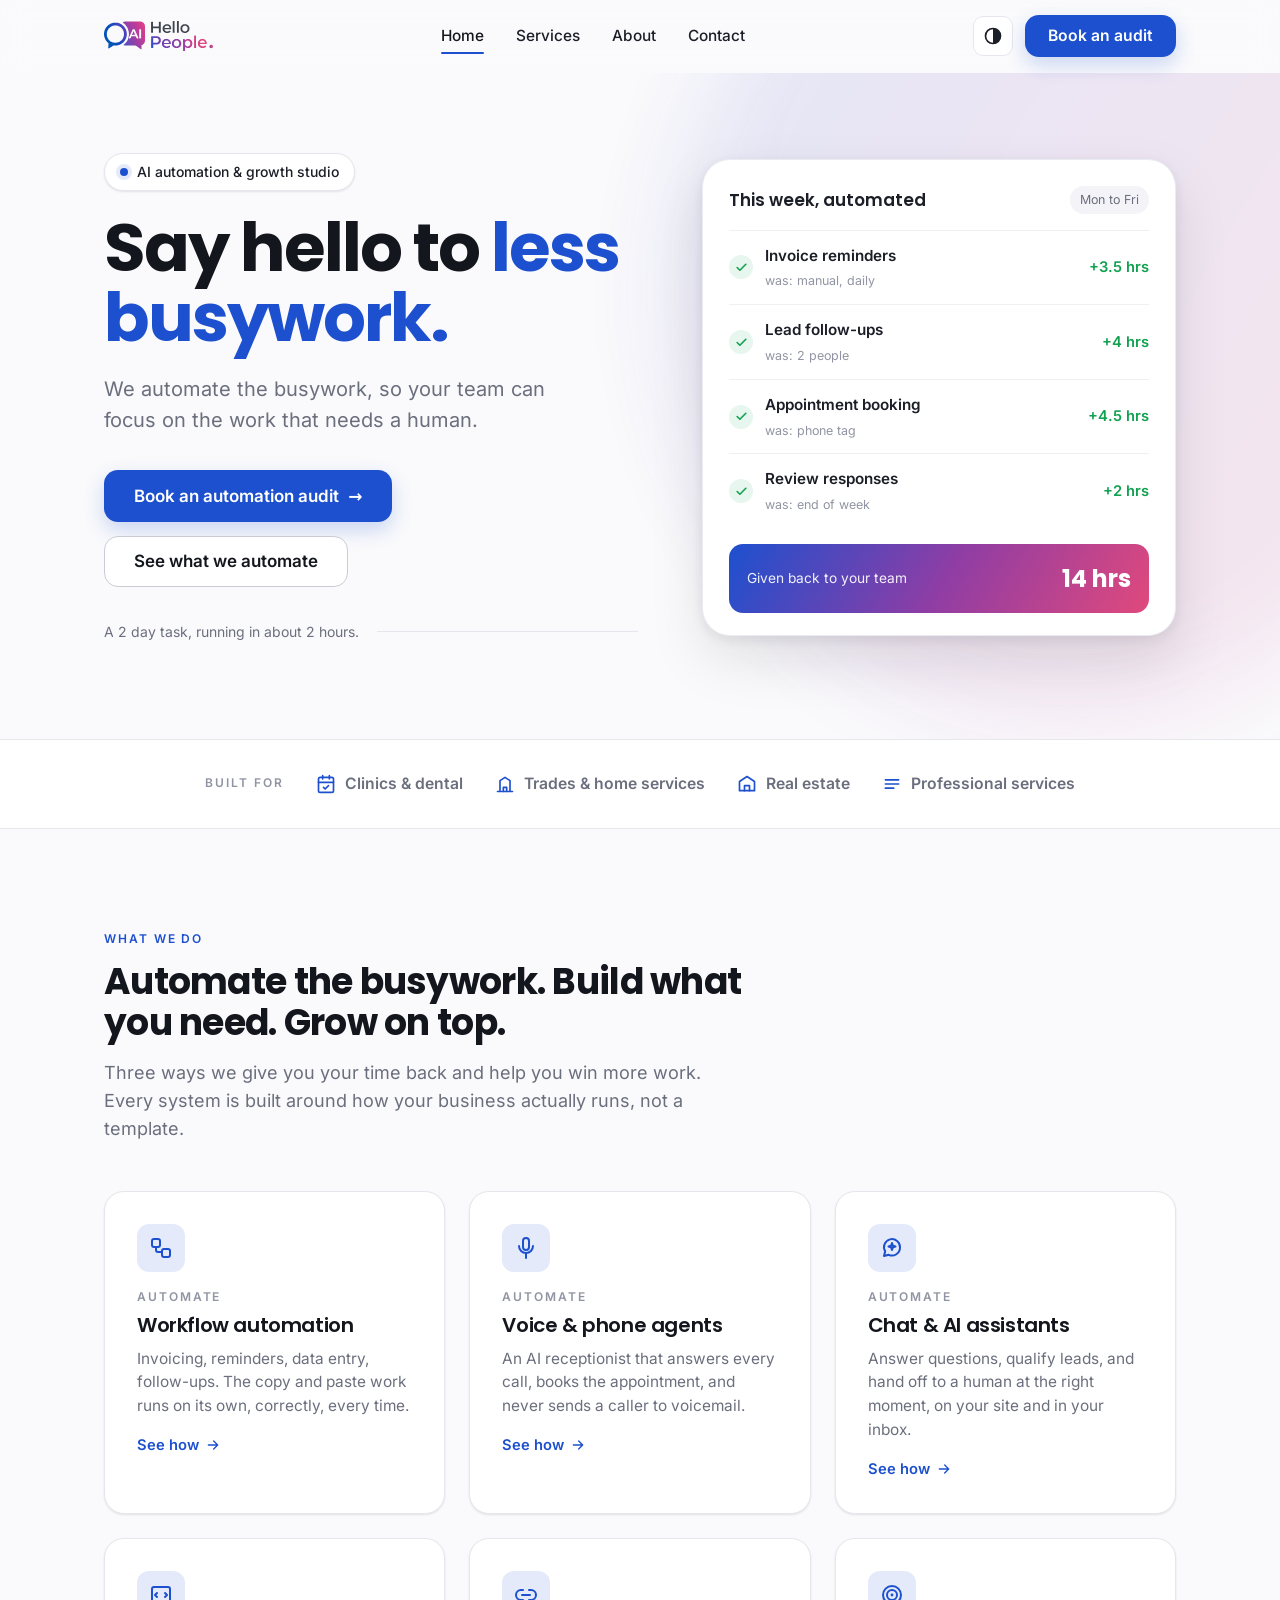
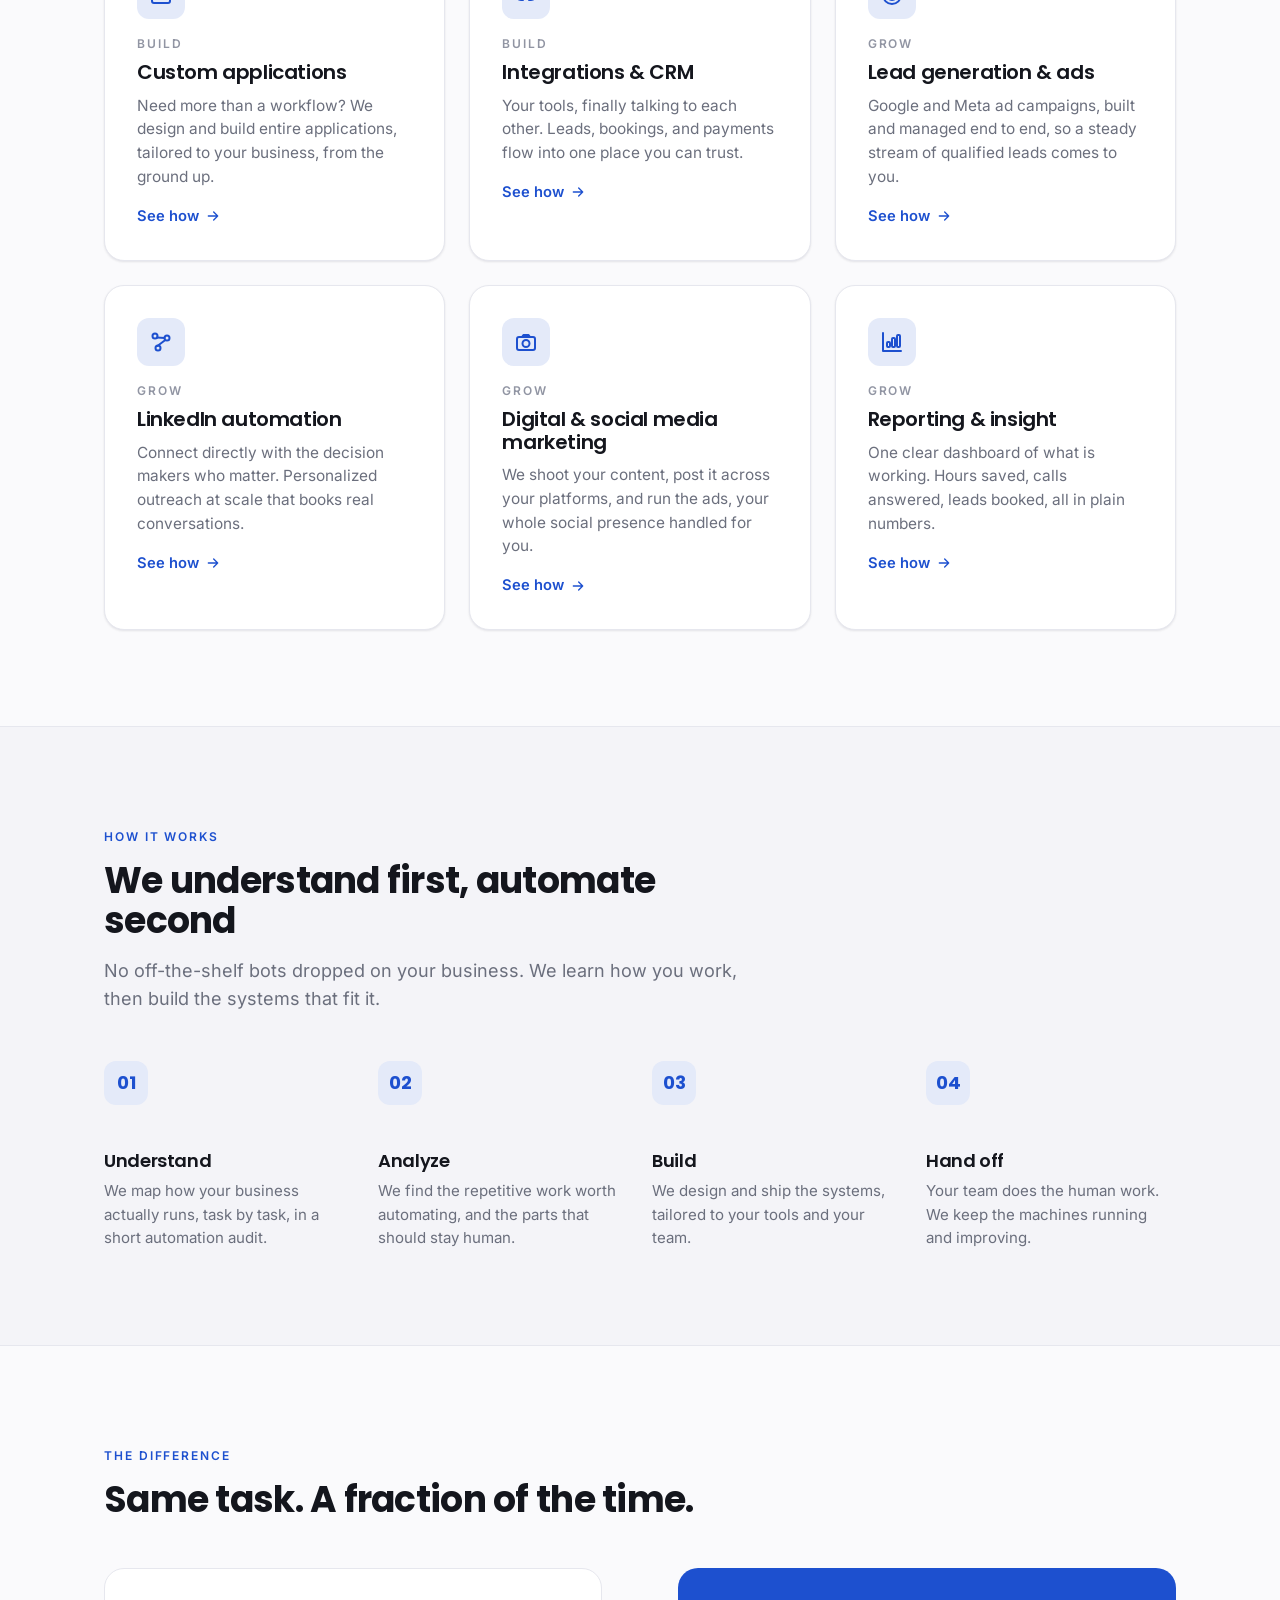
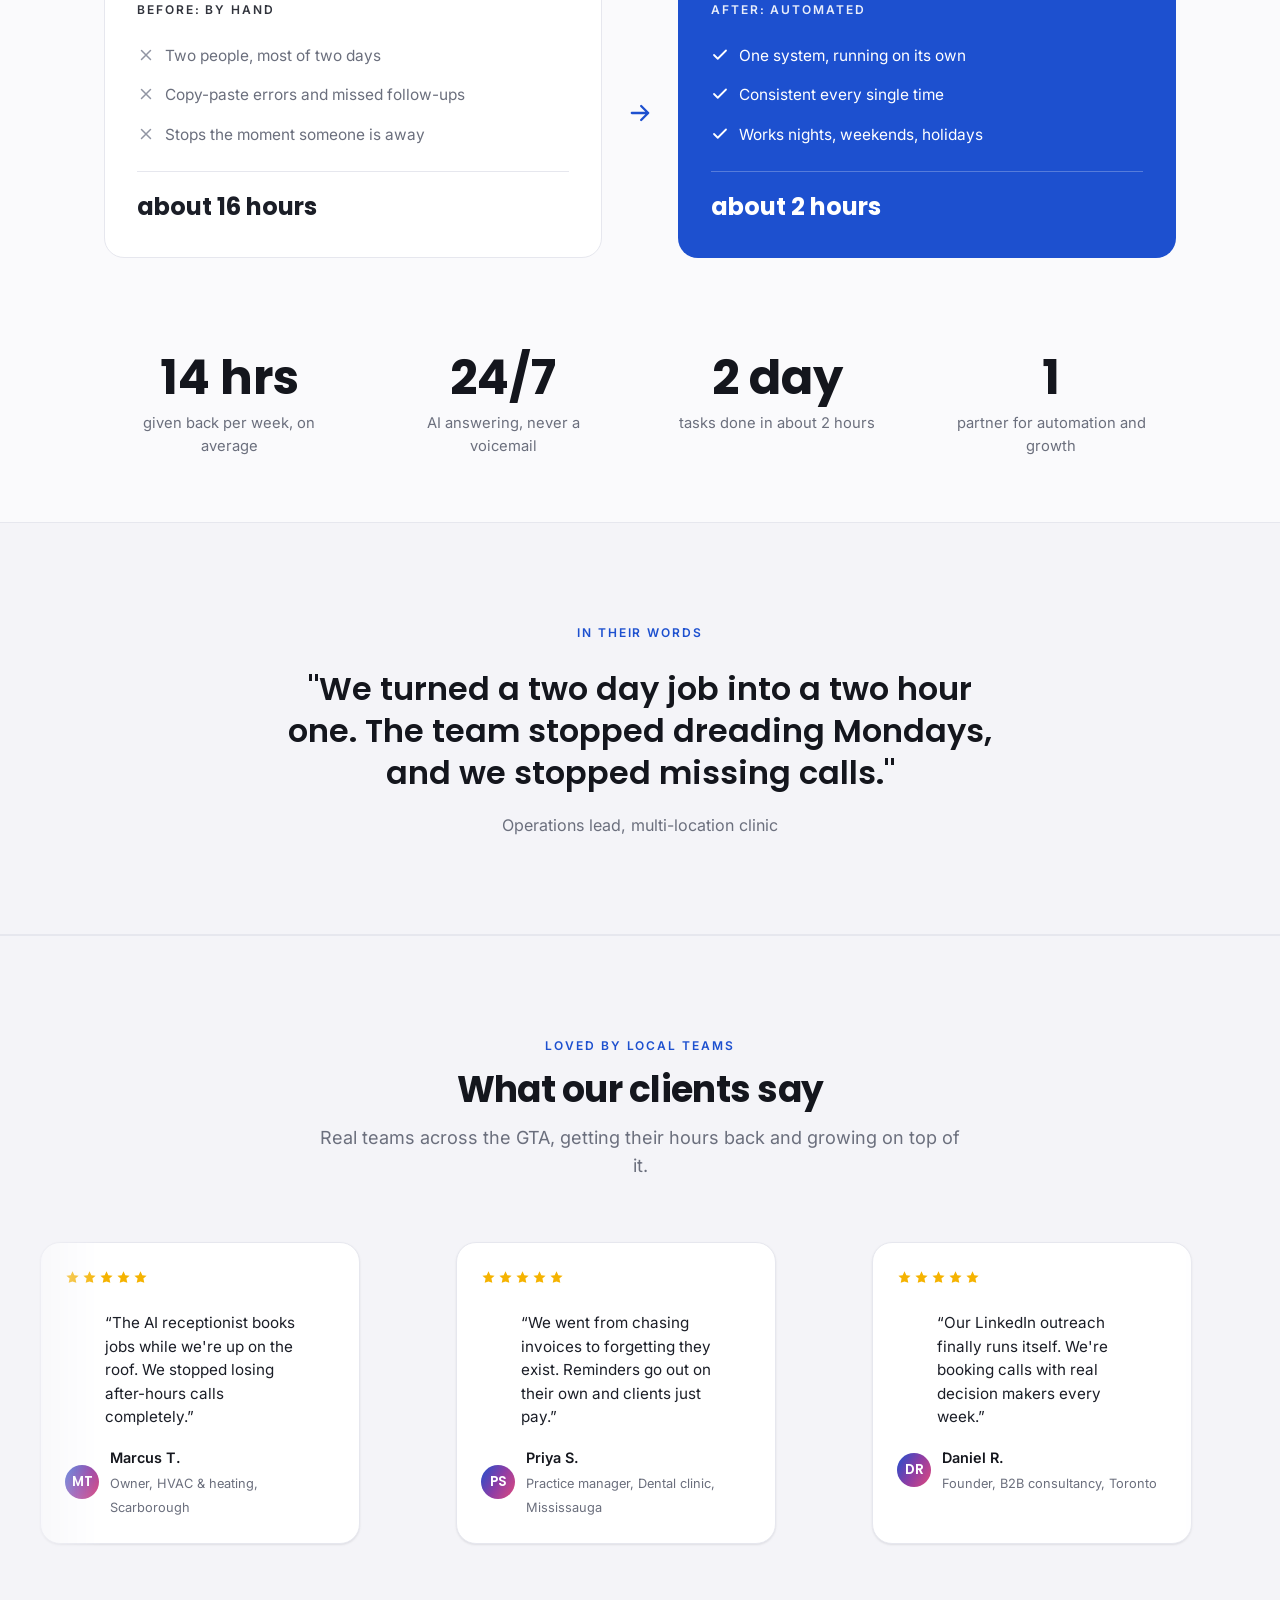
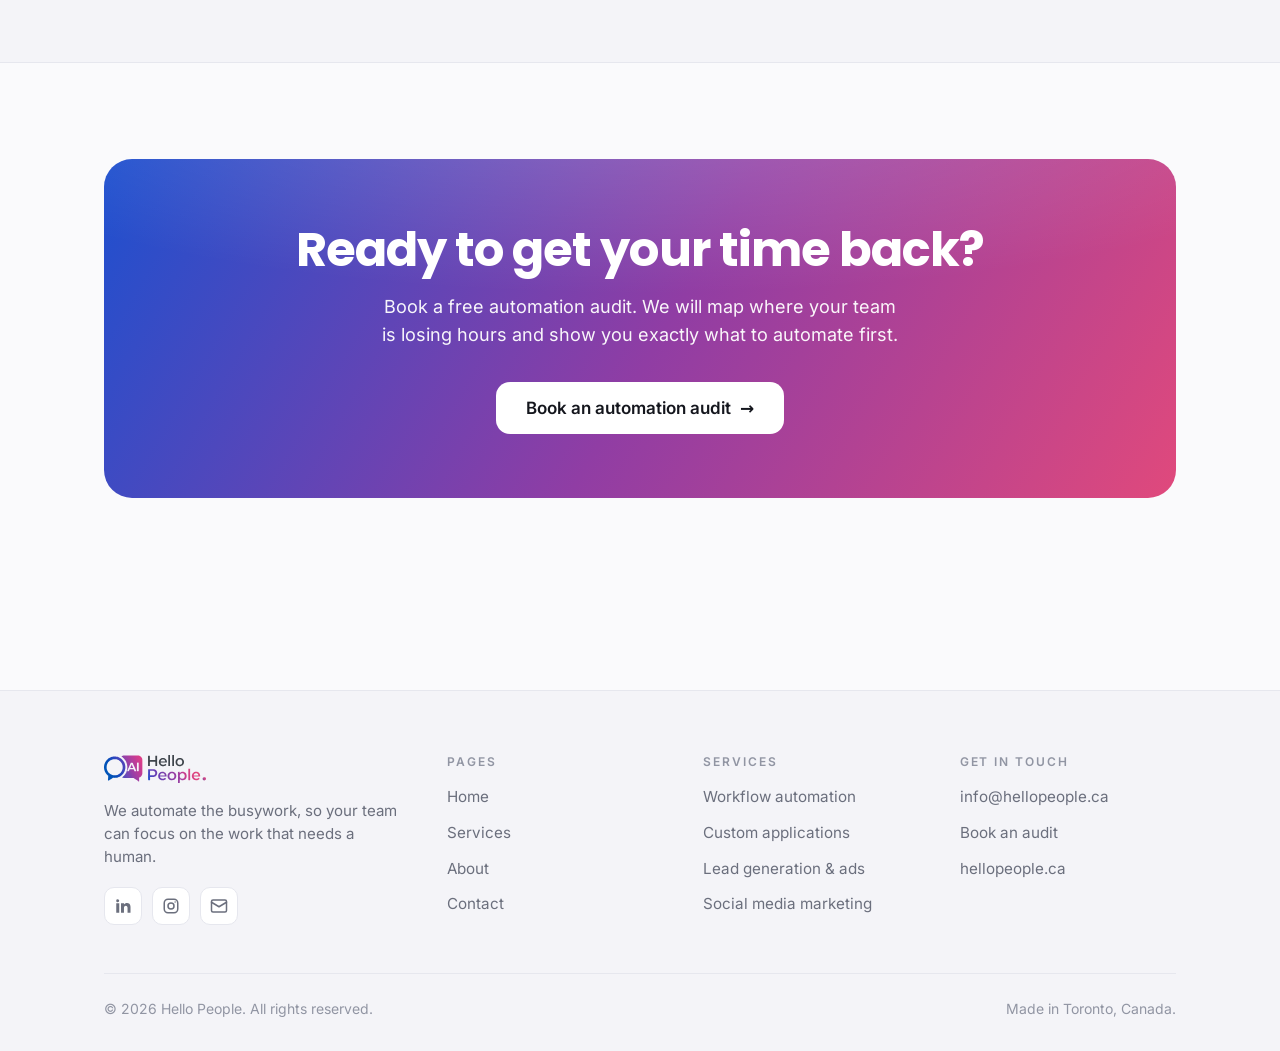
<file: index.html>
<!doctype html>
<html lang="en">
<head>
<meta charset="utf-8">
<meta name="viewport" content="width=device-width, initial-scale=1">
<title>Hello People, AI automation and growth studio</title>
<meta name="description" content="Hello People automates the busywork, so your team can focus on the work that needs a human. AI automation, voice and chat agents, and growth systems, built around how you actually work.">
<meta name="theme-color" content="#1D50CF">
<link rel="icon" href="assets/logo/hello-people-favicon.svg" type="image/svg+xml">
<meta property="og:type" content="website">
<meta property="og:title" content="Hello People, AI automation and growth studio">
<meta property="og:description" content="We automate the busywork, so your team can focus on the work that needs a human.">
<meta property="og:site_name" content="Hello People">
<link rel="stylesheet" href="assets/css/fonts.css">
<link rel="stylesheet" href="assets/css/tokens.css">
<link rel="stylesheet" href="assets/css/components.css">
<link rel="stylesheet" href="assets/css/site.css">
<script>try{var t=localStorage.getItem('hp-theme');if(t==='light'||t==='dark')document.documentElement.setAttribute('data-theme',t);document.documentElement.classList.add('js');}catch(e){}</script>
</head>
<body>
<a class="skip" href="#main">Skip to content</a>

<!-- ===================================== HEADER ===================================== -->
<header class="site-header">
  <div class="wrap nav">
    <a class="nav-logo" href="index.html" aria-label="Hello People, home">
      <img class="logo-light" src="assets/logo/hello-people-logo.svg" alt="Hello People" width="150" height="30">
      <img class="logo-dark" src="assets/logo/hello-people-logo-onDark-exact.svg" alt="Hello People" width="150" height="30">
    </a>
    <nav class="nav-links" aria-label="Primary">
      <a href="index.html" aria-current="page">Home</a>
      <a href="services.html">Services</a>
      <a href="about.html">About</a>
      <a href="contact.html">Contact</a>
    </nav>
    <div class="nav-right">
      <button class="hp-icon-btn" data-theme-toggle aria-label="Toggle light or dark theme" title="Toggle theme">
        <svg viewBox="0 0 24 24" width="20" height="20" fill="none" stroke="currentColor" stroke-width="2" stroke-linecap="round" stroke-linejoin="round"><circle cx="12" cy="12" r="9"/><path d="M12 3a9 9 0 0 1 0 18z" fill="currentColor" stroke="none"/></svg>
      </button>
      <a class="hp-btn hp-btn--primary nav-cta" href="contact.html">Book an audit</a>
      <button class="hp-icon-btn nav-toggle" data-nav-toggle aria-label="Open menu" aria-expanded="false">
        <svg viewBox="0 0 24 24" width="20" height="20" fill="none" stroke="currentColor" stroke-width="2" stroke-linecap="round"><path d="M3 6h18M3 12h18M3 18h18"/></svg>
      </button>
    </div>
  </div>
</header>
<div class="nav-panel" aria-label="Mobile menu">
  <div class="wrap">
    <a href="index.html">Home</a>
    <a href="services.html">Services</a>
    <a href="about.html">About</a>
    <a href="contact.html">Contact</a>
    <a class="hp-btn hp-btn--primary" href="contact.html">Book an audit</a>
  </div>
</div>

<main id="main">

<!-- ===================================== HERO ===================================== -->
<section class="hero">
  <div class="wrap hero-grid">
    <div>
      <span class="hero-badge"><span class="dot"></span> AI automation &amp; growth studio</span>
      <h1>Say hello to <span class="accent-word">less busywork.</span></h1>
      <p class="sub">We automate the busywork, so your team can focus on the work that needs a human.</p>
      <div class="hero-cta">
        <a class="hp-btn hp-btn--primary hp-btn--lg" href="contact.html">Book an automation audit <span class="hp-btn__arrow">&rarr;</span></a>
        <a class="hp-btn hp-btn--ghost hp-btn--lg" href="services.html">See what we automate</a>
      </div>
      <div class="hero-proof"><span>A 2 day task, running in about 2 hours.</span><span class="line"></span></div>
    </div>
    <div class="ledger reveal" aria-label="Example of tasks automated in a week">
      <div class="ledger-head">
        <span class="t">This week, automated</span>
        <span class="wk">Mon to Fri</span>
      </div>
      <div class="ledger-row">
        <span class="ledger-task"><span class="ledger-check"><svg width="13" height="13" viewBox="0 0 24 24" fill="none" stroke="currentColor" stroke-width="3" stroke-linecap="round" stroke-linejoin="round"><path d="M20 6L9 17l-5-5"/></svg></span><span><span class="name">Invoice reminders</span><br><span class="who">was: manual, daily</span></span></span>
        <span class="saved">+3.5 hrs</span>
      </div>
      <div class="ledger-row">
        <span class="ledger-task"><span class="ledger-check"><svg width="13" height="13" viewBox="0 0 24 24" fill="none" stroke="currentColor" stroke-width="3" stroke-linecap="round" stroke-linejoin="round"><path d="M20 6L9 17l-5-5"/></svg></span><span><span class="name">Lead follow-ups</span><br><span class="who">was: 2 people</span></span></span>
        <span class="saved">+4 hrs</span>
      </div>
      <div class="ledger-row">
        <span class="ledger-task"><span class="ledger-check"><svg width="13" height="13" viewBox="0 0 24 24" fill="none" stroke="currentColor" stroke-width="3" stroke-linecap="round" stroke-linejoin="round"><path d="M20 6L9 17l-5-5"/></svg></span><span><span class="name">Appointment booking</span><br><span class="who">was: phone tag</span></span></span>
        <span class="saved">+4.5 hrs</span>
      </div>
      <div class="ledger-row">
        <span class="ledger-task"><span class="ledger-check"><svg width="13" height="13" viewBox="0 0 24 24" fill="none" stroke="currentColor" stroke-width="3" stroke-linecap="round" stroke-linejoin="round"><path d="M20 6L9 17l-5-5"/></svg></span><span><span class="name">Review responses</span><br><span class="who">was: end of week</span></span></span>
        <span class="saved">+2 hrs</span>
      </div>
      <div class="ledger-total">
        <span class="lbl">Given back to your team</span>
        <span class="big">14 hrs</span>
      </div>
    </div>
  </div>
</section>

<!-- ===================================== TRUST ===================================== -->
<div class="trust">
  <div class="wrap trust-inner">
    <span class="trust-label">Built for</span>
    <span class="trust-item"><svg viewBox="0 0 24 24" fill="none" stroke="currentColor" stroke-width="2" stroke-linecap="round" stroke-linejoin="round"><rect x="3" y="4" width="18" height="18" rx="2"/><path d="M16 2v4M8 2v4M3 10h18"/><path d="m9 16 2 2 4-4"/></svg> Clinics &amp; dental</span>
    <span class="trust-item"><svg viewBox="0 0 24 24" fill="none" stroke="currentColor" stroke-width="2" stroke-linecap="round" stroke-linejoin="round"><path d="M3 21h18M6 21V8l6-4 6 4v13"/><path d="M10 21v-5h4v5"/></svg> Trades &amp; home services</span>
    <span class="trust-item"><svg viewBox="0 0 24 24" fill="none" stroke="currentColor" stroke-width="2" stroke-linecap="round" stroke-linejoin="round"><path d="M3 9l9-6 9 6v11H3z"/><path d="M9 20v-6h6v6"/></svg> Real estate</span>
    <span class="trust-item"><svg viewBox="0 0 24 24" fill="none" stroke="currentColor" stroke-width="2" stroke-linecap="round" stroke-linejoin="round"><path d="M4 7h16M4 12h16M4 17h10"/></svg> Professional services</span>
  </div>
</div>

<!-- ===================================== SERVICES ===================================== -->
<section class="section" id="services">
  <div class="wrap">
    <div class="section-head">
      <span class="eyebrow">What we do</span>
      <h2>Automate the busywork. Build what you need. Grow on top.</h2>
      <p class="lede">Three ways we give you your time back and help you win more work. Every system is built around how your business actually runs, not a template.</p>
    </div>
    <div class="cards">
      <article class="feature reveal">
        <span class="ico"><svg viewBox="0 0 24 24" fill="none" stroke="currentColor" stroke-width="2" stroke-linecap="round" stroke-linejoin="round"><rect x="3" y="3" width="8" height="8" rx="2"/><path d="M7 11v3a2 2 0 0 0 2 2h4"/><rect x="13" y="13" width="8" height="8" rx="2"/></svg></span>
        <div class="kicker">Automate</div>
        <h3>Workflow automation</h3>
        <p>Invoicing, reminders, data entry, follow-ups. The copy and paste work runs on its own, correctly, every time.</p>
        <a class="more" href="services.html">See how <svg viewBox="0 0 24 24" fill="none" stroke="currentColor" stroke-width="2" stroke-linecap="round" stroke-linejoin="round"><path d="M5 12h14M13 6l6 6-6 6"/></svg></a>
      </article>
      <article class="feature reveal" data-delay="60">
        <span class="ico"><svg viewBox="0 0 24 24" fill="none" stroke="currentColor" stroke-width="2" stroke-linecap="round" stroke-linejoin="round"><rect x="9" y="2" width="6" height="12" rx="3"/><path d="M5 10a7 7 0 0 0 14 0"/><path d="M12 17v5"/></svg></span>
        <div class="kicker">Automate</div>
        <h3>Voice &amp; phone agents</h3>
        <p>An AI receptionist that answers every call, books the appointment, and never sends a caller to voicemail.</p>
        <a class="more" href="services.html">See how <svg viewBox="0 0 24 24" fill="none" stroke="currentColor" stroke-width="2" stroke-linecap="round" stroke-linejoin="round"><path d="M5 12h14M13 6l6 6-6 6"/></svg></a>
      </article>
      <article class="feature reveal" data-delay="120">
        <span class="ico"><svg viewBox="0 0 24 24" fill="none" stroke="currentColor" stroke-width="2" stroke-linecap="round" stroke-linejoin="round"><path d="M20 11.5a8 8 0 0 1-11.3 7.3L4 20l1.2-4.7A8 8 0 1 1 20 11.5z"/><path d="m12 7 .9 2.6 2.6.9-2.6.9L12 14l-.9-2.6L8.5 10.5l2.6-.9z"/></svg></span>
        <div class="kicker">Automate</div>
        <h3>Chat &amp; AI assistants</h3>
        <p>Answer questions, qualify leads, and hand off to a human at the right moment, on your site and in your inbox.</p>
        <a class="more" href="services.html">See how <svg viewBox="0 0 24 24" fill="none" stroke="currentColor" stroke-width="2" stroke-linecap="round" stroke-linejoin="round"><path d="M5 12h14M13 6l6 6-6 6"/></svg></a>
      </article>
      <article class="feature reveal">
        <span class="ico"><svg viewBox="0 0 24 24" fill="none" stroke="currentColor" stroke-width="2" stroke-linecap="round" stroke-linejoin="round"><rect x="3" y="4" width="18" height="16" rx="2"/><path d="m8 10-2 2 2 2M16 10l2 2-2 2"/></svg></span>
        <div class="kicker">Build</div>
        <h3>Custom applications</h3>
        <p>Need more than a workflow? We design and build entire applications, tailored to your business, from the ground up.</p>
        <a class="more" href="services.html">See how <svg viewBox="0 0 24 24" fill="none" stroke="currentColor" stroke-width="2" stroke-linecap="round" stroke-linejoin="round"><path d="M5 12h14M13 6l6 6-6 6"/></svg></a>
      </article>
      <article class="feature reveal" data-delay="60">
        <span class="ico"><svg viewBox="0 0 24 24" fill="none" stroke="currentColor" stroke-width="2" stroke-linecap="round" stroke-linejoin="round"><path d="M9 17H7A5 5 0 0 1 7 7h2"/><path d="M15 7h2a5 5 0 1 1 0 10h-2"/><line x1="8" y1="12" x2="16" y2="12"/></svg></span>
        <div class="kicker">Build</div>
        <h3>Integrations &amp; CRM</h3>
        <p>Your tools, finally talking to each other. Leads, bookings, and payments flow into one place you can trust.</p>
        <a class="more" href="services.html">See how <svg viewBox="0 0 24 24" fill="none" stroke="currentColor" stroke-width="2" stroke-linecap="round" stroke-linejoin="round"><path d="M5 12h14M13 6l6 6-6 6"/></svg></a>
      </article>
      <article class="feature reveal" data-delay="120">
        <span class="ico"><svg viewBox="0 0 24 24" fill="none" stroke="currentColor" stroke-width="2" stroke-linecap="round" stroke-linejoin="round"><circle cx="12" cy="12" r="9"/><circle cx="12" cy="12" r="5"/><circle cx="12" cy="12" r="1.4" fill="currentColor" stroke="none"/></svg></span>
        <div class="kicker">Grow</div>
        <h3>Lead generation &amp; ads</h3>
        <p>Google and Meta ad campaigns, built and managed end to end, so a steady stream of qualified leads comes to you.</p>
        <a class="more" href="services.html">See how <svg viewBox="0 0 24 24" fill="none" stroke="currentColor" stroke-width="2" stroke-linecap="round" stroke-linejoin="round"><path d="M5 12h14M13 6l6 6-6 6"/></svg></a>
      </article>
      <article class="feature reveal">
        <span class="ico"><svg viewBox="0 0 24 24" fill="none" stroke="currentColor" stroke-width="2" stroke-linecap="round" stroke-linejoin="round"><circle cx="6" cy="6" r="2.5"/><circle cx="18" cy="8" r="2.5"/><circle cx="9" cy="18" r="2.5"/><path d="M8 7.4 15.6 8M8.4 16 16 10.2"/></svg></span>
        <div class="kicker">Grow</div>
        <h3>LinkedIn automation</h3>
        <p>Connect directly with the decision makers who matter. Personalized outreach at scale that books real conversations.</p>
        <a class="more" href="services.html">See how <svg viewBox="0 0 24 24" fill="none" stroke="currentColor" stroke-width="2" stroke-linecap="round" stroke-linejoin="round"><path d="M5 12h14M13 6l6 6-6 6"/></svg></a>
      </article>
      <article class="feature reveal" data-delay="60">
        <span class="ico"><svg viewBox="0 0 24 24" fill="none" stroke="currentColor" stroke-width="2" stroke-linecap="round" stroke-linejoin="round"><rect x="3" y="7" width="18" height="13" rx="2"/><circle cx="12" cy="13.5" r="3.5"/><path d="M8 7l1.4-2h5.2L16 7"/></svg></span>
        <div class="kicker">Grow</div>
        <h3>Digital &amp; social media marketing</h3>
        <p>We shoot your content, post it across your platforms, and run the ads, your whole social presence handled for you.</p>
        <a class="more" href="services.html">See how <svg viewBox="0 0 24 24" fill="none" stroke="currentColor" stroke-width="2" stroke-linecap="round" stroke-linejoin="round"><path d="M5 12h14M13 6l6 6-6 6"/></svg></a>
      </article>
      <article class="feature reveal" data-delay="120">
        <span class="ico"><svg viewBox="0 0 24 24" fill="none" stroke="currentColor" stroke-width="2" stroke-linecap="round" stroke-linejoin="round"><path d="M3 3v18h18"/><rect x="7" y="12" width="3" height="5" rx="1"/><rect x="12" y="8" width="3" height="9" rx="1"/><rect x="17" y="5" width="3" height="12" rx="1"/></svg></span>
        <div class="kicker">Grow</div>
        <h3>Reporting &amp; insight</h3>
        <p>One clear dashboard of what is working. Hours saved, calls answered, leads booked, all in plain numbers.</p>
        <a class="more" href="services.html">See how <svg viewBox="0 0 24 24" fill="none" stroke="currentColor" stroke-width="2" stroke-linecap="round" stroke-linejoin="round"><path d="M5 12h14M13 6l6 6-6 6"/></svg></a>
      </article>
    </div>
  </div>
</section>

<!-- ===================================== PROCESS ===================================== -->
<section class="section section--alt" id="process">
  <div class="wrap">
    <div class="section-head">
      <span class="eyebrow">How it works</span>
      <h2>We understand first, automate second</h2>
      <p class="lede">No off-the-shelf bots dropped on your business. We learn how you work, then build the systems that fit it.</p>
    </div>
    <div class="steps">
      <div class="step reveal"><h3>Understand</h3><p>We map how your business actually runs, task by task, in a short automation audit.</p></div>
      <div class="step reveal" data-delay="60"><h3>Analyze</h3><p>We find the repetitive work worth automating, and the parts that should stay human.</p></div>
      <div class="step reveal" data-delay="120"><h3>Build</h3><p>We design and ship the systems, tailored to your tools and your team.</p></div>
      <div class="step reveal" data-delay="180"><h3>Hand off</h3><p>Your team does the human work. We keep the machines running and improving.</p></div>
    </div>
  </div>
</section>

<!-- ===================================== BEFORE / AFTER ===================================== -->
<section class="section" id="results">
  <div class="wrap">
    <div class="section-head">
      <span class="eyebrow">The difference</span>
      <h2>Same task. A fraction of the time.</h2>
    </div>
    <div class="ba reveal">
      <div class="ba-col ba-before">
        <div class="lbl">Before: by hand</div>
        <div class="ba-item"><svg viewBox="0 0 24 24" fill="none" stroke="currentColor" stroke-width="2" stroke-linecap="round"><path d="M18 6L6 18M6 6l12 12"/></svg> Two people, most of two days</div>
        <div class="ba-item"><svg viewBox="0 0 24 24" fill="none" stroke="currentColor" stroke-width="2" stroke-linecap="round"><path d="M18 6L6 18M6 6l12 12"/></svg> Copy-paste errors and missed follow-ups</div>
        <div class="ba-item"><svg viewBox="0 0 24 24" fill="none" stroke="currentColor" stroke-width="2" stroke-linecap="round"><path d="M18 6L6 18M6 6l12 12"/></svg> Stops the moment someone is away</div>
        <div class="ba-time">about 16 hours</div>
      </div>
      <div class="ba-mid"><svg viewBox="0 0 24 24" fill="none" stroke="currentColor" stroke-width="2" stroke-linecap="round" stroke-linejoin="round"><path d="M5 12h14M13 6l6 6-6 6"/></svg></div>
      <div class="ba-col ba-after">
        <div class="lbl">After: automated</div>
        <div class="ba-item"><svg viewBox="0 0 24 24" fill="none" stroke="currentColor" stroke-width="2.4" stroke-linecap="round" stroke-linejoin="round"><path d="M20 6L9 17l-5-5"/></svg> One system, running on its own</div>
        <div class="ba-item"><svg viewBox="0 0 24 24" fill="none" stroke="currentColor" stroke-width="2.4" stroke-linecap="round" stroke-linejoin="round"><path d="M20 6L9 17l-5-5"/></svg> Consistent every single time</div>
        <div class="ba-item"><svg viewBox="0 0 24 24" fill="none" stroke="currentColor" stroke-width="2.4" stroke-linecap="round" stroke-linejoin="round"><path d="M20 6L9 17l-5-5"/></svg> Works nights, weekends, holidays</div>
        <div class="ba-time">about 2 hours</div>
      </div>
    </div>
  </div>
</section>

<!-- ===================================== STATS ===================================== -->
<section class="section section--tight" style="padding-top:0">
  <div class="wrap">
    <div class="stats">
      <div class="stat reveal"><div class="num">14 hrs</div><div class="lbl">given back per week, on average</div></div>
      <div class="stat reveal" data-delay="60"><div class="num">24/7</div><div class="lbl">AI answering, never a voicemail</div></div>
      <div class="stat reveal" data-delay="120"><div class="num">2 day</div><div class="lbl">tasks done in about 2 hours</div></div>
      <div class="stat reveal" data-delay="180"><div class="num">1</div><div class="lbl">partner for automation and growth</div></div>
    </div>
  </div>
</section>

<!-- ===================================== TESTIMONIAL ===================================== -->
<section class="section section--alt">
  <div class="wrap wrap--narrow center">
    <span class="eyebrow">In their words</span>
    <blockquote style="font-family:var(--hp-font-display);font-weight:600;font-size:clamp(1.4rem,3vw,2rem);line-height:1.3;color:var(--hp-text-strong);margin:12px 0 0">
      "We turned a two day job into a two hour one. The team stopped dreading Mondays, and we stopped missing calls."
    </blockquote>
    <p style="margin-top:20px;color:var(--hp-text-muted)">Operations lead, multi-location clinic</p>
  </div>
</section>

<!-- ===================================== REVIEWS ===================================== -->
<section class="section section--alt" id="reviews" aria-label="Client reviews">
  <div class="wrap">
    <div class="reviews-head">
      <span class="eyebrow">Loved by local teams</span>
      <h2 style="font-size:clamp(1.9rem,3.6vw,var(--hp-text-3xl));font-weight:700">What our clients say</h2>
      <p class="lede">Real teams across the GTA, getting their hours back and growing on top of it.</p>
    </div>
  </div>
  <div class="marquee">
    <div class="marquee__track">
      <figure class="review"><div class="review__stars" aria-label="5 out of 5 stars"><svg viewBox="0 0 24 24" fill="currentColor" aria-hidden="true"><path d="M12 2l2.9 6.3 6.9.7-5.2 4.6 1.5 6.8L12 18.2 5.9 20.4l1.5-6.8L2.2 9l6.9-.7z"/></svg><svg viewBox="0 0 24 24" fill="currentColor" aria-hidden="true"><path d="M12 2l2.9 6.3 6.9.7-5.2 4.6 1.5 6.8L12 18.2 5.9 20.4l1.5-6.8L2.2 9l6.9-.7z"/></svg><svg viewBox="0 0 24 24" fill="currentColor" aria-hidden="true"><path d="M12 2l2.9 6.3 6.9.7-5.2 4.6 1.5 6.8L12 18.2 5.9 20.4l1.5-6.8L2.2 9l6.9-.7z"/></svg><svg viewBox="0 0 24 24" fill="currentColor" aria-hidden="true"><path d="M12 2l2.9 6.3 6.9.7-5.2 4.6 1.5 6.8L12 18.2 5.9 20.4l1.5-6.8L2.2 9l6.9-.7z"/></svg><svg viewBox="0 0 24 24" fill="currentColor" aria-hidden="true"><path d="M12 2l2.9 6.3 6.9.7-5.2 4.6 1.5 6.8L12 18.2 5.9 20.4l1.5-6.8L2.2 9l6.9-.7z"/></svg></div><blockquote><p>&ldquo;The AI receptionist books jobs while we're up on the roof. We stopped losing after-hours calls completely.&rdquo;</p></blockquote><figcaption class="review__who"><span class="review__avatar" aria-hidden="true">MT</span><span><span class="review__name">Marcus T.</span><br><span class="review__role">Owner, HVAC &amp; heating, Scarborough</span></span></figcaption></figure>
      <figure class="review"><div class="review__stars" aria-label="5 out of 5 stars"><svg viewBox="0 0 24 24" fill="currentColor" aria-hidden="true"><path d="M12 2l2.9 6.3 6.9.7-5.2 4.6 1.5 6.8L12 18.2 5.9 20.4l1.5-6.8L2.2 9l6.9-.7z"/></svg><svg viewBox="0 0 24 24" fill="currentColor" aria-hidden="true"><path d="M12 2l2.9 6.3 6.9.7-5.2 4.6 1.5 6.8L12 18.2 5.9 20.4l1.5-6.8L2.2 9l6.9-.7z"/></svg><svg viewBox="0 0 24 24" fill="currentColor" aria-hidden="true"><path d="M12 2l2.9 6.3 6.9.7-5.2 4.6 1.5 6.8L12 18.2 5.9 20.4l1.5-6.8L2.2 9l6.9-.7z"/></svg><svg viewBox="0 0 24 24" fill="currentColor" aria-hidden="true"><path d="M12 2l2.9 6.3 6.9.7-5.2 4.6 1.5 6.8L12 18.2 5.9 20.4l1.5-6.8L2.2 9l6.9-.7z"/></svg><svg viewBox="0 0 24 24" fill="currentColor" aria-hidden="true"><path d="M12 2l2.9 6.3 6.9.7-5.2 4.6 1.5 6.8L12 18.2 5.9 20.4l1.5-6.8L2.2 9l6.9-.7z"/></svg></div><blockquote><p>&ldquo;We went from chasing invoices to forgetting they exist. Reminders go out on their own and clients just pay.&rdquo;</p></blockquote><figcaption class="review__who"><span class="review__avatar" aria-hidden="true">PS</span><span><span class="review__name">Priya S.</span><br><span class="review__role">Practice manager, Dental clinic, Mississauga</span></span></figcaption></figure>
      <figure class="review"><div class="review__stars" aria-label="5 out of 5 stars"><svg viewBox="0 0 24 24" fill="currentColor" aria-hidden="true"><path d="M12 2l2.9 6.3 6.9.7-5.2 4.6 1.5 6.8L12 18.2 5.9 20.4l1.5-6.8L2.2 9l6.9-.7z"/></svg><svg viewBox="0 0 24 24" fill="currentColor" aria-hidden="true"><path d="M12 2l2.9 6.3 6.9.7-5.2 4.6 1.5 6.8L12 18.2 5.9 20.4l1.5-6.8L2.2 9l6.9-.7z"/></svg><svg viewBox="0 0 24 24" fill="currentColor" aria-hidden="true"><path d="M12 2l2.9 6.3 6.9.7-5.2 4.6 1.5 6.8L12 18.2 5.9 20.4l1.5-6.8L2.2 9l6.9-.7z"/></svg><svg viewBox="0 0 24 24" fill="currentColor" aria-hidden="true"><path d="M12 2l2.9 6.3 6.9.7-5.2 4.6 1.5 6.8L12 18.2 5.9 20.4l1.5-6.8L2.2 9l6.9-.7z"/></svg><svg viewBox="0 0 24 24" fill="currentColor" aria-hidden="true"><path d="M12 2l2.9 6.3 6.9.7-5.2 4.6 1.5 6.8L12 18.2 5.9 20.4l1.5-6.8L2.2 9l6.9-.7z"/></svg></div><blockquote><p>&ldquo;Our LinkedIn outreach finally runs itself. We're booking calls with real decision makers every week.&rdquo;</p></blockquote><figcaption class="review__who"><span class="review__avatar" aria-hidden="true">DR</span><span><span class="review__name">Daniel R.</span><br><span class="review__role">Founder, B2B consultancy, Toronto</span></span></figcaption></figure>
      <figure class="review"><div class="review__stars" aria-label="5 out of 5 stars"><svg viewBox="0 0 24 24" fill="currentColor" aria-hidden="true"><path d="M12 2l2.9 6.3 6.9.7-5.2 4.6 1.5 6.8L12 18.2 5.9 20.4l1.5-6.8L2.2 9l6.9-.7z"/></svg><svg viewBox="0 0 24 24" fill="currentColor" aria-hidden="true"><path d="M12 2l2.9 6.3 6.9.7-5.2 4.6 1.5 6.8L12 18.2 5.9 20.4l1.5-6.8L2.2 9l6.9-.7z"/></svg><svg viewBox="0 0 24 24" fill="currentColor" aria-hidden="true"><path d="M12 2l2.9 6.3 6.9.7-5.2 4.6 1.5 6.8L12 18.2 5.9 20.4l1.5-6.8L2.2 9l6.9-.7z"/></svg><svg viewBox="0 0 24 24" fill="currentColor" aria-hidden="true"><path d="M12 2l2.9 6.3 6.9.7-5.2 4.6 1.5 6.8L12 18.2 5.9 20.4l1.5-6.8L2.2 9l6.9-.7z"/></svg><svg viewBox="0 0 24 24" fill="currentColor" aria-hidden="true"><path d="M12 2l2.9 6.3 6.9.7-5.2 4.6 1.5 6.8L12 18.2 5.9 20.4l1.5-6.8L2.2 9l6.9-.7z"/></svg></div><blockquote><p>&ldquo;They rebuilt our whole intake as one app. What used to take three tools now takes one click.&rdquo;</p></blockquote><figcaption class="review__who"><span class="review__avatar" aria-hidden="true">AO</span><span><span class="review__name">Amara O.</span><br><span class="review__role">Director, Home-care agency, Brampton</span></span></figcaption></figure>
      <figure class="review"><div class="review__stars" aria-label="5 out of 5 stars"><svg viewBox="0 0 24 24" fill="currentColor" aria-hidden="true"><path d="M12 2l2.9 6.3 6.9.7-5.2 4.6 1.5 6.8L12 18.2 5.9 20.4l1.5-6.8L2.2 9l6.9-.7z"/></svg><svg viewBox="0 0 24 24" fill="currentColor" aria-hidden="true"><path d="M12 2l2.9 6.3 6.9.7-5.2 4.6 1.5 6.8L12 18.2 5.9 20.4l1.5-6.8L2.2 9l6.9-.7z"/></svg><svg viewBox="0 0 24 24" fill="currentColor" aria-hidden="true"><path d="M12 2l2.9 6.3 6.9.7-5.2 4.6 1.5 6.8L12 18.2 5.9 20.4l1.5-6.8L2.2 9l6.9-.7z"/></svg><svg viewBox="0 0 24 24" fill="currentColor" aria-hidden="true"><path d="M12 2l2.9 6.3 6.9.7-5.2 4.6 1.5 6.8L12 18.2 5.9 20.4l1.5-6.8L2.2 9l6.9-.7z"/></svg><svg viewBox="0 0 24 24" fill="currentColor" aria-hidden="true"><path d="M12 2l2.9 6.3 6.9.7-5.2 4.6 1.5 6.8L12 18.2 5.9 20.4l1.5-6.8L2.2 9l6.9-.7z"/></svg></div><blockquote><p>&ldquo;The follow-up sequences alone paid for the entire project inside a month.&rdquo;</p></blockquote><figcaption class="review__who"><span class="review__avatar" aria-hidden="true">KL</span><span><span class="review__name">Kevin L.</span><br><span class="review__role">Sales lead, Roofing, Vaughan</span></span></figcaption></figure>
      <figure class="review"><div class="review__stars" aria-label="5 out of 5 stars"><svg viewBox="0 0 24 24" fill="currentColor" aria-hidden="true"><path d="M12 2l2.9 6.3 6.9.7-5.2 4.6 1.5 6.8L12 18.2 5.9 20.4l1.5-6.8L2.2 9l6.9-.7z"/></svg><svg viewBox="0 0 24 24" fill="currentColor" aria-hidden="true"><path d="M12 2l2.9 6.3 6.9.7-5.2 4.6 1.5 6.8L12 18.2 5.9 20.4l1.5-6.8L2.2 9l6.9-.7z"/></svg><svg viewBox="0 0 24 24" fill="currentColor" aria-hidden="true"><path d="M12 2l2.9 6.3 6.9.7-5.2 4.6 1.5 6.8L12 18.2 5.9 20.4l1.5-6.8L2.2 9l6.9-.7z"/></svg><svg viewBox="0 0 24 24" fill="currentColor" aria-hidden="true"><path d="M12 2l2.9 6.3 6.9.7-5.2 4.6 1.5 6.8L12 18.2 5.9 20.4l1.5-6.8L2.2 9l6.9-.7z"/></svg><svg viewBox="0 0 24 24" fill="currentColor" aria-hidden="true"><path d="M12 2l2.9 6.3 6.9.7-5.2 4.6 1.5 6.8L12 18.2 5.9 20.4l1.5-6.8L2.2 9l6.9-.7z"/></svg></div><blockquote><p>&ldquo;Google and Meta ads managed end to end. Our cost per lead dropped by half.&rdquo;</p></blockquote><figcaption class="review__who"><span class="review__avatar" aria-hidden="true">SM</span><span><span class="review__name">Sophie M.</span><br><span class="review__role">Marketing, Med spa, Oakville</span></span></figcaption></figure>
      <figure class="review"><div class="review__stars" aria-label="5 out of 5 stars"><svg viewBox="0 0 24 24" fill="currentColor" aria-hidden="true"><path d="M12 2l2.9 6.3 6.9.7-5.2 4.6 1.5 6.8L12 18.2 5.9 20.4l1.5-6.8L2.2 9l6.9-.7z"/></svg><svg viewBox="0 0 24 24" fill="currentColor" aria-hidden="true"><path d="M12 2l2.9 6.3 6.9.7-5.2 4.6 1.5 6.8L12 18.2 5.9 20.4l1.5-6.8L2.2 9l6.9-.7z"/></svg><svg viewBox="0 0 24 24" fill="currentColor" aria-hidden="true"><path d="M12 2l2.9 6.3 6.9.7-5.2 4.6 1.5 6.8L12 18.2 5.9 20.4l1.5-6.8L2.2 9l6.9-.7z"/></svg><svg viewBox="0 0 24 24" fill="currentColor" aria-hidden="true"><path d="M12 2l2.9 6.3 6.9.7-5.2 4.6 1.5 6.8L12 18.2 5.9 20.4l1.5-6.8L2.2 9l6.9-.7z"/></svg><svg viewBox="0 0 24 24" fill="currentColor" aria-hidden="true"><path d="M12 2l2.9 6.3 6.9.7-5.2 4.6 1.5 6.8L12 18.2 5.9 20.4l1.5-6.8L2.2 9l6.9-.7z"/></svg></div><blockquote><p>&ldquo;Content gets shot, posted, and boosted without me lifting a finger. The feed's never looked better.&rdquo;</p></blockquote><figcaption class="review__who"><span class="review__avatar" aria-hidden="true">RA</span><span><span class="review__name">Renee A.</span><br><span class="review__role">Owner, Hair salon, Toronto</span></span></figcaption></figure>
      <figure class="review"><div class="review__stars" aria-label="5 out of 5 stars"><svg viewBox="0 0 24 24" fill="currentColor" aria-hidden="true"><path d="M12 2l2.9 6.3 6.9.7-5.2 4.6 1.5 6.8L12 18.2 5.9 20.4l1.5-6.8L2.2 9l6.9-.7z"/></svg><svg viewBox="0 0 24 24" fill="currentColor" aria-hidden="true"><path d="M12 2l2.9 6.3 6.9.7-5.2 4.6 1.5 6.8L12 18.2 5.9 20.4l1.5-6.8L2.2 9l6.9-.7z"/></svg><svg viewBox="0 0 24 24" fill="currentColor" aria-hidden="true"><path d="M12 2l2.9 6.3 6.9.7-5.2 4.6 1.5 6.8L12 18.2 5.9 20.4l1.5-6.8L2.2 9l6.9-.7z"/></svg><svg viewBox="0 0 24 24" fill="currentColor" aria-hidden="true"><path d="M12 2l2.9 6.3 6.9.7-5.2 4.6 1.5 6.8L12 18.2 5.9 20.4l1.5-6.8L2.2 9l6.9-.7z"/></svg><svg viewBox="0 0 24 24" fill="currentColor" aria-hidden="true"><path d="M12 2l2.9 6.3 6.9.7-5.2 4.6 1.5 6.8L12 18.2 5.9 20.4l1.5-6.8L2.2 9l6.9-.7z"/></svg></div><blockquote><p>&ldquo;Every call answered, every message logged in the CRM. Nothing slips through anymore.&rdquo;</p></blockquote><figcaption class="review__who"><span class="review__avatar" aria-hidden="true">TH</span><span><span class="review__name">Tom H.</span><br><span class="review__role">Operations, Plumbing, Hamilton</span></span></figcaption></figure>
      <figure class="review"><div class="review__stars" aria-label="5 out of 5 stars"><svg viewBox="0 0 24 24" fill="currentColor" aria-hidden="true"><path d="M12 2l2.9 6.3 6.9.7-5.2 4.6 1.5 6.8L12 18.2 5.9 20.4l1.5-6.8L2.2 9l6.9-.7z"/></svg><svg viewBox="0 0 24 24" fill="currentColor" aria-hidden="true"><path d="M12 2l2.9 6.3 6.9.7-5.2 4.6 1.5 6.8L12 18.2 5.9 20.4l1.5-6.8L2.2 9l6.9-.7z"/></svg><svg viewBox="0 0 24 24" fill="currentColor" aria-hidden="true"><path d="M12 2l2.9 6.3 6.9.7-5.2 4.6 1.5 6.8L12 18.2 5.9 20.4l1.5-6.8L2.2 9l6.9-.7z"/></svg><svg viewBox="0 0 24 24" fill="currentColor" aria-hidden="true"><path d="M12 2l2.9 6.3 6.9.7-5.2 4.6 1.5 6.8L12 18.2 5.9 20.4l1.5-6.8L2.2 9l6.9-.7z"/></svg><svg viewBox="0 0 24 24" fill="currentColor" aria-hidden="true"><path d="M12 2l2.9 6.3 6.9.7-5.2 4.6 1.5 6.8L12 18.2 5.9 20.4l1.5-6.8L2.2 9l6.9-.7z"/></svg></div><blockquote><p>&ldquo;Honestly the most responsive team we've worked with. They get it built and it just works.&rdquo;</p></blockquote><figcaption class="review__who"><span class="review__avatar" aria-hidden="true">NP</span><span><span class="review__name">Nina P.</span><br><span class="review__role">GM, Real estate group, Markham</span></span></figcaption></figure>
      <figure class="review"><div class="review__stars" aria-label="5 out of 5 stars"><svg viewBox="0 0 24 24" fill="currentColor" aria-hidden="true"><path d="M12 2l2.9 6.3 6.9.7-5.2 4.6 1.5 6.8L12 18.2 5.9 20.4l1.5-6.8L2.2 9l6.9-.7z"/></svg><svg viewBox="0 0 24 24" fill="currentColor" aria-hidden="true"><path d="M12 2l2.9 6.3 6.9.7-5.2 4.6 1.5 6.8L12 18.2 5.9 20.4l1.5-6.8L2.2 9l6.9-.7z"/></svg><svg viewBox="0 0 24 24" fill="currentColor" aria-hidden="true"><path d="M12 2l2.9 6.3 6.9.7-5.2 4.6 1.5 6.8L12 18.2 5.9 20.4l1.5-6.8L2.2 9l6.9-.7z"/></svg><svg viewBox="0 0 24 24" fill="currentColor" aria-hidden="true"><path d="M12 2l2.9 6.3 6.9.7-5.2 4.6 1.5 6.8L12 18.2 5.9 20.4l1.5-6.8L2.2 9l6.9-.7z"/></svg><svg viewBox="0 0 24 24" fill="currentColor" aria-hidden="true"><path d="M12 2l2.9 6.3 6.9.7-5.2 4.6 1.5 6.8L12 18.2 5.9 20.4l1.5-6.8L2.2 9l6.9-.7z"/></svg></div><blockquote><p>&ldquo;The chat assistant qualifies leads overnight, so mornings start with demos already booked.&rdquo;</p></blockquote><figcaption class="review__who"><span class="review__avatar" aria-hidden="true">FK</span><span><span class="review__name">Fatima K.</span><br><span class="review__role">Founder, SaaS startup, Toronto</span></span></figcaption></figure>
      <figure class="review" aria-hidden="true"><div class="review__stars" aria-label="5 out of 5 stars"><svg viewBox="0 0 24 24" fill="currentColor" aria-hidden="true"><path d="M12 2l2.9 6.3 6.9.7-5.2 4.6 1.5 6.8L12 18.2 5.9 20.4l1.5-6.8L2.2 9l6.9-.7z"/></svg><svg viewBox="0 0 24 24" fill="currentColor" aria-hidden="true"><path d="M12 2l2.9 6.3 6.9.7-5.2 4.6 1.5 6.8L12 18.2 5.9 20.4l1.5-6.8L2.2 9l6.9-.7z"/></svg><svg viewBox="0 0 24 24" fill="currentColor" aria-hidden="true"><path d="M12 2l2.9 6.3 6.9.7-5.2 4.6 1.5 6.8L12 18.2 5.9 20.4l1.5-6.8L2.2 9l6.9-.7z"/></svg><svg viewBox="0 0 24 24" fill="currentColor" aria-hidden="true"><path d="M12 2l2.9 6.3 6.9.7-5.2 4.6 1.5 6.8L12 18.2 5.9 20.4l1.5-6.8L2.2 9l6.9-.7z"/></svg><svg viewBox="0 0 24 24" fill="currentColor" aria-hidden="true"><path d="M12 2l2.9 6.3 6.9.7-5.2 4.6 1.5 6.8L12 18.2 5.9 20.4l1.5-6.8L2.2 9l6.9-.7z"/></svg></div><blockquote><p>&ldquo;The AI receptionist books jobs while we're up on the roof. We stopped losing after-hours calls completely.&rdquo;</p></blockquote><figcaption class="review__who"><span class="review__avatar" aria-hidden="true">MT</span><span><span class="review__name">Marcus T.</span><br><span class="review__role">Owner, HVAC &amp; heating, Scarborough</span></span></figcaption></figure>
      <figure class="review" aria-hidden="true"><div class="review__stars" aria-label="5 out of 5 stars"><svg viewBox="0 0 24 24" fill="currentColor" aria-hidden="true"><path d="M12 2l2.9 6.3 6.9.7-5.2 4.6 1.5 6.8L12 18.2 5.9 20.4l1.5-6.8L2.2 9l6.9-.7z"/></svg><svg viewBox="0 0 24 24" fill="currentColor" aria-hidden="true"><path d="M12 2l2.9 6.3 6.9.7-5.2 4.6 1.5 6.8L12 18.2 5.9 20.4l1.5-6.8L2.2 9l6.9-.7z"/></svg><svg viewBox="0 0 24 24" fill="currentColor" aria-hidden="true"><path d="M12 2l2.9 6.3 6.9.7-5.2 4.6 1.5 6.8L12 18.2 5.9 20.4l1.5-6.8L2.2 9l6.9-.7z"/></svg><svg viewBox="0 0 24 24" fill="currentColor" aria-hidden="true"><path d="M12 2l2.9 6.3 6.9.7-5.2 4.6 1.5 6.8L12 18.2 5.9 20.4l1.5-6.8L2.2 9l6.9-.7z"/></svg><svg viewBox="0 0 24 24" fill="currentColor" aria-hidden="true"><path d="M12 2l2.9 6.3 6.9.7-5.2 4.6 1.5 6.8L12 18.2 5.9 20.4l1.5-6.8L2.2 9l6.9-.7z"/></svg></div><blockquote><p>&ldquo;We went from chasing invoices to forgetting they exist. Reminders go out on their own and clients just pay.&rdquo;</p></blockquote><figcaption class="review__who"><span class="review__avatar" aria-hidden="true">PS</span><span><span class="review__name">Priya S.</span><br><span class="review__role">Practice manager, Dental clinic, Mississauga</span></span></figcaption></figure>
      <figure class="review" aria-hidden="true"><div class="review__stars" aria-label="5 out of 5 stars"><svg viewBox="0 0 24 24" fill="currentColor" aria-hidden="true"><path d="M12 2l2.9 6.3 6.9.7-5.2 4.6 1.5 6.8L12 18.2 5.9 20.4l1.5-6.8L2.2 9l6.9-.7z"/></svg><svg viewBox="0 0 24 24" fill="currentColor" aria-hidden="true"><path d="M12 2l2.9 6.3 6.9.7-5.2 4.6 1.5 6.8L12 18.2 5.9 20.4l1.5-6.8L2.2 9l6.9-.7z"/></svg><svg viewBox="0 0 24 24" fill="currentColor" aria-hidden="true"><path d="M12 2l2.9 6.3 6.9.7-5.2 4.6 1.5 6.8L12 18.2 5.9 20.4l1.5-6.8L2.2 9l6.9-.7z"/></svg><svg viewBox="0 0 24 24" fill="currentColor" aria-hidden="true"><path d="M12 2l2.9 6.3 6.9.7-5.2 4.6 1.5 6.8L12 18.2 5.9 20.4l1.5-6.8L2.2 9l6.9-.7z"/></svg><svg viewBox="0 0 24 24" fill="currentColor" aria-hidden="true"><path d="M12 2l2.9 6.3 6.9.7-5.2 4.6 1.5 6.8L12 18.2 5.9 20.4l1.5-6.8L2.2 9l6.9-.7z"/></svg></div><blockquote><p>&ldquo;Our LinkedIn outreach finally runs itself. We're booking calls with real decision makers every week.&rdquo;</p></blockquote><figcaption class="review__who"><span class="review__avatar" aria-hidden="true">DR</span><span><span class="review__name">Daniel R.</span><br><span class="review__role">Founder, B2B consultancy, Toronto</span></span></figcaption></figure>
      <figure class="review" aria-hidden="true"><div class="review__stars" aria-label="5 out of 5 stars"><svg viewBox="0 0 24 24" fill="currentColor" aria-hidden="true"><path d="M12 2l2.9 6.3 6.9.7-5.2 4.6 1.5 6.8L12 18.2 5.9 20.4l1.5-6.8L2.2 9l6.9-.7z"/></svg><svg viewBox="0 0 24 24" fill="currentColor" aria-hidden="true"><path d="M12 2l2.9 6.3 6.9.7-5.2 4.6 1.5 6.8L12 18.2 5.9 20.4l1.5-6.8L2.2 9l6.9-.7z"/></svg><svg viewBox="0 0 24 24" fill="currentColor" aria-hidden="true"><path d="M12 2l2.9 6.3 6.9.7-5.2 4.6 1.5 6.8L12 18.2 5.9 20.4l1.5-6.8L2.2 9l6.9-.7z"/></svg><svg viewBox="0 0 24 24" fill="currentColor" aria-hidden="true"><path d="M12 2l2.9 6.3 6.9.7-5.2 4.6 1.5 6.8L12 18.2 5.9 20.4l1.5-6.8L2.2 9l6.9-.7z"/></svg><svg viewBox="0 0 24 24" fill="currentColor" aria-hidden="true"><path d="M12 2l2.9 6.3 6.9.7-5.2 4.6 1.5 6.8L12 18.2 5.9 20.4l1.5-6.8L2.2 9l6.9-.7z"/></svg></div><blockquote><p>&ldquo;They rebuilt our whole intake as one app. What used to take three tools now takes one click.&rdquo;</p></blockquote><figcaption class="review__who"><span class="review__avatar" aria-hidden="true">AO</span><span><span class="review__name">Amara O.</span><br><span class="review__role">Director, Home-care agency, Brampton</span></span></figcaption></figure>
      <figure class="review" aria-hidden="true"><div class="review__stars" aria-label="5 out of 5 stars"><svg viewBox="0 0 24 24" fill="currentColor" aria-hidden="true"><path d="M12 2l2.9 6.3 6.9.7-5.2 4.6 1.5 6.8L12 18.2 5.9 20.4l1.5-6.8L2.2 9l6.9-.7z"/></svg><svg viewBox="0 0 24 24" fill="currentColor" aria-hidden="true"><path d="M12 2l2.9 6.3 6.9.7-5.2 4.6 1.5 6.8L12 18.2 5.9 20.4l1.5-6.8L2.2 9l6.9-.7z"/></svg><svg viewBox="0 0 24 24" fill="currentColor" aria-hidden="true"><path d="M12 2l2.9 6.3 6.9.7-5.2 4.6 1.5 6.8L12 18.2 5.9 20.4l1.5-6.8L2.2 9l6.9-.7z"/></svg><svg viewBox="0 0 24 24" fill="currentColor" aria-hidden="true"><path d="M12 2l2.9 6.3 6.9.7-5.2 4.6 1.5 6.8L12 18.2 5.9 20.4l1.5-6.8L2.2 9l6.9-.7z"/></svg><svg viewBox="0 0 24 24" fill="currentColor" aria-hidden="true"><path d="M12 2l2.9 6.3 6.9.7-5.2 4.6 1.5 6.8L12 18.2 5.9 20.4l1.5-6.8L2.2 9l6.9-.7z"/></svg></div><blockquote><p>&ldquo;The follow-up sequences alone paid for the entire project inside a month.&rdquo;</p></blockquote><figcaption class="review__who"><span class="review__avatar" aria-hidden="true">KL</span><span><span class="review__name">Kevin L.</span><br><span class="review__role">Sales lead, Roofing, Vaughan</span></span></figcaption></figure>
      <figure class="review" aria-hidden="true"><div class="review__stars" aria-label="5 out of 5 stars"><svg viewBox="0 0 24 24" fill="currentColor" aria-hidden="true"><path d="M12 2l2.9 6.3 6.9.7-5.2 4.6 1.5 6.8L12 18.2 5.9 20.4l1.5-6.8L2.2 9l6.9-.7z"/></svg><svg viewBox="0 0 24 24" fill="currentColor" aria-hidden="true"><path d="M12 2l2.9 6.3 6.9.7-5.2 4.6 1.5 6.8L12 18.2 5.9 20.4l1.5-6.8L2.2 9l6.9-.7z"/></svg><svg viewBox="0 0 24 24" fill="currentColor" aria-hidden="true"><path d="M12 2l2.9 6.3 6.9.7-5.2 4.6 1.5 6.8L12 18.2 5.9 20.4l1.5-6.8L2.2 9l6.9-.7z"/></svg><svg viewBox="0 0 24 24" fill="currentColor" aria-hidden="true"><path d="M12 2l2.9 6.3 6.9.7-5.2 4.6 1.5 6.8L12 18.2 5.9 20.4l1.5-6.8L2.2 9l6.9-.7z"/></svg><svg viewBox="0 0 24 24" fill="currentColor" aria-hidden="true"><path d="M12 2l2.9 6.3 6.9.7-5.2 4.6 1.5 6.8L12 18.2 5.9 20.4l1.5-6.8L2.2 9l6.9-.7z"/></svg></div><blockquote><p>&ldquo;Google and Meta ads managed end to end. Our cost per lead dropped by half.&rdquo;</p></blockquote><figcaption class="review__who"><span class="review__avatar" aria-hidden="true">SM</span><span><span class="review__name">Sophie M.</span><br><span class="review__role">Marketing, Med spa, Oakville</span></span></figcaption></figure>
      <figure class="review" aria-hidden="true"><div class="review__stars" aria-label="5 out of 5 stars"><svg viewBox="0 0 24 24" fill="currentColor" aria-hidden="true"><path d="M12 2l2.9 6.3 6.9.7-5.2 4.6 1.5 6.8L12 18.2 5.9 20.4l1.5-6.8L2.2 9l6.9-.7z"/></svg><svg viewBox="0 0 24 24" fill="currentColor" aria-hidden="true"><path d="M12 2l2.9 6.3 6.9.7-5.2 4.6 1.5 6.8L12 18.2 5.9 20.4l1.5-6.8L2.2 9l6.9-.7z"/></svg><svg viewBox="0 0 24 24" fill="currentColor" aria-hidden="true"><path d="M12 2l2.9 6.3 6.9.7-5.2 4.6 1.5 6.8L12 18.2 5.9 20.4l1.5-6.8L2.2 9l6.9-.7z"/></svg><svg viewBox="0 0 24 24" fill="currentColor" aria-hidden="true"><path d="M12 2l2.9 6.3 6.9.7-5.2 4.6 1.5 6.8L12 18.2 5.9 20.4l1.5-6.8L2.2 9l6.9-.7z"/></svg><svg viewBox="0 0 24 24" fill="currentColor" aria-hidden="true"><path d="M12 2l2.9 6.3 6.9.7-5.2 4.6 1.5 6.8L12 18.2 5.9 20.4l1.5-6.8L2.2 9l6.9-.7z"/></svg></div><blockquote><p>&ldquo;Content gets shot, posted, and boosted without me lifting a finger. The feed's never looked better.&rdquo;</p></blockquote><figcaption class="review__who"><span class="review__avatar" aria-hidden="true">RA</span><span><span class="review__name">Renee A.</span><br><span class="review__role">Owner, Hair salon, Toronto</span></span></figcaption></figure>
      <figure class="review" aria-hidden="true"><div class="review__stars" aria-label="5 out of 5 stars"><svg viewBox="0 0 24 24" fill="currentColor" aria-hidden="true"><path d="M12 2l2.9 6.3 6.9.7-5.2 4.6 1.5 6.8L12 18.2 5.9 20.4l1.5-6.8L2.2 9l6.9-.7z"/></svg><svg viewBox="0 0 24 24" fill="currentColor" aria-hidden="true"><path d="M12 2l2.9 6.3 6.9.7-5.2 4.6 1.5 6.8L12 18.2 5.9 20.4l1.5-6.8L2.2 9l6.9-.7z"/></svg><svg viewBox="0 0 24 24" fill="currentColor" aria-hidden="true"><path d="M12 2l2.9 6.3 6.9.7-5.2 4.6 1.5 6.8L12 18.2 5.9 20.4l1.5-6.8L2.2 9l6.9-.7z"/></svg><svg viewBox="0 0 24 24" fill="currentColor" aria-hidden="true"><path d="M12 2l2.9 6.3 6.9.7-5.2 4.6 1.5 6.8L12 18.2 5.9 20.4l1.5-6.8L2.2 9l6.9-.7z"/></svg><svg viewBox="0 0 24 24" fill="currentColor" aria-hidden="true"><path d="M12 2l2.9 6.3 6.9.7-5.2 4.6 1.5 6.8L12 18.2 5.9 20.4l1.5-6.8L2.2 9l6.9-.7z"/></svg></div><blockquote><p>&ldquo;Every call answered, every message logged in the CRM. Nothing slips through anymore.&rdquo;</p></blockquote><figcaption class="review__who"><span class="review__avatar" aria-hidden="true">TH</span><span><span class="review__name">Tom H.</span><br><span class="review__role">Operations, Plumbing, Hamilton</span></span></figcaption></figure>
      <figure class="review" aria-hidden="true"><div class="review__stars" aria-label="5 out of 5 stars"><svg viewBox="0 0 24 24" fill="currentColor" aria-hidden="true"><path d="M12 2l2.9 6.3 6.9.7-5.2 4.6 1.5 6.8L12 18.2 5.9 20.4l1.5-6.8L2.2 9l6.9-.7z"/></svg><svg viewBox="0 0 24 24" fill="currentColor" aria-hidden="true"><path d="M12 2l2.9 6.3 6.9.7-5.2 4.6 1.5 6.8L12 18.2 5.9 20.4l1.5-6.8L2.2 9l6.9-.7z"/></svg><svg viewBox="0 0 24 24" fill="currentColor" aria-hidden="true"><path d="M12 2l2.9 6.3 6.9.7-5.2 4.6 1.5 6.8L12 18.2 5.9 20.4l1.5-6.8L2.2 9l6.9-.7z"/></svg><svg viewBox="0 0 24 24" fill="currentColor" aria-hidden="true"><path d="M12 2l2.9 6.3 6.9.7-5.2 4.6 1.5 6.8L12 18.2 5.9 20.4l1.5-6.8L2.2 9l6.9-.7z"/></svg><svg viewBox="0 0 24 24" fill="currentColor" aria-hidden="true"><path d="M12 2l2.9 6.3 6.9.7-5.2 4.6 1.5 6.8L12 18.2 5.9 20.4l1.5-6.8L2.2 9l6.9-.7z"/></svg></div><blockquote><p>&ldquo;Honestly the most responsive team we've worked with. They get it built and it just works.&rdquo;</p></blockquote><figcaption class="review__who"><span class="review__avatar" aria-hidden="true">NP</span><span><span class="review__name">Nina P.</span><br><span class="review__role">GM, Real estate group, Markham</span></span></figcaption></figure>
      <figure class="review" aria-hidden="true"><div class="review__stars" aria-label="5 out of 5 stars"><svg viewBox="0 0 24 24" fill="currentColor" aria-hidden="true"><path d="M12 2l2.9 6.3 6.9.7-5.2 4.6 1.5 6.8L12 18.2 5.9 20.4l1.5-6.8L2.2 9l6.9-.7z"/></svg><svg viewBox="0 0 24 24" fill="currentColor" aria-hidden="true"><path d="M12 2l2.9 6.3 6.9.7-5.2 4.6 1.5 6.8L12 18.2 5.9 20.4l1.5-6.8L2.2 9l6.9-.7z"/></svg><svg viewBox="0 0 24 24" fill="currentColor" aria-hidden="true"><path d="M12 2l2.9 6.3 6.9.7-5.2 4.6 1.5 6.8L12 18.2 5.9 20.4l1.5-6.8L2.2 9l6.9-.7z"/></svg><svg viewBox="0 0 24 24" fill="currentColor" aria-hidden="true"><path d="M12 2l2.9 6.3 6.9.7-5.2 4.6 1.5 6.8L12 18.2 5.9 20.4l1.5-6.8L2.2 9l6.9-.7z"/></svg><svg viewBox="0 0 24 24" fill="currentColor" aria-hidden="true"><path d="M12 2l2.9 6.3 6.9.7-5.2 4.6 1.5 6.8L12 18.2 5.9 20.4l1.5-6.8L2.2 9l6.9-.7z"/></svg></div><blockquote><p>&ldquo;The chat assistant qualifies leads overnight, so mornings start with demos already booked.&rdquo;</p></blockquote><figcaption class="review__who"><span class="review__avatar" aria-hidden="true">FK</span><span><span class="review__name">Fatima K.</span><br><span class="review__role">Founder, SaaS startup, Toronto</span></span></figcaption></figure>
    </div>
  </div>
</section>

<!-- ===================================== CTA ===================================== -->
<section class="section" id="contact">
  <div class="wrap">
    <div class="cta-band reveal">
      <h2>Ready to get your time back?</h2>
      <p>Book a free automation audit. We will map where your team is losing hours and show you exactly what to automate first.</p>
      <div class="hero-cta">
        <a class="hp-btn hp-btn--white hp-btn--lg" href="contact.html">Book an automation audit <span class="hp-btn__arrow">&rarr;</span></a>
      </div>
    </div>
  </div>
</section>

</main>

<!-- ===================================== FOOTER ===================================== -->
<footer class="site-footer">
  <div class="wrap">
    <div class="footer-grid">
      <div class="footer-brand">
        <img class="logo-light" src="assets/logo/hello-people-logo.svg" alt="Hello People" width="150" height="28">
        <img class="logo-dark" src="assets/logo/hello-people-logo-onDark-exact.svg" alt="Hello People" width="150" height="28">
        <p>We automate the busywork, so your team can focus on the work that needs a human.</p>
        <div class="footer-social">
          <a href="https://www.linkedin.com/" aria-label="LinkedIn" rel="noopener" target="_blank"><svg viewBox="0 0 24 24" fill="currentColor"><path d="M6.94 5a2 2 0 1 1-4-.02 2 2 0 0 1 4 .02zM7 8.48H3V21h4V8.48zm6.32 0H9.34V21h3.94v-6.57c0-3.66 4.77-4 4.77 0V21H22v-7.93c0-6.17-7.06-5.94-8.72-2.91l.04-1.68z"/></svg></a>
          <a href="https://www.instagram.com/" aria-label="Instagram" rel="noopener" target="_blank"><svg viewBox="0 0 24 24" fill="none" stroke="currentColor" stroke-width="2"><rect x="3" y="3" width="18" height="18" rx="5"/><circle cx="12" cy="12" r="4"/><circle cx="17.5" cy="6.5" r="1" fill="currentColor" stroke="none"/></svg></a>
          <a href="mailto:info@hellopeople.ca" aria-label="Email"><svg viewBox="0 0 24 24" fill="none" stroke="currentColor" stroke-width="2" stroke-linecap="round" stroke-linejoin="round"><rect x="2" y="4" width="20" height="16" rx="2"/><path d="m2 7 10 6 10-6"/></svg></a>
        </div>
      </div>
      <div class="footer-col">
        <h4>Pages</h4>
        <ul>
          <li><a href="index.html">Home</a></li>
          <li><a href="services.html">Services</a></li>
          <li><a href="about.html">About</a></li>
          <li><a href="contact.html">Contact</a></li>
        </ul>
      </div>
      <div class="footer-col">
        <h4>Services</h4>
        <ul>
          <li><a href="services.html">Workflow automation</a></li>
          <li><a href="services.html">Custom applications</a></li>
          <li><a href="services.html">Lead generation &amp; ads</a></li>
          <li><a href="services.html">Social media marketing</a></li>
        </ul>
      </div>
      <div class="footer-col">
        <h4>Get in touch</h4>
        <ul>
          <li><a href="mailto:info@hellopeople.ca">info@hellopeople.ca</a></li>
          <li><a href="contact.html">Book an audit</a></li>
          <li><a href="https://hellopeople.ca" rel="noopener" target="_blank">hellopeople.ca</a></li>
        </ul>
      </div>
    </div>
    <div class="footer-bottom">
      <span>&copy; <span data-year>2026</span> Hello People. All rights reserved.</span>
      <span>Made in Toronto, Canada.</span>
    </div>
  </div>
</footer>

<script src="assets/js/site.js"></script>
</body>
</html>
</file>
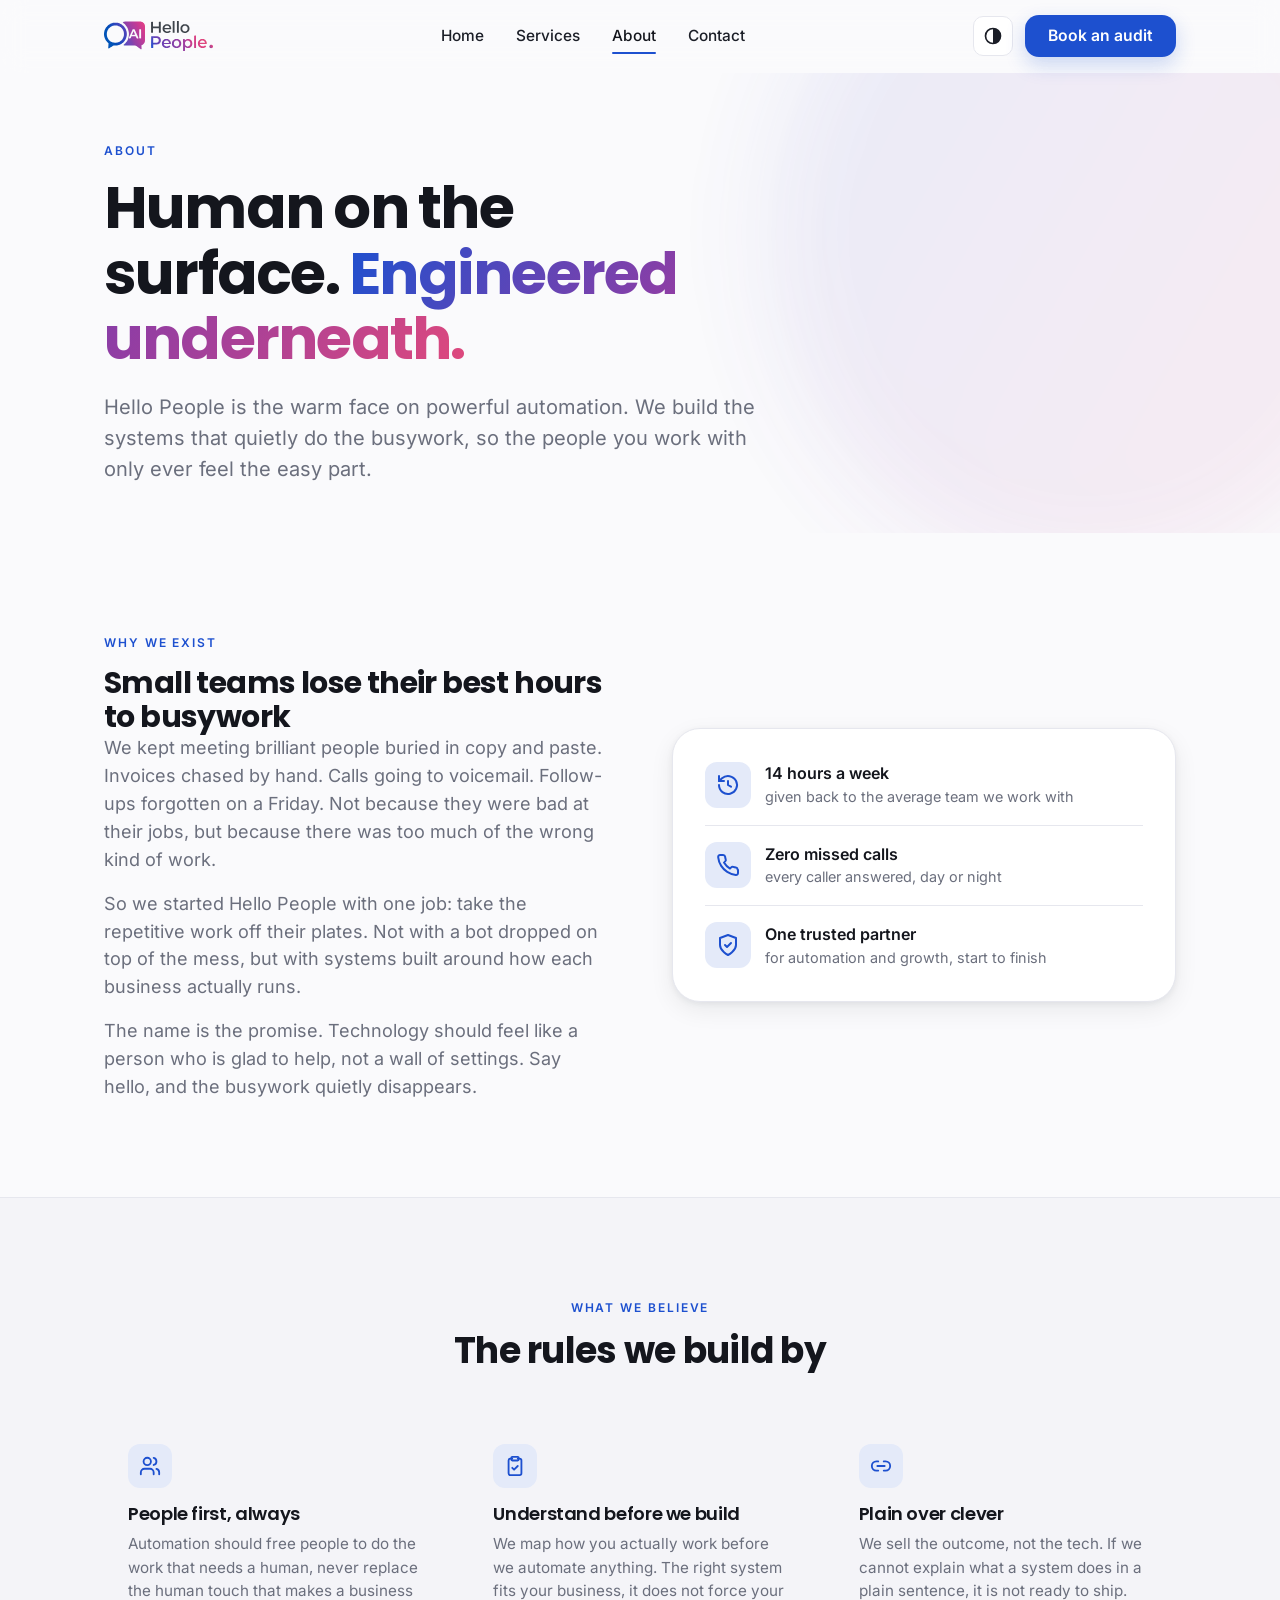
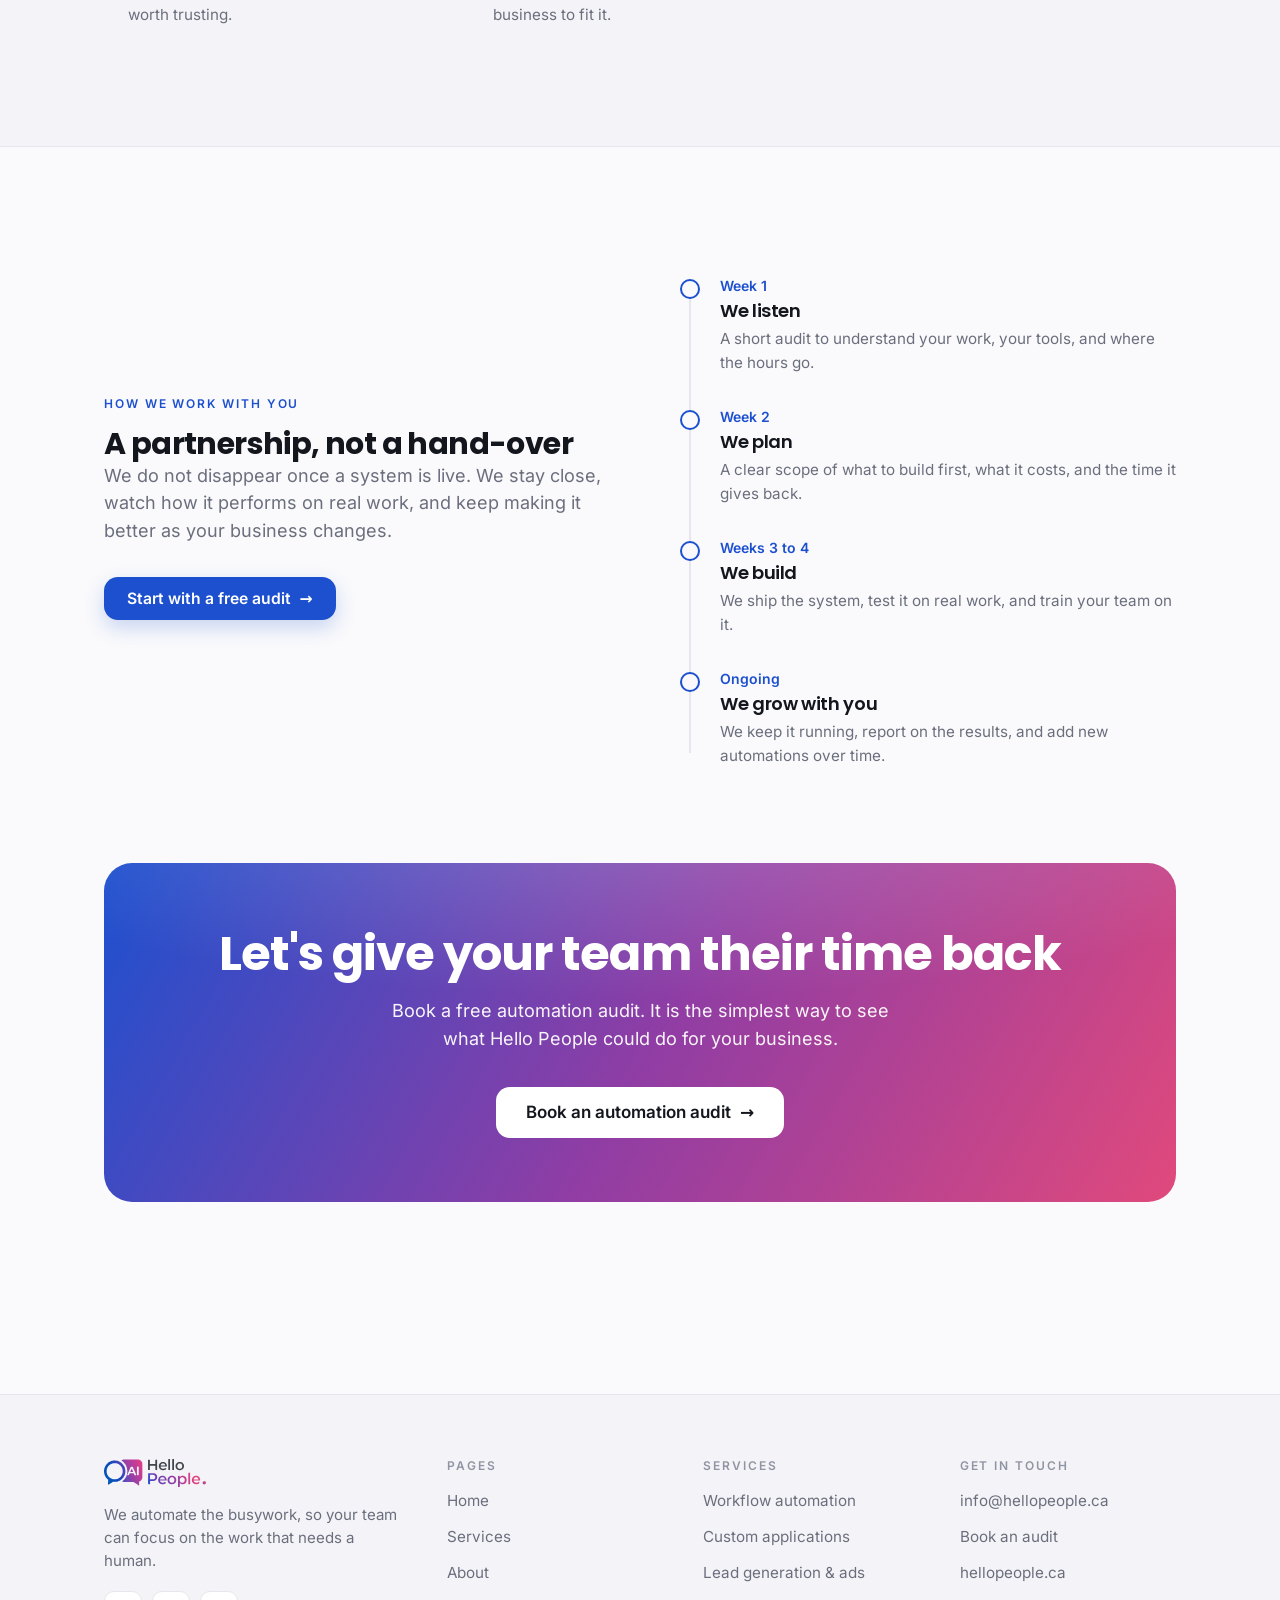
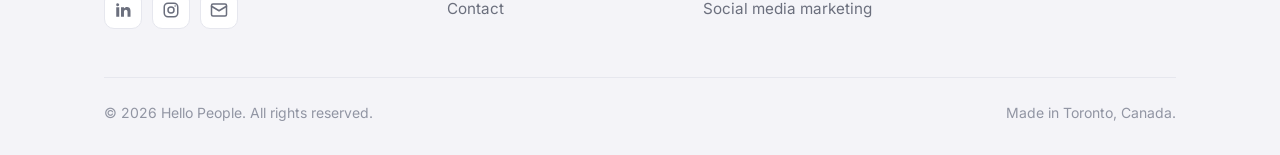
<file: about.html>
<!doctype html>
<html lang="en">
<head>
<meta charset="utf-8">
<meta name="viewport" content="width=device-width, initial-scale=1">
<title>About, Hello People</title>
<meta name="description" content="Hello People is the warm face on powerful automation. Human on the surface, engineered underneath. Meet the studio giving teams their time back.">
<meta name="theme-color" content="#1D50CF">
<link rel="icon" href="assets/logo/hello-people-favicon.svg" type="image/svg+xml">
<meta property="og:type" content="website">
<meta property="og:title" content="About, Hello People">
<meta property="og:description" content="Human on the surface. Engineered underneath.">
<link rel="stylesheet" href="assets/css/fonts.css">
<link rel="stylesheet" href="assets/css/tokens.css">
<link rel="stylesheet" href="assets/css/components.css">
<link rel="stylesheet" href="assets/css/site.css">
<script>try{var t=localStorage.getItem('hp-theme');if(t==='light'||t==='dark')document.documentElement.setAttribute('data-theme',t);document.documentElement.classList.add('js');}catch(e){}</script>
</head>
<body>
<a class="skip" href="#main">Skip to content</a>

<header class="site-header">
  <div class="wrap nav">
    <a class="nav-logo" href="index.html" aria-label="Hello People, home">
      <img class="logo-light" src="assets/logo/hello-people-logo.svg" alt="Hello People" width="150" height="30">
      <img class="logo-dark" src="assets/logo/hello-people-logo-onDark-exact.svg" alt="Hello People" width="150" height="30">
    </a>
    <nav class="nav-links" aria-label="Primary">
      <a href="index.html">Home</a>
      <a href="services.html">Services</a>
      <a href="about.html" aria-current="page">About</a>
      <a href="contact.html">Contact</a>
    </nav>
    <div class="nav-right">
      <button class="hp-icon-btn" data-theme-toggle aria-label="Toggle light or dark theme" title="Toggle theme">
        <svg viewBox="0 0 24 24" width="20" height="20" fill="none" stroke="currentColor" stroke-width="2" stroke-linecap="round" stroke-linejoin="round"><circle cx="12" cy="12" r="9"/><path d="M12 3a9 9 0 0 1 0 18z" fill="currentColor" stroke="none"/></svg>
      </button>
      <a class="hp-btn hp-btn--primary nav-cta" href="contact.html">Book an audit</a>
      <button class="hp-icon-btn nav-toggle" data-nav-toggle aria-label="Open menu" aria-expanded="false">
        <svg viewBox="0 0 24 24" width="20" height="20" fill="none" stroke="currentColor" stroke-width="2" stroke-linecap="round"><path d="M3 6h18M3 12h18M3 18h18"/></svg>
      </button>
    </div>
  </div>
</header>
<div class="nav-panel" aria-label="Mobile menu">
  <div class="wrap">
    <a href="index.html">Home</a>
    <a href="services.html">Services</a>
    <a href="about.html">About</a>
    <a href="contact.html">Contact</a>
    <a class="hp-btn hp-btn--primary" href="contact.html">Book an audit</a>
  </div>
</div>

<main id="main">

<!-- PAGE HERO -->
<section class="page-hero">
  <div class="wrap">
    <span class="eyebrow">About</span>
    <h1>Human on the surface. <span class="grad-word">Engineered underneath.</span></h1>
    <p class="lede">Hello People is the warm face on powerful automation. We build the systems that quietly do the busywork, so the people you work with only ever feel the easy part.</p>
  </div>
</section>

<!-- STORY -->
<section class="section">
  <div class="wrap split">
    <div class="prose reveal">
      <span class="eyebrow">Why we exist</span>
      <h2 style="font-size:clamp(1.7rem,3.2vw,var(--hp-text-2xl))">Small teams lose their best hours to busywork</h2>
      <p>We kept meeting brilliant people buried in copy and paste. Invoices chased by hand. Calls going to voicemail. Follow-ups forgotten on a Friday. Not because they were bad at their jobs, but because there was too much of the wrong kind of work.</p>
      <p>So we started Hello People with one job: take the repetitive work off their plates. Not with a bot dropped on top of the mess, but with systems built around how each business actually runs.</p>
      <p>The name is the promise. Technology should feel like a person who is glad to help, not a wall of settings. Say hello, and the busywork quietly disappears.</p>
    </div>
    <div class="panel reveal">
      <div style="display:grid;gap:16px">
        <div style="display:flex;align-items:center;gap:14px">
          <span style="width:46px;height:46px;border-radius:12px;flex:none;display:inline-flex;align-items:center;justify-content:center;background:var(--hp-accent-quiet);color:var(--hp-accent)"><svg width="24" height="24" viewBox="0 0 24 24" fill="none" stroke="currentColor" stroke-width="2" stroke-linecap="round" stroke-linejoin="round"><path d="M3 12a9 9 0 1 0 3-6.7L3 8"/><path d="M3 3v5h5"/><path d="M12 8v4l3 1.7"/></svg></span>
          <div><div style="font-weight:600;color:var(--hp-text-strong)">14 hours a week</div><div style="font-size:.9rem;color:var(--hp-text-muted)">given back to the average team we work with</div></div>
        </div>
        <hr class="hp-divider" style="margin:0">
        <div style="display:flex;align-items:center;gap:14px">
          <span style="width:46px;height:46px;border-radius:12px;flex:none;display:inline-flex;align-items:center;justify-content:center;background:var(--hp-accent-quiet);color:var(--hp-accent)"><svg width="24" height="24" viewBox="0 0 24 24" fill="none" stroke="currentColor" stroke-width="2" stroke-linecap="round" stroke-linejoin="round"><path d="M22 16.9v3a2 2 0 0 1-2.2 2 19.8 19.8 0 0 1-8.6-3 19.5 19.5 0 0 1-6-6 19.8 19.8 0 0 1-3-8.6A2 2 0 0 1 4.1 2h3a2 2 0 0 1 2 1.7c.1.9.3 1.8.6 2.6a2 2 0 0 1-.5 2.1L8 9.6a16 16 0 0 0 6 6l1.2-1.2a2 2 0 0 1 2.1-.5c.8.3 1.7.5 2.6.6a2 2 0 0 1 1.7 2z"/></svg></span>
          <div><div style="font-weight:600;color:var(--hp-text-strong)">Zero missed calls</div><div style="font-size:.9rem;color:var(--hp-text-muted)">every caller answered, day or night</div></div>
        </div>
        <hr class="hp-divider" style="margin:0">
        <div style="display:flex;align-items:center;gap:14px">
          <span style="width:46px;height:46px;border-radius:12px;flex:none;display:inline-flex;align-items:center;justify-content:center;background:var(--hp-accent-quiet);color:var(--hp-accent)"><svg width="24" height="24" viewBox="0 0 24 24" fill="none" stroke="currentColor" stroke-width="2" stroke-linecap="round" stroke-linejoin="round"><path d="M12 22s8-4 8-10V5l-8-3-8 3v7c0 6 8 10 8 10z"/><path d="m9 12 2 2 4-4"/></svg></span>
          <div><div style="font-weight:600;color:var(--hp-text-strong)">One trusted partner</div><div style="font-size:.9rem;color:var(--hp-text-muted)">for automation and growth, start to finish</div></div>
        </div>
      </div>
    </div>
  </div>
</section>

<!-- VALUES -->
<section class="section section--alt">
  <div class="wrap">
    <div class="section-head section-head--center">
      <span class="eyebrow">What we believe</span>
      <h2>The rules we build by</h2>
    </div>
    <div class="values">
      <div class="value reveal">
        <span class="ico"><svg viewBox="0 0 24 24" fill="none" stroke="currentColor" stroke-width="2" stroke-linecap="round" stroke-linejoin="round"><path d="M16 21v-2a4 4 0 0 0-4-4H6a4 4 0 0 0-4 4v2"/><circle cx="9" cy="7" r="4"/><path d="M22 21v-2a4 4 0 0 0-3-3.87"/><path d="M16 3.1a4 4 0 0 1 0 7.75"/></svg></span>
        <h3>People first, always</h3>
        <p>Automation should free people to do the work that needs a human, never replace the human touch that makes a business worth trusting.</p>
      </div>
      <div class="value reveal" data-delay="60">
        <span class="ico"><svg viewBox="0 0 24 24" fill="none" stroke="currentColor" stroke-width="2" stroke-linecap="round" stroke-linejoin="round"><rect x="8" y="2" width="8" height="4" rx="1"/><path d="M9 4H7a2 2 0 0 0-2 2v14a2 2 0 0 0 2 2h10a2 2 0 0 0 2-2V6a2 2 0 0 0-2-2h-2"/><path d="m9 14 2 2 4-4"/></svg></span>
        <h3>Understand before we build</h3>
        <p>We map how you actually work before we automate anything. The right system fits your business, it does not force your business to fit it.</p>
      </div>
      <div class="value reveal" data-delay="120">
        <span class="ico"><svg viewBox="0 0 24 24" fill="none" stroke="currentColor" stroke-width="2" stroke-linecap="round" stroke-linejoin="round"><path d="M9 17H7A5 5 0 0 1 7 7h2"/><path d="M15 7h2a5 5 0 1 1 0 10h-2"/><line x1="8" y1="12" x2="16" y2="12"/></svg></span>
        <h3>Plain over clever</h3>
        <p>We sell the outcome, not the tech. If we cannot explain what a system does in a plain sentence, it is not ready to ship.</p>
      </div>
    </div>
  </div>
</section>

<!-- TIMELINE -->
<section class="section">
  <div class="wrap split">
    <div class="prose reveal">
      <span class="eyebrow">How we work with you</span>
      <h2 style="font-size:clamp(1.7rem,3.2vw,var(--hp-text-2xl))">A partnership, not a hand-over</h2>
      <p>We do not disappear once a system is live. We stay close, watch how it performs on real work, and keep making it better as your business changes.</p>
      <div class="hero-cta mt-6"><a class="hp-btn hp-btn--primary" href="contact.html">Start with a free audit <span class="hp-btn__arrow">&rarr;</span></a></div>
    </div>
    <div class="reveal">
      <div class="timeline">
        <div class="tl-item"><div class="yr">Week 1</div><h3>We listen</h3><p>A short audit to understand your work, your tools, and where the hours go.</p></div>
        <div class="tl-item"><div class="yr">Week 2</div><h3>We plan</h3><p>A clear scope of what to build first, what it costs, and the time it gives back.</p></div>
        <div class="tl-item"><div class="yr">Weeks 3 to 4</div><h3>We build</h3><p>We ship the system, test it on real work, and train your team on it.</p></div>
        <div class="tl-item"><div class="yr">Ongoing</div><h3>We grow with you</h3><p>We keep it running, report on the results, and add new automations over time.</p></div>
      </div>
    </div>
  </div>
</section>

<!-- CTA -->
<section class="section" style="padding-top:0">
  <div class="wrap">
    <div class="cta-band reveal">
      <h2>Let's give your team their time back</h2>
      <p>Book a free automation audit. It is the simplest way to see what Hello People could do for your business.</p>
      <div class="hero-cta"><a class="hp-btn hp-btn--white hp-btn--lg" href="contact.html">Book an automation audit <span class="hp-btn__arrow">&rarr;</span></a></div>
    </div>
  </div>
</section>

</main>

<footer class="site-footer">
  <div class="wrap">
    <div class="footer-grid">
      <div class="footer-brand">
        <img class="logo-light" src="assets/logo/hello-people-logo.svg" alt="Hello People" width="150" height="28">
        <img class="logo-dark" src="assets/logo/hello-people-logo-onDark-exact.svg" alt="Hello People" width="150" height="28">
        <p>We automate the busywork, so your team can focus on the work that needs a human.</p>
        <div class="footer-social">
          <a href="https://www.linkedin.com/" aria-label="LinkedIn" rel="noopener" target="_blank"><svg viewBox="0 0 24 24" fill="currentColor"><path d="M6.94 5a2 2 0 1 1-4-.02 2 2 0 0 1 4 .02zM7 8.48H3V21h4V8.48zm6.32 0H9.34V21h3.94v-6.57c0-3.66 4.77-4 4.77 0V21H22v-7.93c0-6.17-7.06-5.94-8.72-2.91l.04-1.68z"/></svg></a>
          <a href="https://www.instagram.com/" aria-label="Instagram" rel="noopener" target="_blank"><svg viewBox="0 0 24 24" fill="none" stroke="currentColor" stroke-width="2"><rect x="3" y="3" width="18" height="18" rx="5"/><circle cx="12" cy="12" r="4"/><circle cx="17.5" cy="6.5" r="1" fill="currentColor" stroke="none"/></svg></a>
          <a href="mailto:info@hellopeople.ca" aria-label="Email"><svg viewBox="0 0 24 24" fill="none" stroke="currentColor" stroke-width="2" stroke-linecap="round" stroke-linejoin="round"><rect x="2" y="4" width="20" height="16" rx="2"/><path d="m2 7 10 6 10-6"/></svg></a>
        </div>
      </div>
      <div class="footer-col">
        <h4>Pages</h4>
        <ul><li><a href="index.html">Home</a></li><li><a href="services.html">Services</a></li><li><a href="about.html">About</a></li><li><a href="contact.html">Contact</a></li></ul>
      </div>
      <div class="footer-col">
        <h4>Services</h4>
        <ul><li><a href="services.html">Workflow automation</a></li><li><a href="services.html">Custom applications</a></li><li><a href="services.html">Lead generation &amp; ads</a></li><li><a href="services.html">Social media marketing</a></li></ul>
      </div>
      <div class="footer-col">
        <h4>Get in touch</h4>
        <ul><li><a href="mailto:info@hellopeople.ca">info@hellopeople.ca</a></li><li><a href="contact.html">Book an audit</a></li><li><a href="https://hellopeople.ca" rel="noopener" target="_blank">hellopeople.ca</a></li></ul>
      </div>
    </div>
    <div class="footer-bottom">
      <span>&copy; <span data-year>2026</span> Hello People. All rights reserved.</span>
      <span>Made in Toronto, Canada.</span>
    </div>
  </div>
</footer>

<script src="assets/js/site.js"></script>
</body>
</html>
</file>
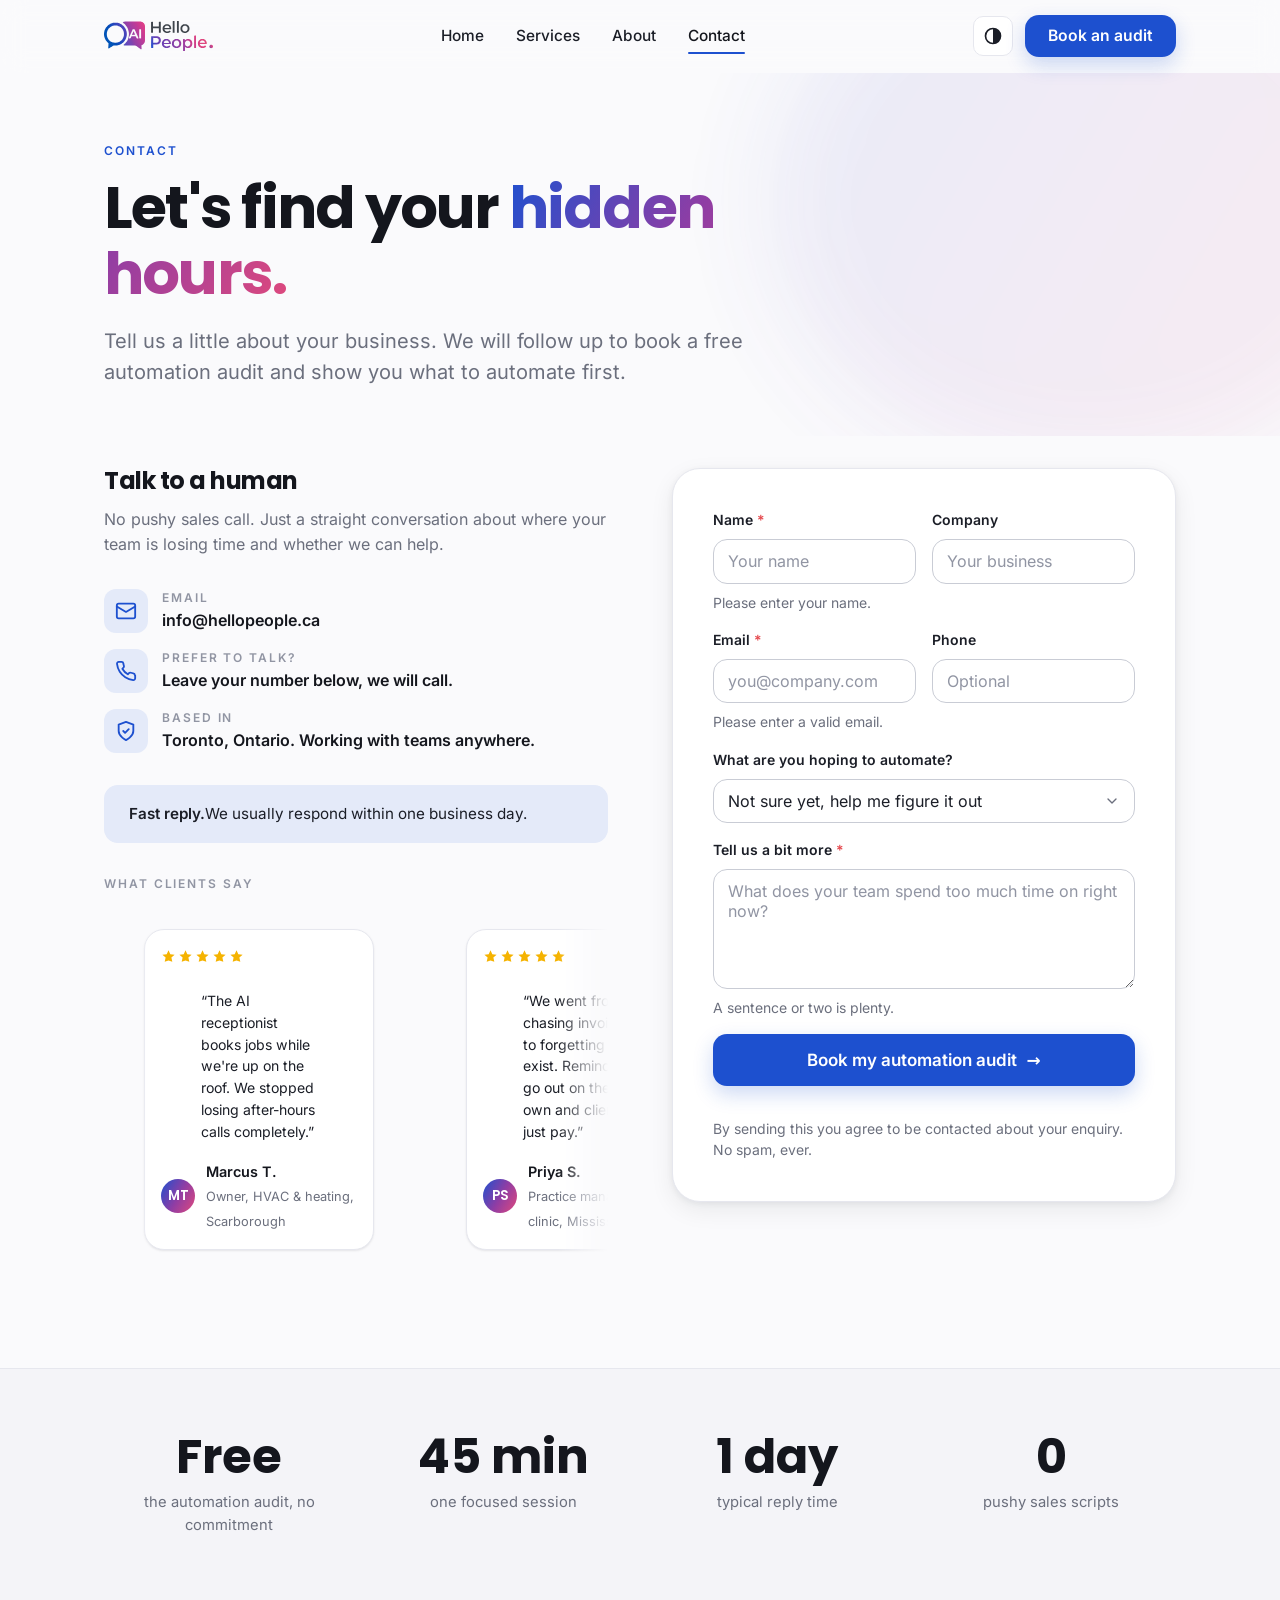
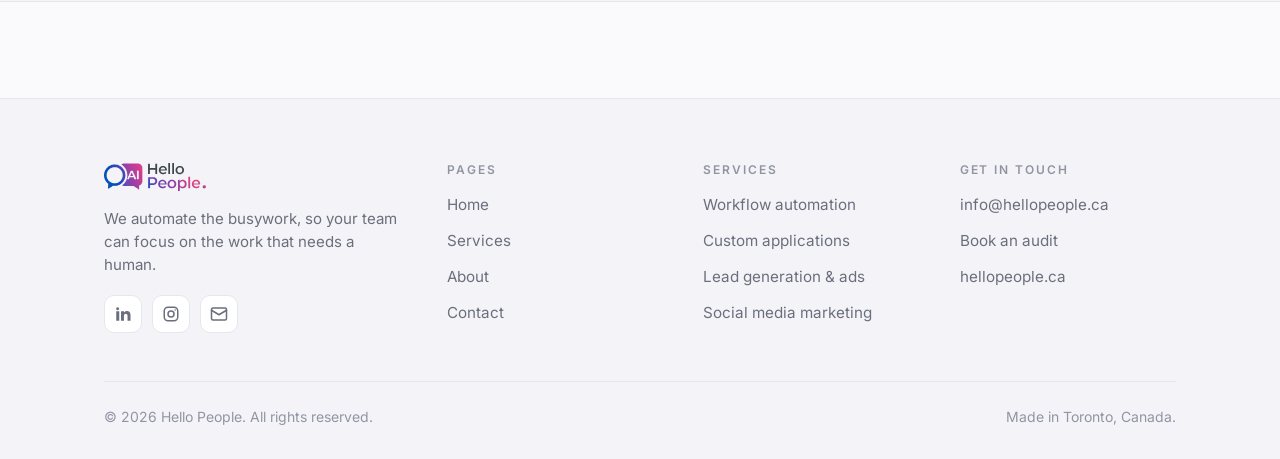
<file: contact.html>
<!doctype html>
<html lang="en">
<head>
<meta charset="utf-8">
<meta name="viewport" content="width=device-width, initial-scale=1">
<title>Contact, Hello People</title>
<meta name="description" content="Book a free automation audit with Hello People. Tell us where your team is losing hours and we will show you what to automate first.">
<meta name="theme-color" content="#1D50CF">
<link rel="icon" href="assets/logo/hello-people-favicon.svg" type="image/svg+xml">
<meta property="og:type" content="website">
<meta property="og:title" content="Contact, Hello People">
<meta property="og:description" content="Book a free automation audit. We will show you what to automate first.">
<link rel="stylesheet" href="assets/css/fonts.css">
<link rel="stylesheet" href="assets/css/tokens.css">
<link rel="stylesheet" href="assets/css/components.css">
<link rel="stylesheet" href="assets/css/site.css">
<script>try{var t=localStorage.getItem('hp-theme');if(t==='light'||t==='dark')document.documentElement.setAttribute('data-theme',t);document.documentElement.classList.add('js');}catch(e){}</script>
</head>
<body>
<a class="skip" href="#main">Skip to content</a>

<header class="site-header">
  <div class="wrap nav">
    <a class="nav-logo" href="index.html" aria-label="Hello People, home">
      <img class="logo-light" src="assets/logo/hello-people-logo.svg" alt="Hello People" width="150" height="30">
      <img class="logo-dark" src="assets/logo/hello-people-logo-onDark-exact.svg" alt="Hello People" width="150" height="30">
    </a>
    <nav class="nav-links" aria-label="Primary">
      <a href="index.html">Home</a>
      <a href="services.html">Services</a>
      <a href="about.html">About</a>
      <a href="contact.html" aria-current="page">Contact</a>
    </nav>
    <div class="nav-right">
      <button class="hp-icon-btn" data-theme-toggle aria-label="Toggle light or dark theme" title="Toggle theme">
        <svg viewBox="0 0 24 24" width="20" height="20" fill="none" stroke="currentColor" stroke-width="2" stroke-linecap="round" stroke-linejoin="round"><circle cx="12" cy="12" r="9"/><path d="M12 3a9 9 0 0 1 0 18z" fill="currentColor" stroke="none"/></svg>
      </button>
      <a class="hp-btn hp-btn--primary nav-cta" href="contact.html">Book an audit</a>
      <button class="hp-icon-btn nav-toggle" data-nav-toggle aria-label="Open menu" aria-expanded="false">
        <svg viewBox="0 0 24 24" width="20" height="20" fill="none" stroke="currentColor" stroke-width="2" stroke-linecap="round"><path d="M3 6h18M3 12h18M3 18h18"/></svg>
      </button>
    </div>
  </div>
</header>
<div class="nav-panel" aria-label="Mobile menu">
  <div class="wrap">
    <a href="index.html">Home</a>
    <a href="services.html">Services</a>
    <a href="about.html">About</a>
    <a href="contact.html">Contact</a>
    <a class="hp-btn hp-btn--primary" href="contact.html">Book an audit</a>
  </div>
</div>

<main id="main">

<!-- PAGE HERO -->
<section class="page-hero">
  <div class="wrap">
    <span class="eyebrow">Contact</span>
    <h1>Let's find your <span class="grad-word">hidden hours.</span></h1>
    <p class="lede">Tell us a little about your business. We will follow up to book a free automation audit and show you what to automate first.</p>
  </div>
</section>

<!-- CONTACT GRID -->
<section class="section" style="padding-top:var(--hp-space-6)">
  <div class="wrap">
    <div class="contact-grid">

      <!-- Left: details -->
      <div class="reveal">
        <h2 style="font-size:clamp(1.5rem,3vw,var(--hp-text-xl))">Talk to a human</h2>
        <p class="prose" style="margin-top:12px"><span style="color:var(--hp-text-muted)">No pushy sales call. Just a straight conversation about where your team is losing time and whether we can help.</span></p>
        <div class="contact-list">
          <div class="contact-line">
            <span class="ico"><svg viewBox="0 0 24 24" fill="none" stroke="currentColor" stroke-width="2" stroke-linecap="round" stroke-linejoin="round"><rect x="2" y="4" width="20" height="16" rx="2"/><path d="m2 7 10 6 10-6"/></svg></span>
            <div><div class="k">Email</div><a class="v" href="mailto:info@hellopeople.ca">info@hellopeople.ca</a></div>
          </div>
          <div class="contact-line">
            <span class="ico"><svg viewBox="0 0 24 24" fill="none" stroke="currentColor" stroke-width="2" stroke-linecap="round" stroke-linejoin="round"><path d="M22 16.9v3a2 2 0 0 1-2.2 2 19.8 19.8 0 0 1-8.6-3 19.5 19.5 0 0 1-6-6 19.8 19.8 0 0 1-3-8.6A2 2 0 0 1 4.1 2h3a2 2 0 0 1 2 1.7c.1.9.3 1.8.6 2.6a2 2 0 0 1-.5 2.1L8 9.6a16 16 0 0 0 6 6l1.2-1.2a2 2 0 0 1 2.1-.5c.8.3 1.7.5 2.6.6a2 2 0 0 1 1.7 2z"/></svg></span>
            <div><div class="k">Prefer to talk?</div><span class="v">Leave your number below, we will call.</span></div>
          </div>
          <div class="contact-line">
            <span class="ico"><svg viewBox="0 0 24 24" fill="none" stroke="currentColor" stroke-width="2" stroke-linecap="round" stroke-linejoin="round"><path d="M12 22s8-4 8-10V5l-8-3-8 3v7c0 6 8 10 8 10z"/><path d="m9 12 2 2 4-4"/></svg></span>
            <div><div class="k">Based in</div><span class="v">Toronto, Ontario. Working with teams anywhere.</span></div>
          </div>
        </div>
        <div class="hp-note hp-note--info mt-6">
          <span><strong class="hp-note__title">Fast reply.</strong>We usually respond within one business day.</span>
        </div>
        <div class="mt-6">
          <div class="k" style="font-size:var(--hp-text-xs);font-weight:700;letter-spacing:var(--hp-tracking-caps);text-transform:uppercase;color:var(--hp-text-subtle);margin-bottom:14px">What clients say</div>
          <div class="marquee marquee--contained">
            <div class="marquee__track">
              <figure class="review"><div class="review__stars" aria-label="5 out of 5 stars"><svg viewBox="0 0 24 24" fill="currentColor" aria-hidden="true"><path d="M12 2l2.9 6.3 6.9.7-5.2 4.6 1.5 6.8L12 18.2 5.9 20.4l1.5-6.8L2.2 9l6.9-.7z"/></svg><svg viewBox="0 0 24 24" fill="currentColor" aria-hidden="true"><path d="M12 2l2.9 6.3 6.9.7-5.2 4.6 1.5 6.8L12 18.2 5.9 20.4l1.5-6.8L2.2 9l6.9-.7z"/></svg><svg viewBox="0 0 24 24" fill="currentColor" aria-hidden="true"><path d="M12 2l2.9 6.3 6.9.7-5.2 4.6 1.5 6.8L12 18.2 5.9 20.4l1.5-6.8L2.2 9l6.9-.7z"/></svg><svg viewBox="0 0 24 24" fill="currentColor" aria-hidden="true"><path d="M12 2l2.9 6.3 6.9.7-5.2 4.6 1.5 6.8L12 18.2 5.9 20.4l1.5-6.8L2.2 9l6.9-.7z"/></svg><svg viewBox="0 0 24 24" fill="currentColor" aria-hidden="true"><path d="M12 2l2.9 6.3 6.9.7-5.2 4.6 1.5 6.8L12 18.2 5.9 20.4l1.5-6.8L2.2 9l6.9-.7z"/></svg></div><blockquote><p>&ldquo;The AI receptionist books jobs while we're up on the roof. We stopped losing after-hours calls completely.&rdquo;</p></blockquote><figcaption class="review__who"><span class="review__avatar" aria-hidden="true">MT</span><span><span class="review__name">Marcus T.</span><br><span class="review__role">Owner, HVAC &amp; heating, Scarborough</span></span></figcaption></figure>
              <figure class="review"><div class="review__stars" aria-label="5 out of 5 stars"><svg viewBox="0 0 24 24" fill="currentColor" aria-hidden="true"><path d="M12 2l2.9 6.3 6.9.7-5.2 4.6 1.5 6.8L12 18.2 5.9 20.4l1.5-6.8L2.2 9l6.9-.7z"/></svg><svg viewBox="0 0 24 24" fill="currentColor" aria-hidden="true"><path d="M12 2l2.9 6.3 6.9.7-5.2 4.6 1.5 6.8L12 18.2 5.9 20.4l1.5-6.8L2.2 9l6.9-.7z"/></svg><svg viewBox="0 0 24 24" fill="currentColor" aria-hidden="true"><path d="M12 2l2.9 6.3 6.9.7-5.2 4.6 1.5 6.8L12 18.2 5.9 20.4l1.5-6.8L2.2 9l6.9-.7z"/></svg><svg viewBox="0 0 24 24" fill="currentColor" aria-hidden="true"><path d="M12 2l2.9 6.3 6.9.7-5.2 4.6 1.5 6.8L12 18.2 5.9 20.4l1.5-6.8L2.2 9l6.9-.7z"/></svg><svg viewBox="0 0 24 24" fill="currentColor" aria-hidden="true"><path d="M12 2l2.9 6.3 6.9.7-5.2 4.6 1.5 6.8L12 18.2 5.9 20.4l1.5-6.8L2.2 9l6.9-.7z"/></svg></div><blockquote><p>&ldquo;We went from chasing invoices to forgetting they exist. Reminders go out on their own and clients just pay.&rdquo;</p></blockquote><figcaption class="review__who"><span class="review__avatar" aria-hidden="true">PS</span><span><span class="review__name">Priya S.</span><br><span class="review__role">Practice manager, Dental clinic, Mississauga</span></span></figcaption></figure>
              <figure class="review"><div class="review__stars" aria-label="5 out of 5 stars"><svg viewBox="0 0 24 24" fill="currentColor" aria-hidden="true"><path d="M12 2l2.9 6.3 6.9.7-5.2 4.6 1.5 6.8L12 18.2 5.9 20.4l1.5-6.8L2.2 9l6.9-.7z"/></svg><svg viewBox="0 0 24 24" fill="currentColor" aria-hidden="true"><path d="M12 2l2.9 6.3 6.9.7-5.2 4.6 1.5 6.8L12 18.2 5.9 20.4l1.5-6.8L2.2 9l6.9-.7z"/></svg><svg viewBox="0 0 24 24" fill="currentColor" aria-hidden="true"><path d="M12 2l2.9 6.3 6.9.7-5.2 4.6 1.5 6.8L12 18.2 5.9 20.4l1.5-6.8L2.2 9l6.9-.7z"/></svg><svg viewBox="0 0 24 24" fill="currentColor" aria-hidden="true"><path d="M12 2l2.9 6.3 6.9.7-5.2 4.6 1.5 6.8L12 18.2 5.9 20.4l1.5-6.8L2.2 9l6.9-.7z"/></svg><svg viewBox="0 0 24 24" fill="currentColor" aria-hidden="true"><path d="M12 2l2.9 6.3 6.9.7-5.2 4.6 1.5 6.8L12 18.2 5.9 20.4l1.5-6.8L2.2 9l6.9-.7z"/></svg></div><blockquote><p>&ldquo;Our LinkedIn outreach finally runs itself. We're booking calls with real decision makers every week.&rdquo;</p></blockquote><figcaption class="review__who"><span class="review__avatar" aria-hidden="true">DR</span><span><span class="review__name">Daniel R.</span><br><span class="review__role">Founder, B2B consultancy, Toronto</span></span></figcaption></figure>
              <figure class="review"><div class="review__stars" aria-label="5 out of 5 stars"><svg viewBox="0 0 24 24" fill="currentColor" aria-hidden="true"><path d="M12 2l2.9 6.3 6.9.7-5.2 4.6 1.5 6.8L12 18.2 5.9 20.4l1.5-6.8L2.2 9l6.9-.7z"/></svg><svg viewBox="0 0 24 24" fill="currentColor" aria-hidden="true"><path d="M12 2l2.9 6.3 6.9.7-5.2 4.6 1.5 6.8L12 18.2 5.9 20.4l1.5-6.8L2.2 9l6.9-.7z"/></svg><svg viewBox="0 0 24 24" fill="currentColor" aria-hidden="true"><path d="M12 2l2.9 6.3 6.9.7-5.2 4.6 1.5 6.8L12 18.2 5.9 20.4l1.5-6.8L2.2 9l6.9-.7z"/></svg><svg viewBox="0 0 24 24" fill="currentColor" aria-hidden="true"><path d="M12 2l2.9 6.3 6.9.7-5.2 4.6 1.5 6.8L12 18.2 5.9 20.4l1.5-6.8L2.2 9l6.9-.7z"/></svg><svg viewBox="0 0 24 24" fill="currentColor" aria-hidden="true"><path d="M12 2l2.9 6.3 6.9.7-5.2 4.6 1.5 6.8L12 18.2 5.9 20.4l1.5-6.8L2.2 9l6.9-.7z"/></svg></div><blockquote><p>&ldquo;They rebuilt our whole intake as one app. What used to take three tools now takes one click.&rdquo;</p></blockquote><figcaption class="review__who"><span class="review__avatar" aria-hidden="true">AO</span><span><span class="review__name">Amara O.</span><br><span class="review__role">Director, Home-care agency, Brampton</span></span></figcaption></figure>
              <figure class="review"><div class="review__stars" aria-label="5 out of 5 stars"><svg viewBox="0 0 24 24" fill="currentColor" aria-hidden="true"><path d="M12 2l2.9 6.3 6.9.7-5.2 4.6 1.5 6.8L12 18.2 5.9 20.4l1.5-6.8L2.2 9l6.9-.7z"/></svg><svg viewBox="0 0 24 24" fill="currentColor" aria-hidden="true"><path d="M12 2l2.9 6.3 6.9.7-5.2 4.6 1.5 6.8L12 18.2 5.9 20.4l1.5-6.8L2.2 9l6.9-.7z"/></svg><svg viewBox="0 0 24 24" fill="currentColor" aria-hidden="true"><path d="M12 2l2.9 6.3 6.9.7-5.2 4.6 1.5 6.8L12 18.2 5.9 20.4l1.5-6.8L2.2 9l6.9-.7z"/></svg><svg viewBox="0 0 24 24" fill="currentColor" aria-hidden="true"><path d="M12 2l2.9 6.3 6.9.7-5.2 4.6 1.5 6.8L12 18.2 5.9 20.4l1.5-6.8L2.2 9l6.9-.7z"/></svg><svg viewBox="0 0 24 24" fill="currentColor" aria-hidden="true"><path d="M12 2l2.9 6.3 6.9.7-5.2 4.6 1.5 6.8L12 18.2 5.9 20.4l1.5-6.8L2.2 9l6.9-.7z"/></svg></div><blockquote><p>&ldquo;The follow-up sequences alone paid for the entire project inside a month.&rdquo;</p></blockquote><figcaption class="review__who"><span class="review__avatar" aria-hidden="true">KL</span><span><span class="review__name">Kevin L.</span><br><span class="review__role">Sales lead, Roofing, Vaughan</span></span></figcaption></figure>
              <figure class="review" aria-hidden="true"><div class="review__stars" aria-label="5 out of 5 stars"><svg viewBox="0 0 24 24" fill="currentColor" aria-hidden="true"><path d="M12 2l2.9 6.3 6.9.7-5.2 4.6 1.5 6.8L12 18.2 5.9 20.4l1.5-6.8L2.2 9l6.9-.7z"/></svg><svg viewBox="0 0 24 24" fill="currentColor" aria-hidden="true"><path d="M12 2l2.9 6.3 6.9.7-5.2 4.6 1.5 6.8L12 18.2 5.9 20.4l1.5-6.8L2.2 9l6.9-.7z"/></svg><svg viewBox="0 0 24 24" fill="currentColor" aria-hidden="true"><path d="M12 2l2.9 6.3 6.9.7-5.2 4.6 1.5 6.8L12 18.2 5.9 20.4l1.5-6.8L2.2 9l6.9-.7z"/></svg><svg viewBox="0 0 24 24" fill="currentColor" aria-hidden="true"><path d="M12 2l2.9 6.3 6.9.7-5.2 4.6 1.5 6.8L12 18.2 5.9 20.4l1.5-6.8L2.2 9l6.9-.7z"/></svg><svg viewBox="0 0 24 24" fill="currentColor" aria-hidden="true"><path d="M12 2l2.9 6.3 6.9.7-5.2 4.6 1.5 6.8L12 18.2 5.9 20.4l1.5-6.8L2.2 9l6.9-.7z"/></svg></div><blockquote><p>&ldquo;The AI receptionist books jobs while we're up on the roof. We stopped losing after-hours calls completely.&rdquo;</p></blockquote><figcaption class="review__who"><span class="review__avatar" aria-hidden="true">MT</span><span><span class="review__name">Marcus T.</span><br><span class="review__role">Owner, HVAC &amp; heating, Scarborough</span></span></figcaption></figure>
              <figure class="review" aria-hidden="true"><div class="review__stars" aria-label="5 out of 5 stars"><svg viewBox="0 0 24 24" fill="currentColor" aria-hidden="true"><path d="M12 2l2.9 6.3 6.9.7-5.2 4.6 1.5 6.8L12 18.2 5.9 20.4l1.5-6.8L2.2 9l6.9-.7z"/></svg><svg viewBox="0 0 24 24" fill="currentColor" aria-hidden="true"><path d="M12 2l2.9 6.3 6.9.7-5.2 4.6 1.5 6.8L12 18.2 5.9 20.4l1.5-6.8L2.2 9l6.9-.7z"/></svg><svg viewBox="0 0 24 24" fill="currentColor" aria-hidden="true"><path d="M12 2l2.9 6.3 6.9.7-5.2 4.6 1.5 6.8L12 18.2 5.9 20.4l1.5-6.8L2.2 9l6.9-.7z"/></svg><svg viewBox="0 0 24 24" fill="currentColor" aria-hidden="true"><path d="M12 2l2.9 6.3 6.9.7-5.2 4.6 1.5 6.8L12 18.2 5.9 20.4l1.5-6.8L2.2 9l6.9-.7z"/></svg><svg viewBox="0 0 24 24" fill="currentColor" aria-hidden="true"><path d="M12 2l2.9 6.3 6.9.7-5.2 4.6 1.5 6.8L12 18.2 5.9 20.4l1.5-6.8L2.2 9l6.9-.7z"/></svg></div><blockquote><p>&ldquo;We went from chasing invoices to forgetting they exist. Reminders go out on their own and clients just pay.&rdquo;</p></blockquote><figcaption class="review__who"><span class="review__avatar" aria-hidden="true">PS</span><span><span class="review__name">Priya S.</span><br><span class="review__role">Practice manager, Dental clinic, Mississauga</span></span></figcaption></figure>
              <figure class="review" aria-hidden="true"><div class="review__stars" aria-label="5 out of 5 stars"><svg viewBox="0 0 24 24" fill="currentColor" aria-hidden="true"><path d="M12 2l2.9 6.3 6.9.7-5.2 4.6 1.5 6.8L12 18.2 5.9 20.4l1.5-6.8L2.2 9l6.9-.7z"/></svg><svg viewBox="0 0 24 24" fill="currentColor" aria-hidden="true"><path d="M12 2l2.9 6.3 6.9.7-5.2 4.6 1.5 6.8L12 18.2 5.9 20.4l1.5-6.8L2.2 9l6.9-.7z"/></svg><svg viewBox="0 0 24 24" fill="currentColor" aria-hidden="true"><path d="M12 2l2.9 6.3 6.9.7-5.2 4.6 1.5 6.8L12 18.2 5.9 20.4l1.5-6.8L2.2 9l6.9-.7z"/></svg><svg viewBox="0 0 24 24" fill="currentColor" aria-hidden="true"><path d="M12 2l2.9 6.3 6.9.7-5.2 4.6 1.5 6.8L12 18.2 5.9 20.4l1.5-6.8L2.2 9l6.9-.7z"/></svg><svg viewBox="0 0 24 24" fill="currentColor" aria-hidden="true"><path d="M12 2l2.9 6.3 6.9.7-5.2 4.6 1.5 6.8L12 18.2 5.9 20.4l1.5-6.8L2.2 9l6.9-.7z"/></svg></div><blockquote><p>&ldquo;Our LinkedIn outreach finally runs itself. We're booking calls with real decision makers every week.&rdquo;</p></blockquote><figcaption class="review__who"><span class="review__avatar" aria-hidden="true">DR</span><span><span class="review__name">Daniel R.</span><br><span class="review__role">Founder, B2B consultancy, Toronto</span></span></figcaption></figure>
              <figure class="review" aria-hidden="true"><div class="review__stars" aria-label="5 out of 5 stars"><svg viewBox="0 0 24 24" fill="currentColor" aria-hidden="true"><path d="M12 2l2.9 6.3 6.9.7-5.2 4.6 1.5 6.8L12 18.2 5.9 20.4l1.5-6.8L2.2 9l6.9-.7z"/></svg><svg viewBox="0 0 24 24" fill="currentColor" aria-hidden="true"><path d="M12 2l2.9 6.3 6.9.7-5.2 4.6 1.5 6.8L12 18.2 5.9 20.4l1.5-6.8L2.2 9l6.9-.7z"/></svg><svg viewBox="0 0 24 24" fill="currentColor" aria-hidden="true"><path d="M12 2l2.9 6.3 6.9.7-5.2 4.6 1.5 6.8L12 18.2 5.9 20.4l1.5-6.8L2.2 9l6.9-.7z"/></svg><svg viewBox="0 0 24 24" fill="currentColor" aria-hidden="true"><path d="M12 2l2.9 6.3 6.9.7-5.2 4.6 1.5 6.8L12 18.2 5.9 20.4l1.5-6.8L2.2 9l6.9-.7z"/></svg><svg viewBox="0 0 24 24" fill="currentColor" aria-hidden="true"><path d="M12 2l2.9 6.3 6.9.7-5.2 4.6 1.5 6.8L12 18.2 5.9 20.4l1.5-6.8L2.2 9l6.9-.7z"/></svg></div><blockquote><p>&ldquo;They rebuilt our whole intake as one app. What used to take three tools now takes one click.&rdquo;</p></blockquote><figcaption class="review__who"><span class="review__avatar" aria-hidden="true">AO</span><span><span class="review__name">Amara O.</span><br><span class="review__role">Director, Home-care agency, Brampton</span></span></figcaption></figure>
              <figure class="review" aria-hidden="true"><div class="review__stars" aria-label="5 out of 5 stars"><svg viewBox="0 0 24 24" fill="currentColor" aria-hidden="true"><path d="M12 2l2.9 6.3 6.9.7-5.2 4.6 1.5 6.8L12 18.2 5.9 20.4l1.5-6.8L2.2 9l6.9-.7z"/></svg><svg viewBox="0 0 24 24" fill="currentColor" aria-hidden="true"><path d="M12 2l2.9 6.3 6.9.7-5.2 4.6 1.5 6.8L12 18.2 5.9 20.4l1.5-6.8L2.2 9l6.9-.7z"/></svg><svg viewBox="0 0 24 24" fill="currentColor" aria-hidden="true"><path d="M12 2l2.9 6.3 6.9.7-5.2 4.6 1.5 6.8L12 18.2 5.9 20.4l1.5-6.8L2.2 9l6.9-.7z"/></svg><svg viewBox="0 0 24 24" fill="currentColor" aria-hidden="true"><path d="M12 2l2.9 6.3 6.9.7-5.2 4.6 1.5 6.8L12 18.2 5.9 20.4l1.5-6.8L2.2 9l6.9-.7z"/></svg><svg viewBox="0 0 24 24" fill="currentColor" aria-hidden="true"><path d="M12 2l2.9 6.3 6.9.7-5.2 4.6 1.5 6.8L12 18.2 5.9 20.4l1.5-6.8L2.2 9l6.9-.7z"/></svg></div><blockquote><p>&ldquo;The follow-up sequences alone paid for the entire project inside a month.&rdquo;</p></blockquote><figcaption class="review__who"><span class="review__avatar" aria-hidden="true">KL</span><span><span class="review__name">Kevin L.</span><br><span class="review__role">Sales lead, Roofing, Vaughan</span></span></figcaption></figure>
            </div>
          </div>
        </div>
      </div>

      <!-- Right: form -->
      <div class="form-card reveal">
        <form data-contact-form action="https://api.web3forms.com/submit" method="POST" novalidate>
          <div class="form-grid">
            <!-- Web3Forms delivery. The access key is public by design (write-only
                 to your inbox). Replace with your key from web3forms.com. -->
            <input type="hidden" name="access_key" value="38a8674b-5104-4e82-affa-d4cd8fcac1f7">
            <input type="hidden" name="subject" value="New automation audit request, hellopeople.ca">
            <input type="hidden" name="from_name" value="Hello People website">
            <!-- Native Web3Forms honeypot: bots tick it, real users never see it.
                 Verified server-side, so it also protects the no-JS fallback. -->
            <input type="checkbox" name="botcheck" class="hp-hp" tabindex="-1" autocomplete="off" aria-hidden="true">
            <div class="form-row">
              <div class="hp-field">
                <label class="hp-label" for="name">Name <span class="hp-req">*</span></label>
                <input class="hp-input" id="name" name="name" type="text" autocomplete="name" required placeholder="Your name">
                <span class="hp-help">Please enter your name.</span>
              </div>
              <div class="hp-field">
                <label class="hp-label" for="company">Company</label>
                <input class="hp-input" id="company" name="company" type="text" autocomplete="organization" placeholder="Your business">
              </div>
            </div>
            <div class="form-row">
              <div class="hp-field">
                <label class="hp-label" for="email">Email <span class="hp-req">*</span></label>
                <input class="hp-input" id="email" name="email" type="email" autocomplete="email" required placeholder="you@company.com">
                <span class="hp-help">Please enter a valid email.</span>
              </div>
              <div class="hp-field">
                <label class="hp-label" for="phone">Phone</label>
                <input class="hp-input" id="phone" name="phone" type="tel" autocomplete="tel" placeholder="Optional">
              </div>
            </div>
            <div class="hp-field">
              <label class="hp-label" for="interest">What are you hoping to automate?</label>
              <select class="hp-select" id="interest" name="interest">
                <option>Not sure yet, help me figure it out</option>
                <optgroup label="Automate">
                  <option>Workflow automation (invoicing, follow-ups)</option>
                  <option>Voice &amp; phone agents</option>
                  <option>Chat &amp; AI assistants</option>
                </optgroup>
                <optgroup label="Build">
                  <option>Custom applications (build an entire app)</option>
                  <option>Integrations &amp; CRM</option>
                </optgroup>
                <optgroup label="Lead generation &amp; ads">
                  <option>Lead generation &amp; ad campaigns</option>
                  <option>Google Ads</option>
                  <option>Meta (Facebook &amp; Instagram) Ads</option>
                  <option>LinkedIn automation (reach decision makers)</option>
                </optgroup>
                <optgroup label="Marketing &amp; growth">
                  <option>Digital &amp; social media marketing</option>
                  <option>Content production (we shoot &amp; post for you)</option>
                  <option>Growth &amp; social systems</option>
                </optgroup>
              </select>
            </div>
            <div class="hp-field">
              <label class="hp-label" for="message">Tell us a bit more <span class="hp-req">*</span></label>
              <textarea class="hp-textarea" id="message" name="message" required placeholder="What does your team spend too much time on right now?"></textarea>
              <span class="hp-help">A sentence or two is plenty.</span>
            </div>
            <div class="hp-note hp-note--danger form-error" data-form-error role="alert">Something went wrong sending your message. Please email info@hellopeople.ca and we will pick it up.</div>
            <button class="hp-btn hp-btn--primary hp-btn--lg hp-btn--block" type="submit">Book my automation audit <span class="hp-btn__arrow">&rarr;</span></button>
            <p class="form-note">By sending this you agree to be contacted about your enquiry. No spam, ever.</p>
          </div>
        </form>

        <div class="form-success" data-form-success role="status" aria-live="polite">
          <div class="ok"><svg viewBox="0 0 24 24" fill="none" stroke="currentColor" stroke-width="2.4" stroke-linecap="round" stroke-linejoin="round"><path d="M20 6L9 17l-5-5"/></svg></div>
          <h2 style="font-size:var(--hp-text-xl)">Thanks, we've got it.</h2>
          <p class="prose" style="margin-top:10px"><span style="color:var(--hp-text-muted)">We will be in touch within one business day to book your audit. Talk soon.</span></p>
        </div>
      </div>

    </div>
  </div>
</section>

<!-- reassurance strip -->
<section class="section section--alt section--tight">
  <div class="wrap">
    <div class="stats">
      <div class="stat reveal"><div class="num">Free</div><div class="lbl">the automation audit, no commitment</div></div>
      <div class="stat reveal" data-delay="60"><div class="num">45 min</div><div class="lbl">one focused session</div></div>
      <div class="stat reveal" data-delay="120"><div class="num">1 day</div><div class="lbl">typical reply time</div></div>
      <div class="stat reveal" data-delay="180"><div class="num">0</div><div class="lbl">pushy sales scripts</div></div>
    </div>
  </div>
</section>

</main>

<footer class="site-footer">
  <div class="wrap">
    <div class="footer-grid">
      <div class="footer-brand">
        <img class="logo-light" src="assets/logo/hello-people-logo.svg" alt="Hello People" width="150" height="28">
        <img class="logo-dark" src="assets/logo/hello-people-logo-onDark-exact.svg" alt="Hello People" width="150" height="28">
        <p>We automate the busywork, so your team can focus on the work that needs a human.</p>
        <div class="footer-social">
          <a href="https://www.linkedin.com/" aria-label="LinkedIn" rel="noopener" target="_blank"><svg viewBox="0 0 24 24" fill="currentColor"><path d="M6.94 5a2 2 0 1 1-4-.02 2 2 0 0 1 4 .02zM7 8.48H3V21h4V8.48zm6.32 0H9.34V21h3.94v-6.57c0-3.66 4.77-4 4.77 0V21H22v-7.93c0-6.17-7.06-5.94-8.72-2.91l.04-1.68z"/></svg></a>
          <a href="https://www.instagram.com/" aria-label="Instagram" rel="noopener" target="_blank"><svg viewBox="0 0 24 24" fill="none" stroke="currentColor" stroke-width="2"><rect x="3" y="3" width="18" height="18" rx="5"/><circle cx="12" cy="12" r="4"/><circle cx="17.5" cy="6.5" r="1" fill="currentColor" stroke="none"/></svg></a>
          <a href="mailto:info@hellopeople.ca" aria-label="Email"><svg viewBox="0 0 24 24" fill="none" stroke="currentColor" stroke-width="2" stroke-linecap="round" stroke-linejoin="round"><rect x="2" y="4" width="20" height="16" rx="2"/><path d="m2 7 10 6 10-6"/></svg></a>
        </div>
      </div>
      <div class="footer-col">
        <h4>Pages</h4>
        <ul><li><a href="index.html">Home</a></li><li><a href="services.html">Services</a></li><li><a href="about.html">About</a></li><li><a href="contact.html">Contact</a></li></ul>
      </div>
      <div class="footer-col">
        <h4>Services</h4>
        <ul><li><a href="services.html">Workflow automation</a></li><li><a href="services.html">Custom applications</a></li><li><a href="services.html">Lead generation &amp; ads</a></li><li><a href="services.html">Social media marketing</a></li></ul>
      </div>
      <div class="footer-col">
        <h4>Get in touch</h4>
        <ul><li><a href="mailto:info@hellopeople.ca">info@hellopeople.ca</a></li><li><a href="contact.html">Book an audit</a></li><li><a href="https://hellopeople.ca" rel="noopener" target="_blank">hellopeople.ca</a></li></ul>
      </div>
    </div>
    <div class="footer-bottom">
      <span>&copy; <span data-year>2026</span> Hello People. All rights reserved.</span>
      <span>Made in Toronto, Canada.</span>
    </div>
  </div>
</footer>

<script src="assets/js/site.js"></script>
</body>
</html>
</file>
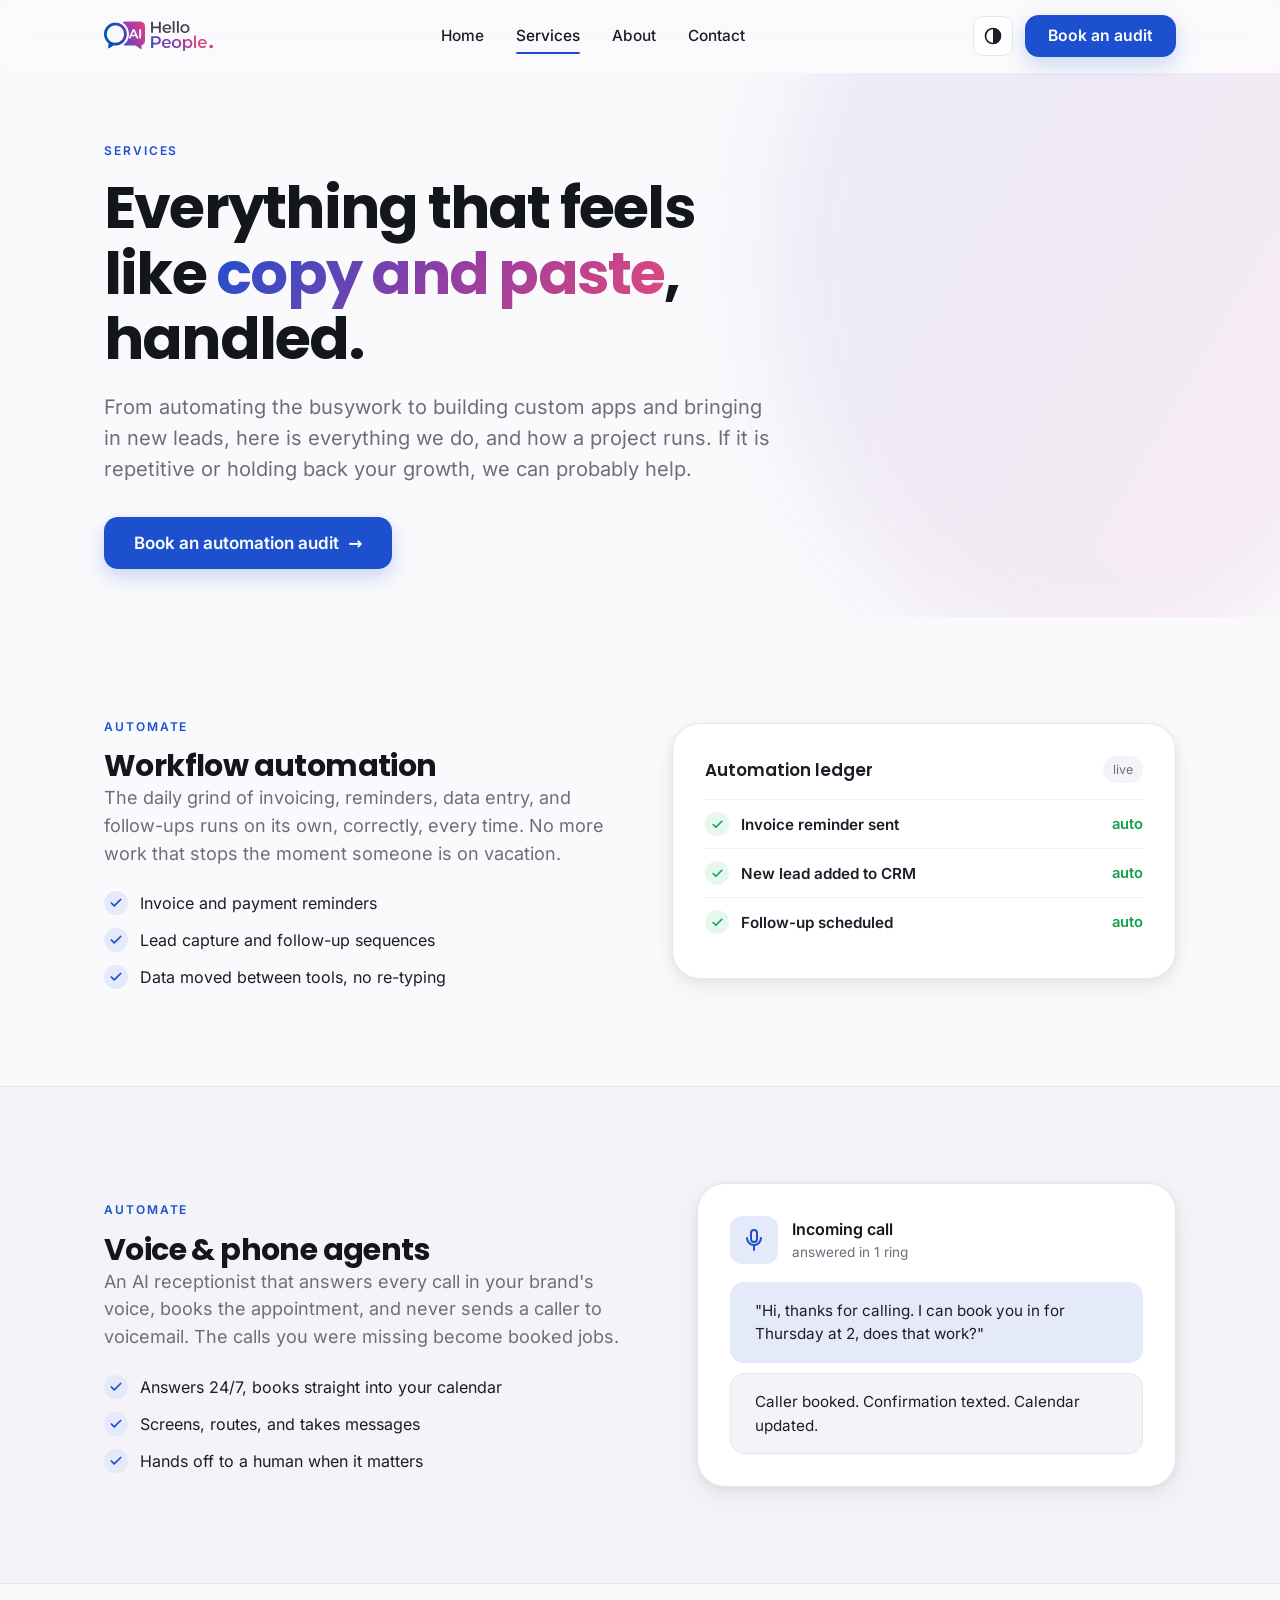
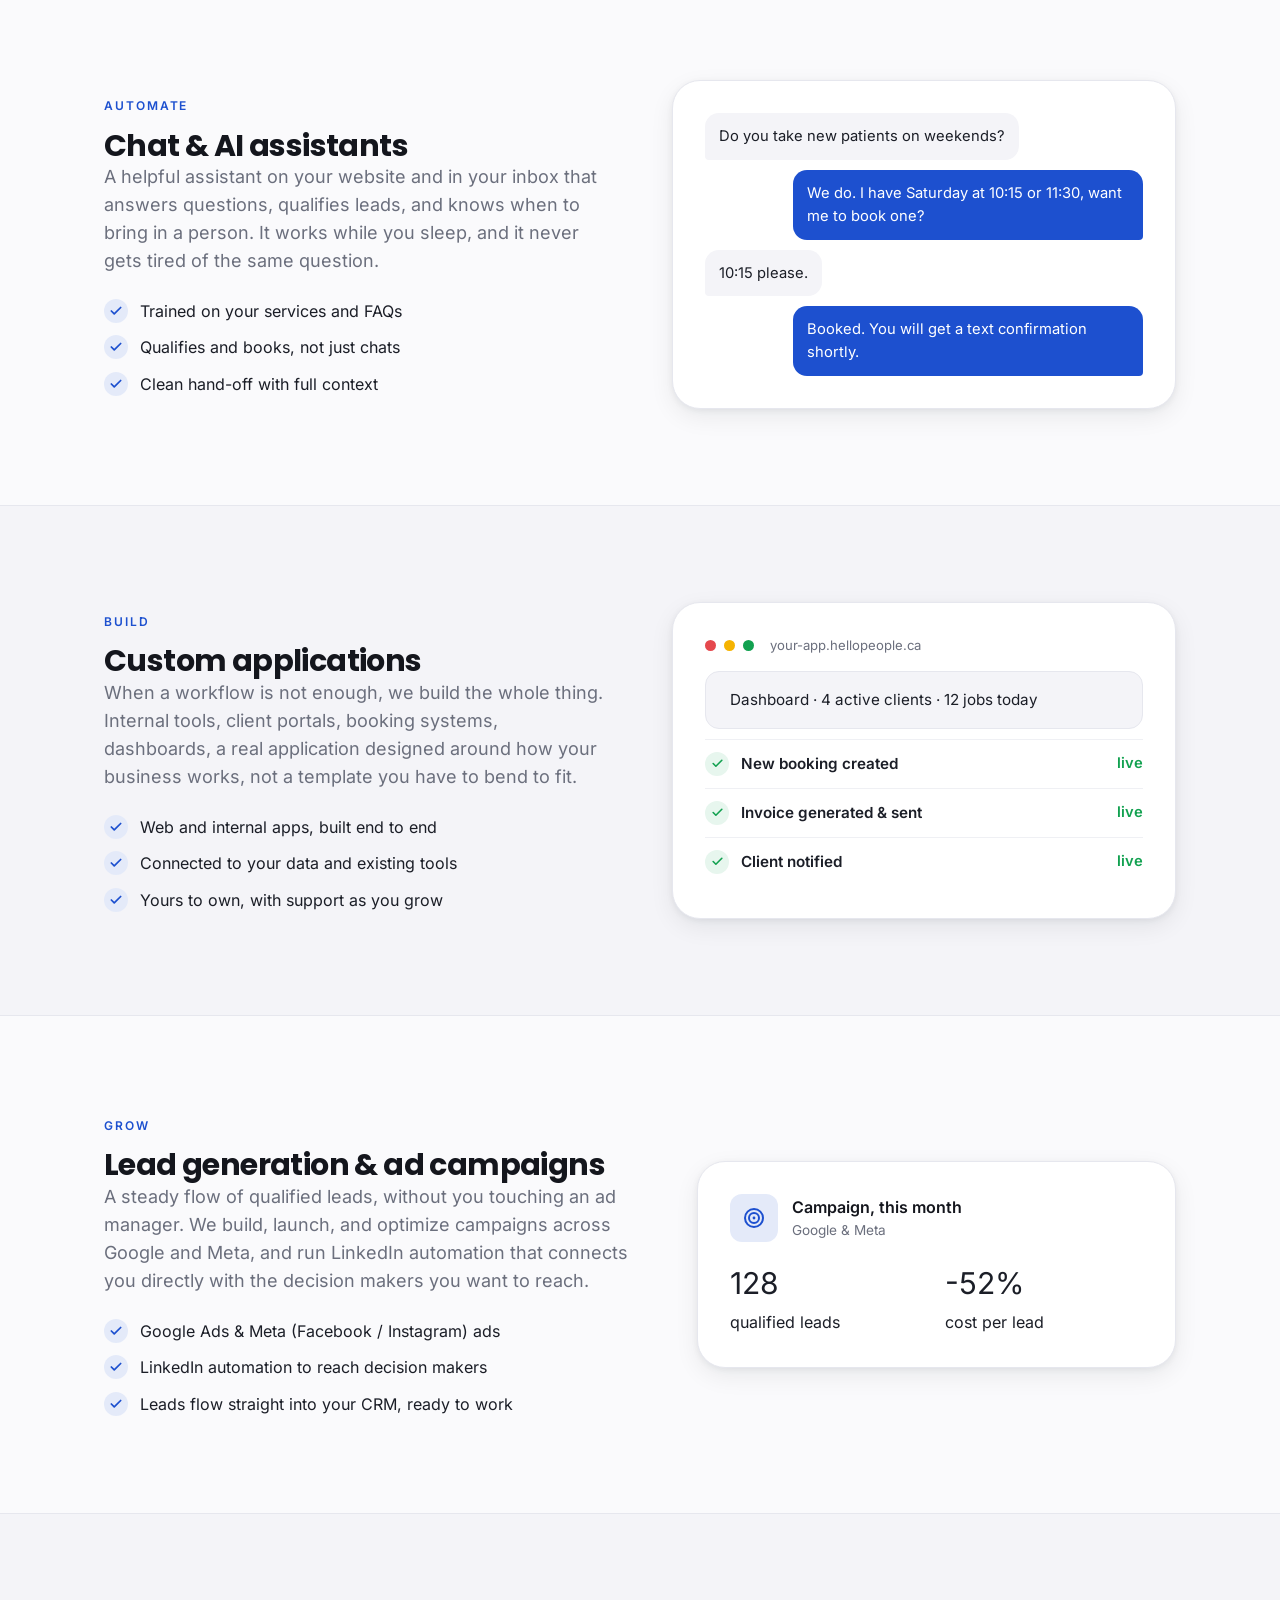
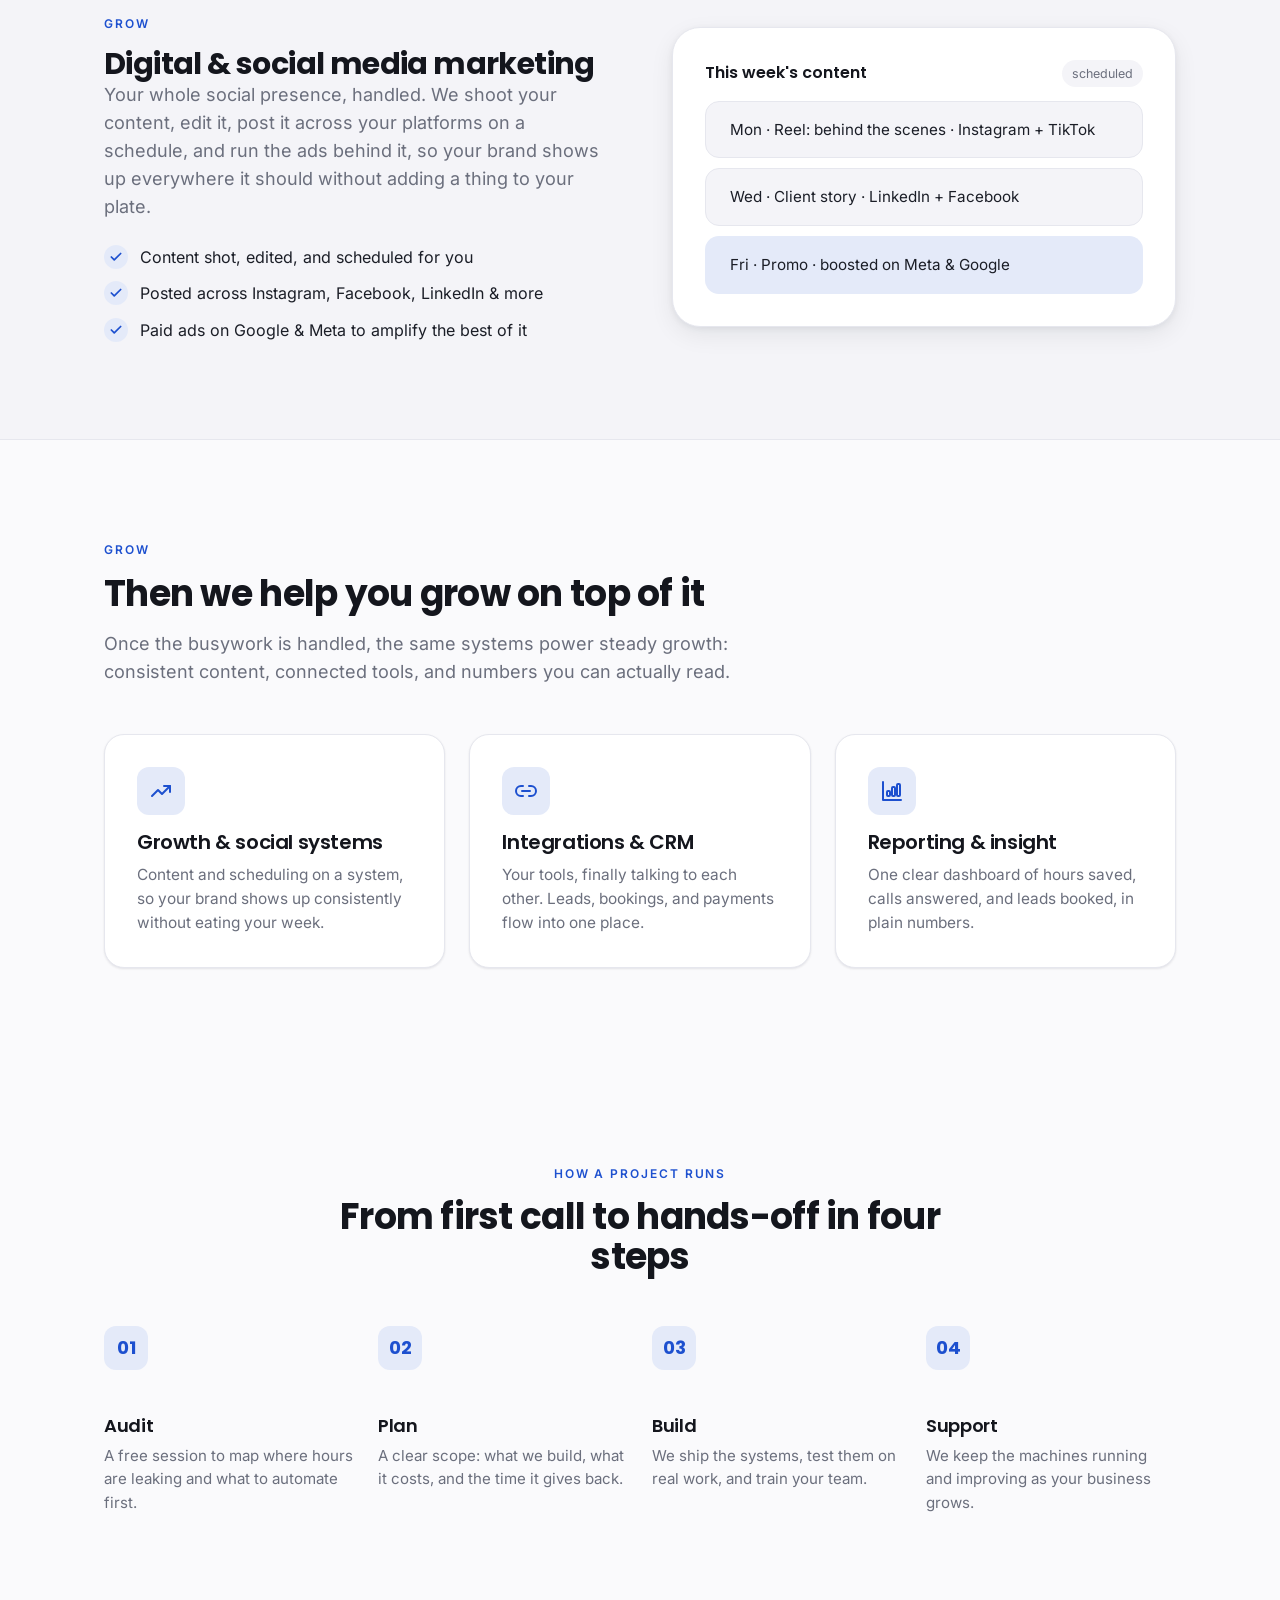
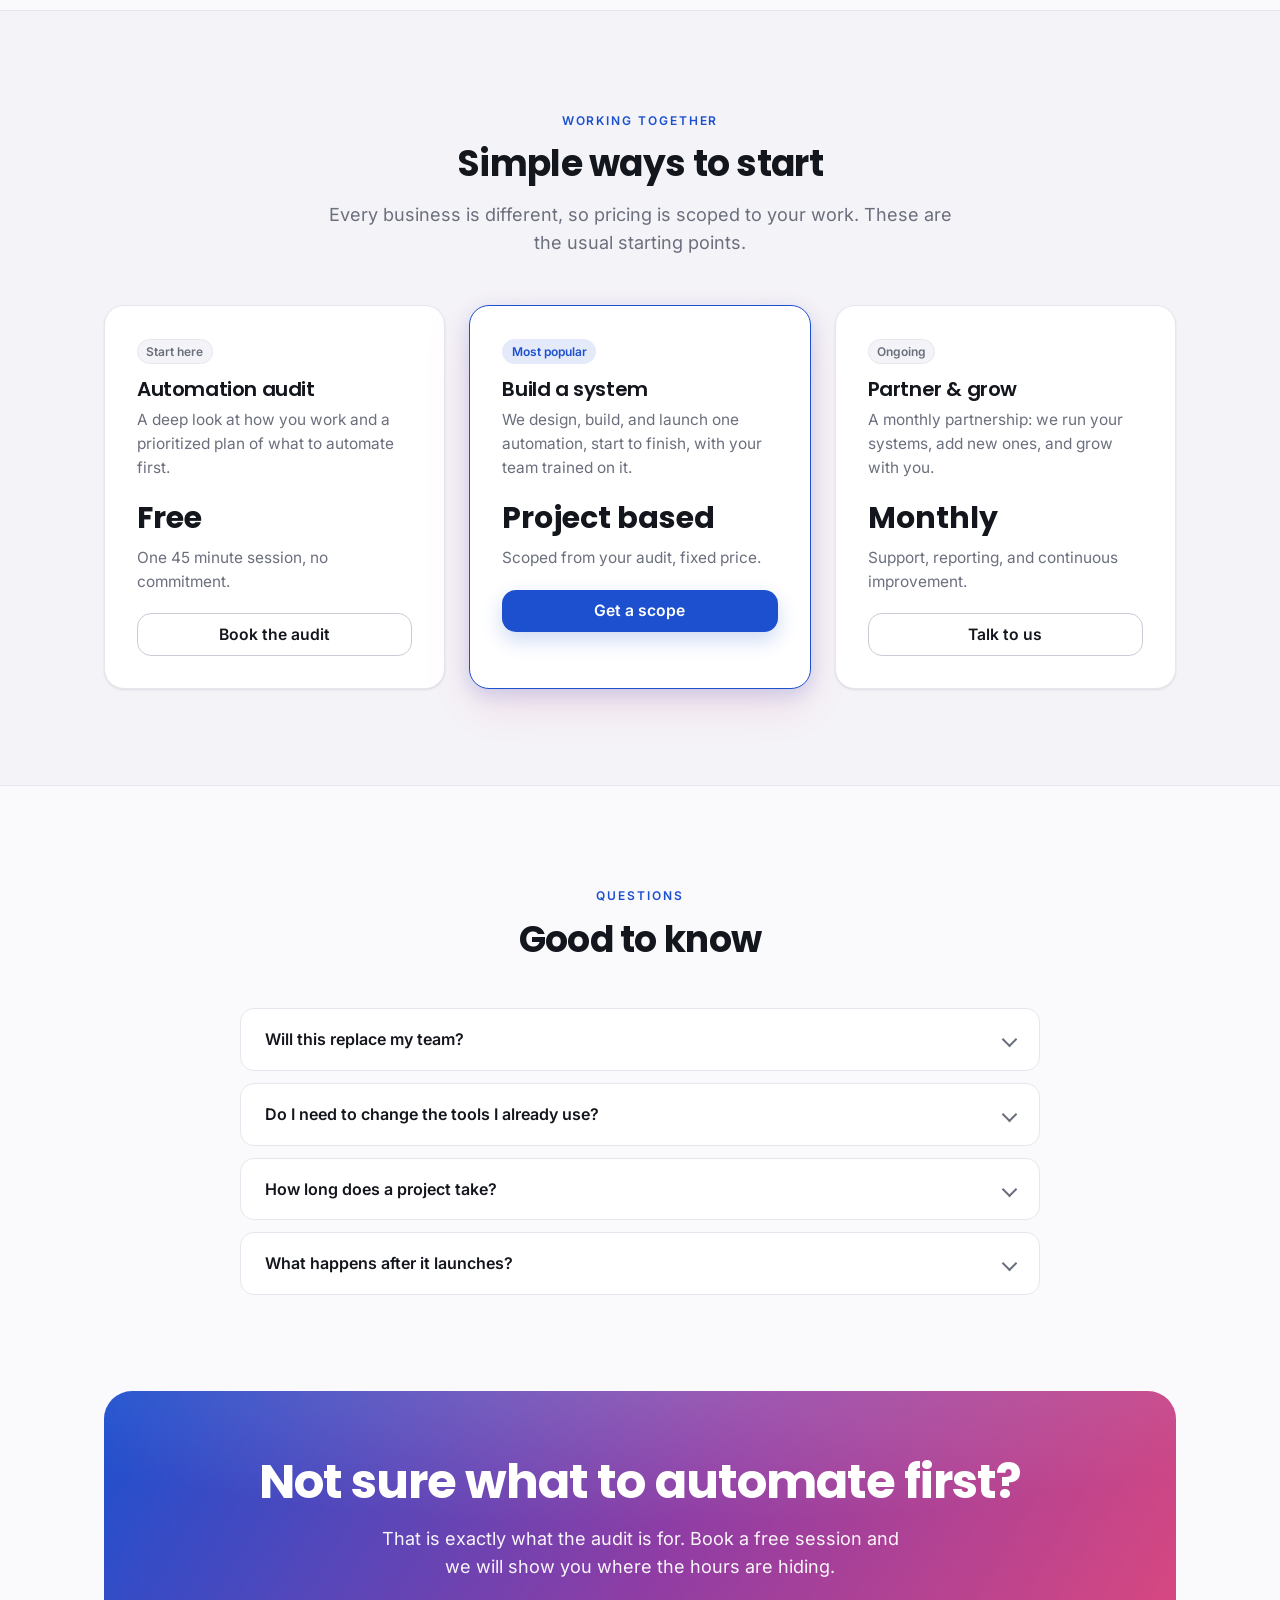
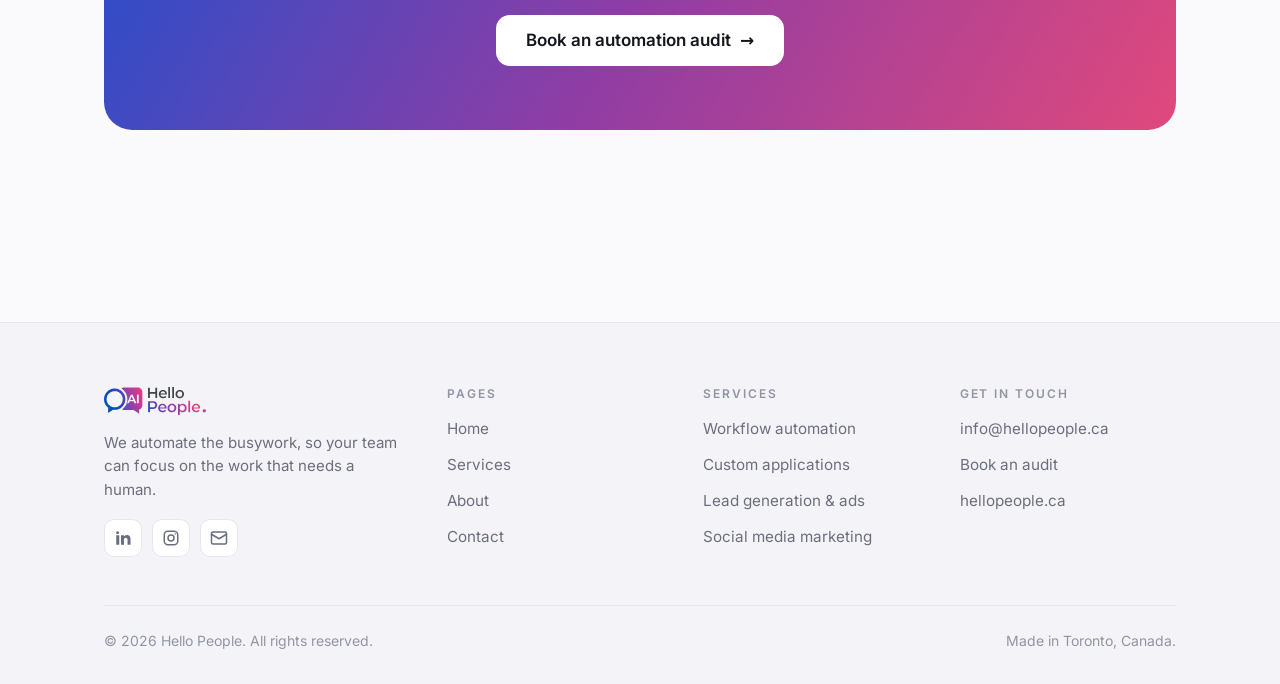
<file: services.html>
<!doctype html>
<html lang="en">
<head>
<meta charset="utf-8">
<meta name="viewport" content="width=device-width, initial-scale=1">
<title>Services, Hello People</title>
<meta name="description" content="Workflow automation, voice and chat agents, custom applications, integrations, lead generation and ads, LinkedIn automation, and social media marketing. See what Hello People builds and how a project runs, from audit to hand-off.">
<meta name="theme-color" content="#1D50CF">
<link rel="icon" href="assets/logo/hello-people-favicon.svg" type="image/svg+xml">
<meta property="og:type" content="website">
<meta property="og:title" content="Services, Hello People">
<meta property="og:description" content="Automation, custom apps, lead generation, ads, and social media marketing, and how a project runs from audit to hand-off.">
<link rel="stylesheet" href="assets/css/fonts.css">
<link rel="stylesheet" href="assets/css/tokens.css">
<link rel="stylesheet" href="assets/css/components.css">
<link rel="stylesheet" href="assets/css/site.css">
<script>try{var t=localStorage.getItem('hp-theme');if(t==='light'||t==='dark')document.documentElement.setAttribute('data-theme',t);document.documentElement.classList.add('js');}catch(e){}</script>
</head>
<body>
<a class="skip" href="#main">Skip to content</a>

<header class="site-header">
  <div class="wrap nav">
    <a class="nav-logo" href="index.html" aria-label="Hello People, home">
      <img class="logo-light" src="assets/logo/hello-people-logo.svg" alt="Hello People" width="150" height="30">
      <img class="logo-dark" src="assets/logo/hello-people-logo-onDark-exact.svg" alt="Hello People" width="150" height="30">
    </a>
    <nav class="nav-links" aria-label="Primary">
      <a href="index.html">Home</a>
      <a href="services.html" aria-current="page">Services</a>
      <a href="about.html">About</a>
      <a href="contact.html">Contact</a>
    </nav>
    <div class="nav-right">
      <button class="hp-icon-btn" data-theme-toggle aria-label="Toggle light or dark theme" title="Toggle theme">
        <svg viewBox="0 0 24 24" width="20" height="20" fill="none" stroke="currentColor" stroke-width="2" stroke-linecap="round" stroke-linejoin="round"><circle cx="12" cy="12" r="9"/><path d="M12 3a9 9 0 0 1 0 18z" fill="currentColor" stroke="none"/></svg>
      </button>
      <a class="hp-btn hp-btn--primary nav-cta" href="contact.html">Book an audit</a>
      <button class="hp-icon-btn nav-toggle" data-nav-toggle aria-label="Open menu" aria-expanded="false">
        <svg viewBox="0 0 24 24" width="20" height="20" fill="none" stroke="currentColor" stroke-width="2" stroke-linecap="round"><path d="M3 6h18M3 12h18M3 18h18"/></svg>
      </button>
    </div>
  </div>
</header>
<div class="nav-panel" aria-label="Mobile menu">
  <div class="wrap">
    <a href="index.html">Home</a>
    <a href="services.html">Services</a>
    <a href="about.html">About</a>
    <a href="contact.html">Contact</a>
    <a class="hp-btn hp-btn--primary" href="contact.html">Book an audit</a>
  </div>
</div>

<main id="main">

<!-- PAGE HERO -->
<section class="page-hero">
  <div class="wrap">
    <span class="eyebrow">Services</span>
    <h1>Everything that feels like <span class="grad-word">copy and paste</span>, handled.</h1>
    <p class="lede">From automating the busywork to building custom apps and bringing in new leads, here is everything we do, and how a project runs. If it is repetitive or holding back your growth, we can probably help.</p>
    <div class="hero-cta mt-6">
      <a class="hp-btn hp-btn--primary hp-btn--lg" href="contact.html">Book an automation audit <span class="hp-btn__arrow">&rarr;</span></a>
    </div>
  </div>
</section>

<!-- SERVICE 1: Workflow automation -->
<section class="section">
  <div class="wrap split">
    <div class="prose reveal">
      <span class="eyebrow">Automate</span>
      <h2 style="font-size:clamp(1.7rem,3.2vw,var(--hp-text-2xl))">Workflow automation</h2>
      <p>The daily grind of invoicing, reminders, data entry, and follow-ups runs on its own, correctly, every time. No more work that stops the moment someone is on vacation.</p>
      <ul class="check-list">
        <li><span class="ck"><svg viewBox="0 0 24 24" fill="none" stroke="currentColor" stroke-width="3" stroke-linecap="round" stroke-linejoin="round"><path d="M20 6L9 17l-5-5"/></svg></span> Invoice and payment reminders</li>
        <li><span class="ck"><svg viewBox="0 0 24 24" fill="none" stroke="currentColor" stroke-width="3" stroke-linecap="round" stroke-linejoin="round"><path d="M20 6L9 17l-5-5"/></svg></span> Lead capture and follow-up sequences</li>
        <li><span class="ck"><svg viewBox="0 0 24 24" fill="none" stroke="currentColor" stroke-width="3" stroke-linecap="round" stroke-linejoin="round"><path d="M20 6L9 17l-5-5"/></svg></span> Data moved between tools, no re-typing</li>
      </ul>
    </div>
    <div class="panel reveal">
      <div class="ledger" style="box-shadow:none;border:0;padding:0">
        <div class="ledger-head"><span class="t">Automation ledger</span><span class="wk">live</span></div>
        <div class="ledger-row"><span class="ledger-task"><span class="ledger-check"><svg width="13" height="13" viewBox="0 0 24 24" fill="none" stroke="currentColor" stroke-width="3" stroke-linecap="round" stroke-linejoin="round"><path d="M20 6L9 17l-5-5"/></svg></span><span class="name">Invoice reminder sent</span></span><span class="saved">auto</span></div>
        <div class="ledger-row"><span class="ledger-task"><span class="ledger-check"><svg width="13" height="13" viewBox="0 0 24 24" fill="none" stroke="currentColor" stroke-width="3" stroke-linecap="round" stroke-linejoin="round"><path d="M20 6L9 17l-5-5"/></svg></span><span class="name">New lead added to CRM</span></span><span class="saved">auto</span></div>
        <div class="ledger-row"><span class="ledger-task"><span class="ledger-check"><svg width="13" height="13" viewBox="0 0 24 24" fill="none" stroke="currentColor" stroke-width="3" stroke-linecap="round" stroke-linejoin="round"><path d="M20 6L9 17l-5-5"/></svg></span><span class="name">Follow-up scheduled</span></span><span class="saved">auto</span></div>
      </div>
    </div>
  </div>
</section>

<!-- SERVICE 2: Voice & phone -->
<section class="section section--alt">
  <div class="wrap split split--media-right">
    <div class="panel reveal" style="order:2">
      <div style="display:flex;align-items:center;gap:14px;margin-bottom:18px">
        <span class="feature-ico" style="width:48px;height:48px;border-radius:12px;display:inline-flex;align-items:center;justify-content:center;background:var(--hp-accent-quiet);color:var(--hp-accent)"><svg width="24" height="24" viewBox="0 0 24 24" fill="none" stroke="currentColor" stroke-width="2" stroke-linecap="round" stroke-linejoin="round"><rect x="9" y="2" width="6" height="12" rx="3"/><path d="M5 10a7 7 0 0 0 14 0"/><path d="M12 17v5"/></svg></span>
        <div><div style="font-weight:600;color:var(--hp-text-strong)">Incoming call</div><div style="font-size:.85rem;color:var(--hp-text-muted)">answered in 1 ring</div></div>
      </div>
      <div class="hp-note hp-note--info" style="margin-bottom:10px">"Hi, thanks for calling. I can book you in for Thursday at 2, does that work?"</div>
      <div class="hp-note" style="background:var(--hp-surface-2)">Caller booked. Confirmation texted. Calendar updated.</div>
    </div>
    <div class="prose reveal" style="order:1">
      <span class="eyebrow">Automate</span>
      <h2 style="font-size:clamp(1.7rem,3.2vw,var(--hp-text-2xl))">Voice &amp; phone agents</h2>
      <p>An AI receptionist that answers every call in your brand's voice, books the appointment, and never sends a caller to voicemail. The calls you were missing become booked jobs.</p>
      <ul class="check-list">
        <li><span class="ck"><svg viewBox="0 0 24 24" fill="none" stroke="currentColor" stroke-width="3" stroke-linecap="round" stroke-linejoin="round"><path d="M20 6L9 17l-5-5"/></svg></span> Answers 24/7, books straight into your calendar</li>
        <li><span class="ck"><svg viewBox="0 0 24 24" fill="none" stroke="currentColor" stroke-width="3" stroke-linecap="round" stroke-linejoin="round"><path d="M20 6L9 17l-5-5"/></svg></span> Screens, routes, and takes messages</li>
        <li><span class="ck"><svg viewBox="0 0 24 24" fill="none" stroke="currentColor" stroke-width="3" stroke-linecap="round" stroke-linejoin="round"><path d="M20 6L9 17l-5-5"/></svg></span> Hands off to a human when it matters</li>
      </ul>
    </div>
  </div>
</section>

<!-- SERVICE 3: Chat & assistants -->
<section class="section">
  <div class="wrap split">
    <div class="prose reveal">
      <span class="eyebrow">Automate</span>
      <h2 style="font-size:clamp(1.7rem,3.2vw,var(--hp-text-2xl))">Chat &amp; AI assistants</h2>
      <p>A helpful assistant on your website and in your inbox that answers questions, qualifies leads, and knows when to bring in a person. It works while you sleep, and it never gets tired of the same question.</p>
      <ul class="check-list">
        <li><span class="ck"><svg viewBox="0 0 24 24" fill="none" stroke="currentColor" stroke-width="3" stroke-linecap="round" stroke-linejoin="round"><path d="M20 6L9 17l-5-5"/></svg></span> Trained on your services and FAQs</li>
        <li><span class="ck"><svg viewBox="0 0 24 24" fill="none" stroke="currentColor" stroke-width="3" stroke-linecap="round" stroke-linejoin="round"><path d="M20 6L9 17l-5-5"/></svg></span> Qualifies and books, not just chats</li>
        <li><span class="ck"><svg viewBox="0 0 24 24" fill="none" stroke="currentColor" stroke-width="3" stroke-linecap="round" stroke-linejoin="round"><path d="M20 6L9 17l-5-5"/></svg></span> Clean hand-off with full context</li>
      </ul>
    </div>
    <div class="panel reveal">
      <div style="display:grid;gap:10px">
        <div style="justify-self:start;max-width:80%;background:var(--hp-surface-2);padding:12px 14px;border-radius:14px 14px 14px 4px;font-size:.92rem">Do you take new patients on weekends?</div>
        <div style="justify-self:end;max-width:80%;background:var(--hp-blue);color:#fff;padding:12px 14px;border-radius:14px 14px 4px 14px;font-size:.92rem">We do. I have Saturday at 10:15 or 11:30, want me to book one?</div>
        <div style="justify-self:start;max-width:80%;background:var(--hp-surface-2);padding:12px 14px;border-radius:14px 14px 14px 4px;font-size:.92rem">10:15 please.</div>
        <div style="justify-self:end;max-width:80%;background:var(--hp-blue);color:#fff;padding:12px 14px;border-radius:14px 14px 4px 14px;font-size:.92rem">Booked. You will get a text confirmation shortly.</div>
      </div>
    </div>
  </div>
</section>

<!-- SERVICE 4: Custom applications -->
<section class="section section--alt">
  <div class="wrap split">
    <div class="prose reveal">
      <span class="eyebrow">Build</span>
      <h2 style="font-size:clamp(1.7rem,3.2vw,var(--hp-text-2xl))">Custom applications</h2>
      <p>When a workflow is not enough, we build the whole thing. Internal tools, client portals, booking systems, dashboards, a real application designed around how your business works, not a template you have to bend to fit.</p>
      <ul class="check-list">
        <li><span class="ck"><svg viewBox="0 0 24 24" fill="none" stroke="currentColor" stroke-width="3" stroke-linecap="round" stroke-linejoin="round"><path d="M20 6L9 17l-5-5"/></svg></span> Web and internal apps, built end to end</li>
        <li><span class="ck"><svg viewBox="0 0 24 24" fill="none" stroke="currentColor" stroke-width="3" stroke-linecap="round" stroke-linejoin="round"><path d="M20 6L9 17l-5-5"/></svg></span> Connected to your data and existing tools</li>
        <li><span class="ck"><svg viewBox="0 0 24 24" fill="none" stroke="currentColor" stroke-width="3" stroke-linecap="round" stroke-linejoin="round"><path d="M20 6L9 17l-5-5"/></svg></span> Yours to own, with support as you grow</li>
      </ul>
    </div>
    <div class="panel reveal">
      <div style="display:flex;align-items:center;gap:8px;margin-bottom:16px">
        <span style="width:11px;height:11px;border-radius:50%;background:#E5484D"></span>
        <span style="width:11px;height:11px;border-radius:50%;background:#F5B301"></span>
        <span style="width:11px;height:11px;border-radius:50%;background:#12A150"></span>
        <span style="margin-left:8px;font-size:.82rem;color:var(--hp-text-muted)">your-app.hellopeople.ca</span>
      </div>
      <div class="hp-note" style="background:var(--hp-surface-2);margin-bottom:10px">Dashboard &middot; 4 active clients &middot; 12 jobs today</div>
      <div class="ledger" style="box-shadow:none;border:0;padding:0">
        <div class="ledger-row"><span class="ledger-task"><span class="ledger-check"><svg width="13" height="13" viewBox="0 0 24 24" fill="none" stroke="currentColor" stroke-width="3" stroke-linecap="round" stroke-linejoin="round"><path d="M20 6L9 17l-5-5"/></svg></span><span class="name">New booking created</span></span><span class="saved">live</span></div>
        <div class="ledger-row"><span class="ledger-task"><span class="ledger-check"><svg width="13" height="13" viewBox="0 0 24 24" fill="none" stroke="currentColor" stroke-width="3" stroke-linecap="round" stroke-linejoin="round"><path d="M20 6L9 17l-5-5"/></svg></span><span class="name">Invoice generated &amp; sent</span></span><span class="saved">live</span></div>
        <div class="ledger-row"><span class="ledger-task"><span class="ledger-check"><svg width="13" height="13" viewBox="0 0 24 24" fill="none" stroke="currentColor" stroke-width="3" stroke-linecap="round" stroke-linejoin="round"><path d="M20 6L9 17l-5-5"/></svg></span><span class="name">Client notified</span></span><span class="saved">live</span></div>
      </div>
    </div>
  </div>
</section>

<!-- SERVICE 5: Lead generation & ads -->
<section class="section">
  <div class="wrap split split--media-right">
    <div class="panel reveal" style="order:2">
      <div style="display:flex;align-items:center;gap:14px;margin-bottom:18px">
        <span class="feature-ico" style="width:48px;height:48px;border-radius:12px;display:inline-flex;align-items:center;justify-content:center;background:var(--hp-accent-quiet);color:var(--hp-accent)"><svg width="24" height="24" viewBox="0 0 24 24" fill="none" stroke="currentColor" stroke-width="2" stroke-linecap="round" stroke-linejoin="round"><circle cx="12" cy="12" r="9"/><circle cx="12" cy="12" r="5"/><circle cx="12" cy="12" r="1.4" fill="currentColor" stroke="none"/></svg></span>
        <div><div style="font-weight:600;color:var(--hp-text-strong)">Campaign, this month</div><div style="font-size:.85rem;color:var(--hp-text-muted)">Google &amp; Meta</div></div>
      </div>
      <div class="stats" style="grid-template-columns:1fr 1fr;gap:var(--hp-space-4);text-align:left">
        <div><div class="num" style="font-size:var(--hp-text-2xl)">128</div><div class="lbl" style="margin:4px 0 0">qualified leads</div></div>
        <div><div class="num" style="font-size:var(--hp-text-2xl)">-52%</div><div class="lbl" style="margin:4px 0 0">cost per lead</div></div>
      </div>
    </div>
    <div class="prose reveal" style="order:1">
      <span class="eyebrow">Grow</span>
      <h2 style="font-size:clamp(1.7rem,3.2vw,var(--hp-text-2xl))">Lead generation &amp; ad campaigns</h2>
      <p>A steady flow of qualified leads, without you touching an ad manager. We build, launch, and optimize campaigns across Google and Meta, and run LinkedIn automation that connects you directly with the decision makers you want to reach.</p>
      <ul class="check-list">
        <li><span class="ck"><svg viewBox="0 0 24 24" fill="none" stroke="currentColor" stroke-width="3" stroke-linecap="round" stroke-linejoin="round"><path d="M20 6L9 17l-5-5"/></svg></span> Google Ads &amp; Meta (Facebook / Instagram) ads</li>
        <li><span class="ck"><svg viewBox="0 0 24 24" fill="none" stroke="currentColor" stroke-width="3" stroke-linecap="round" stroke-linejoin="round"><path d="M20 6L9 17l-5-5"/></svg></span> LinkedIn automation to reach decision makers</li>
        <li><span class="ck"><svg viewBox="0 0 24 24" fill="none" stroke="currentColor" stroke-width="3" stroke-linecap="round" stroke-linejoin="round"><path d="M20 6L9 17l-5-5"/></svg></span> Leads flow straight into your CRM, ready to work</li>
      </ul>
    </div>
  </div>
</section>

<!-- SERVICE 6: Digital & social media marketing -->
<section class="section section--alt">
  <div class="wrap split">
    <div class="prose reveal">
      <span class="eyebrow">Grow</span>
      <h2 style="font-size:clamp(1.7rem,3.2vw,var(--hp-text-2xl))">Digital &amp; social media marketing</h2>
      <p>Your whole social presence, handled. We shoot your content, edit it, post it across your platforms on a schedule, and run the ads behind it, so your brand shows up everywhere it should without adding a thing to your plate.</p>
      <ul class="check-list">
        <li><span class="ck"><svg viewBox="0 0 24 24" fill="none" stroke="currentColor" stroke-width="3" stroke-linecap="round" stroke-linejoin="round"><path d="M20 6L9 17l-5-5"/></svg></span> Content shot, edited, and scheduled for you</li>
        <li><span class="ck"><svg viewBox="0 0 24 24" fill="none" stroke="currentColor" stroke-width="3" stroke-linecap="round" stroke-linejoin="round"><path d="M20 6L9 17l-5-5"/></svg></span> Posted across Instagram, Facebook, LinkedIn &amp; more</li>
        <li><span class="ck"><svg viewBox="0 0 24 24" fill="none" stroke="currentColor" stroke-width="3" stroke-linecap="round" stroke-linejoin="round"><path d="M20 6L9 17l-5-5"/></svg></span> Paid ads on Google &amp; Meta to amplify the best of it</li>
      </ul>
    </div>
    <div class="panel reveal">
      <div style="display:flex;align-items:center;justify-content:space-between;margin-bottom:14px">
        <span style="font-family:var(--hp-font-display);font-weight:600;color:var(--hp-text-strong)">This week's content</span>
        <span style="font-size:.78rem;color:var(--hp-text-muted);background:var(--hp-surface-2);padding:4px 10px;border-radius:999px">scheduled</span>
      </div>
      <div class="hp-note" style="background:var(--hp-surface-2);margin-bottom:10px">Mon &middot; Reel: behind the scenes &middot; Instagram + TikTok</div>
      <div class="hp-note" style="background:var(--hp-surface-2);margin-bottom:10px">Wed &middot; Client story &middot; LinkedIn + Facebook</div>
      <div class="hp-note hp-note--info">Fri &middot; Promo &middot; boosted on Meta &amp; Google</div>
    </div>
  </div>
</section>

<!-- SERVICE 7/8/9: Grow trio -->
<section class="section">
  <div class="wrap">
    <div class="section-head">
      <span class="eyebrow">Grow</span>
      <h2>Then we help you grow on top of it</h2>
      <p class="lede">Once the busywork is handled, the same systems power steady growth: consistent content, connected tools, and numbers you can actually read.</p>
    </div>
    <div class="cards">
      <article class="feature reveal">
        <span class="ico"><svg viewBox="0 0 24 24" fill="none" stroke="currentColor" stroke-width="2" stroke-linecap="round" stroke-linejoin="round"><polyline points="3 17 9 11 13 15 21 7"/><polyline points="15 7 21 7 21 13"/></svg></span>
        <h3>Growth &amp; social systems</h3>
        <p>Content and scheduling on a system, so your brand shows up consistently without eating your week.</p>
      </article>
      <article class="feature reveal" data-delay="60">
        <span class="ico"><svg viewBox="0 0 24 24" fill="none" stroke="currentColor" stroke-width="2" stroke-linecap="round" stroke-linejoin="round"><path d="M9 17H7A5 5 0 0 1 7 7h2"/><path d="M15 7h2a5 5 0 1 1 0 10h-2"/><line x1="8" y1="12" x2="16" y2="12"/></svg></span>
        <h3>Integrations &amp; CRM</h3>
        <p>Your tools, finally talking to each other. Leads, bookings, and payments flow into one place.</p>
      </article>
      <article class="feature reveal" data-delay="120">
        <span class="ico"><svg viewBox="0 0 24 24" fill="none" stroke="currentColor" stroke-width="2" stroke-linecap="round" stroke-linejoin="round"><path d="M3 3v18h18"/><rect x="7" y="12" width="3" height="5" rx="1"/><rect x="12" y="8" width="3" height="9" rx="1"/><rect x="17" y="5" width="3" height="12" rx="1"/></svg></span>
        <h3>Reporting &amp; insight</h3>
        <p>One clear dashboard of hours saved, calls answered, and leads booked, in plain numbers.</p>
      </article>
    </div>
  </div>
</section>

<!-- PROCESS -->
<section class="section">
  <div class="wrap">
    <div class="section-head section-head--center">
      <span class="eyebrow">How a project runs</span>
      <h2>From first call to hands-off in four steps</h2>
    </div>
    <div class="steps">
      <div class="step reveal"><h3>Audit</h3><p>A free session to map where hours are leaking and what to automate first.</p></div>
      <div class="step reveal" data-delay="60"><h3>Plan</h3><p>A clear scope: what we build, what it costs, and the time it gives back.</p></div>
      <div class="step reveal" data-delay="120"><h3>Build</h3><p>We ship the systems, test them on real work, and train your team.</p></div>
      <div class="step reveal" data-delay="180"><h3>Support</h3><p>We keep the machines running and improving as your business grows.</p></div>
    </div>
  </div>
</section>

<!-- PRICING -->
<section class="section section--alt" id="pricing">
  <div class="wrap">
    <div class="section-head section-head--center">
      <span class="eyebrow">Working together</span>
      <h2>Simple ways to start</h2>
      <p class="lede">Every business is different, so pricing is scoped to your work. These are the usual starting points.</p>
    </div>
    <div class="cards">
      <article class="hp-card reveal">
        <span class="hp-badge hp-badge--muted">Start here</span>
        <h3 class="hp-card__title" style="margin-top:14px">Automation audit</h3>
        <p class="hp-card__body">A deep look at how you work and a prioritized plan of what to automate first.</p>
        <div style="font-family:var(--hp-font-display);font-weight:700;font-size:var(--hp-text-2xl);color:var(--hp-text-strong);margin:16px 0 4px">Free</div>
        <p class="hp-card__body">One 45 minute session, no commitment.</p>
        <a class="hp-btn hp-btn--ghost hp-btn--block" href="contact.html" style="margin-top:20px">Book the audit</a>
      </article>
      <article class="hp-card reveal" data-delay="60" style="border-color:var(--hp-accent);box-shadow:var(--hp-shadow-brand)">
        <span class="hp-badge hp-badge--blue">Most popular</span>
        <h3 class="hp-card__title" style="margin-top:14px">Build a system</h3>
        <p class="hp-card__body">We design, build, and launch one automation, start to finish, with your team trained on it.</p>
        <div style="font-family:var(--hp-font-display);font-weight:700;font-size:var(--hp-text-2xl);color:var(--hp-text-strong);margin:16px 0 4px">Project based</div>
        <p class="hp-card__body">Scoped from your audit, fixed price.</p>
        <a class="hp-btn hp-btn--primary hp-btn--block" href="contact.html" style="margin-top:20px">Get a scope</a>
      </article>
      <article class="hp-card reveal" data-delay="120">
        <span class="hp-badge hp-badge--muted">Ongoing</span>
        <h3 class="hp-card__title" style="margin-top:14px">Partner &amp; grow</h3>
        <p class="hp-card__body">A monthly partnership: we run your systems, add new ones, and grow with you.</p>
        <div style="font-family:var(--hp-font-display);font-weight:700;font-size:var(--hp-text-2xl);color:var(--hp-text-strong);margin:16px 0 4px">Monthly</div>
        <p class="hp-card__body">Support, reporting, and continuous improvement.</p>
        <a class="hp-btn hp-btn--ghost hp-btn--block" href="contact.html" style="margin-top:20px">Talk to us</a>
      </article>
    </div>
  </div>
</section>

<!-- FAQ -->
<section class="section">
  <div class="wrap">
    <div class="section-head section-head--center">
      <span class="eyebrow">Questions</span>
      <h2>Good to know</h2>
    </div>
    <div class="faq reveal">
      <details><summary>Will this replace my team?</summary><p>No. We automate the repetitive work so your people can do the work only people can do. The goal is to give your team their hours back, not to remove them.</p></details>
      <details><summary>Do I need to change the tools I already use?</summary><p>Usually not. We build around your current tools and connect them. If something is genuinely holding you back, we will say so plainly and suggest an alternative.</p></details>
      <details><summary>How long does a project take?</summary><p>Most first automations launch within a few weeks. The audit gives you a clear timeline before you commit to anything.</p></details>
      <details><summary>What happens after it launches?</summary><p>We test it on real work, train your team, and keep it running. With a partnership, we also add new automations as you find more time to save.</p></details>
    </div>
  </div>
</section>

<!-- CTA -->
<section class="section" style="padding-top:0">
  <div class="wrap">
    <div class="cta-band reveal">
      <h2>Not sure what to automate first?</h2>
      <p>That is exactly what the audit is for. Book a free session and we will show you where the hours are hiding.</p>
      <div class="hero-cta"><a class="hp-btn hp-btn--white hp-btn--lg" href="contact.html">Book an automation audit <span class="hp-btn__arrow">&rarr;</span></a></div>
    </div>
  </div>
</section>

</main>

<footer class="site-footer">
  <div class="wrap">
    <div class="footer-grid">
      <div class="footer-brand">
        <img class="logo-light" src="assets/logo/hello-people-logo.svg" alt="Hello People" width="150" height="28">
        <img class="logo-dark" src="assets/logo/hello-people-logo-onDark-exact.svg" alt="Hello People" width="150" height="28">
        <p>We automate the busywork, so your team can focus on the work that needs a human.</p>
        <div class="footer-social">
          <a href="https://www.linkedin.com/" aria-label="LinkedIn" rel="noopener" target="_blank"><svg viewBox="0 0 24 24" fill="currentColor"><path d="M6.94 5a2 2 0 1 1-4-.02 2 2 0 0 1 4 .02zM7 8.48H3V21h4V8.48zm6.32 0H9.34V21h3.94v-6.57c0-3.66 4.77-4 4.77 0V21H22v-7.93c0-6.17-7.06-5.94-8.72-2.91l.04-1.68z"/></svg></a>
          <a href="https://www.instagram.com/" aria-label="Instagram" rel="noopener" target="_blank"><svg viewBox="0 0 24 24" fill="none" stroke="currentColor" stroke-width="2"><rect x="3" y="3" width="18" height="18" rx="5"/><circle cx="12" cy="12" r="4"/><circle cx="17.5" cy="6.5" r="1" fill="currentColor" stroke="none"/></svg></a>
          <a href="mailto:info@hellopeople.ca" aria-label="Email"><svg viewBox="0 0 24 24" fill="none" stroke="currentColor" stroke-width="2" stroke-linecap="round" stroke-linejoin="round"><rect x="2" y="4" width="20" height="16" rx="2"/><path d="m2 7 10 6 10-6"/></svg></a>
        </div>
      </div>
      <div class="footer-col">
        <h4>Pages</h4>
        <ul><li><a href="index.html">Home</a></li><li><a href="services.html">Services</a></li><li><a href="about.html">About</a></li><li><a href="contact.html">Contact</a></li></ul>
      </div>
      <div class="footer-col">
        <h4>Services</h4>
        <ul><li><a href="services.html">Workflow automation</a></li><li><a href="services.html">Custom applications</a></li><li><a href="services.html">Lead generation &amp; ads</a></li><li><a href="services.html">Social media marketing</a></li></ul>
      </div>
      <div class="footer-col">
        <h4>Get in touch</h4>
        <ul><li><a href="mailto:info@hellopeople.ca">info@hellopeople.ca</a></li><li><a href="contact.html">Book an audit</a></li><li><a href="https://hellopeople.ca" rel="noopener" target="_blank">hellopeople.ca</a></li></ul>
      </div>
    </div>
    <div class="footer-bottom">
      <span>&copy; <span data-year>2026</span> Hello People. All rights reserved.</span>
      <span>Made in Toronto, Canada.</span>
    </div>
  </div>
</footer>

<script src="assets/js/site.js"></script>
</body>
</html>
</file>
<file: assets/css/fonts.css>
/* Hello People, self-contained web fonts (Poppins 600/700/800, Inter 400/500/600, Latin subset, base64 woff2). Link this to use the brand faces offline / in the design system. */
@font-face{font-family:'Inter';font-style:normal;font-weight:400;font-display:swap;src:url([data-uri]) format('woff2');}
@font-face{font-family:'Inter';font-style:normal;font-weight:500;font-display:swap;src:url([data-uri]) format('woff2');}
@font-face{font-family:'Inter';font-style:normal;font-weight:600;font-display:swap;src:url([data-uri]) format('woff2');}
@font-face{font-family:'Poppins';font-style:normal;font-weight:600;font-display:swap;src:url([data-uri]) format('woff2');}
@font-face{font-family:'Poppins';font-style:normal;font-weight:700;font-display:swap;src:url([data-uri]) format('woff2');}
@font-face{font-family:'Poppins';font-style:normal;font-weight:800;font-display:swap;src:url([data-uri]) format('woff2');}
</file>
<file: assets/css/tokens.css>
/* =============================================================================
   HELLO PEOPLE DESIGN TOKENS
   Single source of truth for color, type, space, radius, elevation & motion.
   Everything downstream (components, site, decks) reads from these variables.
   Change a value here → it updates everywhere.

   Brand colors are read from the master logo SVG (Clod Design vectors):
     wordmark gradient  #1D50CF → #903DA4 → #E0497C
     ring (deep blue)   #0154B8
     "Hello" charcoal   #3F454C

   Layers:
   1. PRIMITIVES, raw brand values. Never reference these directly in UI.
   2. SEMANTIC, role-based tokens (bg, text, border…). Use THESE in UI.
   3. THEMING, semantic tokens re-mapped for dark mode.
   ============================================================================= */

:root {
  /* ---------------------------------------------------------------------------
     1. PRIMITIVES
     --------------------------------------------------------------------------- */

  /* Brand core, exact values from the logo */
  --hp-blue:        #1D50CF;   /* Link Blue, trust, intelligence, "the tech" */
  --hp-violet:      #903DA4;   /* Bridge Violet, where machine meets human */
  --hp-magenta:     #E0497C;   /* People Magenta, warmth, energy, humanity */

  /* Brand tints / shades (for hovers, fills, focus rings) */
  --hp-blue-800:    #0154B8;   /* deep ring blue */
  --hp-blue-700:    #123FA8;
  --hp-blue-600:    #1D50CF;
  --hp-blue-500:    #3A6BE0;
  --hp-blue-100:    #E4EAF9;
  --hp-magenta-700: #C43D6E;
  --hp-magenta-600: #E0497C;
  --hp-magenta-100: #FBE6EE;

  /* The signature gradient, ONE token, used everywhere, so it never drifts */
  --hp-gradient:        linear-gradient(120deg, #1D50CF 0%, #903DA4 52%, #E0497C 100%);
  --hp-gradient-135:    linear-gradient(135deg, #1D50CF 0%, #903DA4 52%, #E0497C 100%);
  --hp-gradient-soft:   linear-gradient(120deg, rgba(29,80,207,.12), rgba(144,61,164,.12), rgba(224,73,124,.12));
  --hp-gradient-text:   linear-gradient(120deg, #1D50CF, #903DA4, #E0497C);

  /* Neutrals, cool-biased (a hint of blue) so they read "chosen", not default grey */
  --hp-ink-950: #0C0D12;
  --hp-ink-900: #14161D;
  --hp-ink-800: #1B1E27;   /* primary text / dominant dark ground */
  --hp-ink-700: #2A2E39;
  --hp-ink-600: #3F454C;   /* the logo's "Hello" charcoal */
  --hp-ink-500: #565B6A;
  --hp-ink-400: #6B6F7D;   /* muted / secondary text */
  --hp-ink-300: #9195A3;
  --hp-ink-200: #C9CCD5;
  --hp-ink-150: #DDDFE7;
  --hp-ink-100: #E6E7EE;   /* hairline borders */
  --hp-ink-75:  #EFF0F4;
  --hp-ink-50:  #F4F4F8;   /* surface fills */
  --hp-ink-25:  #FAFAFC;   /* page paper */
  --hp-white:   #FFFFFF;

  /* Feedback (semantic status, distinct from the brand accent) */
  --hp-success: #12A150;
  --hp-success-bg: #E7F6EE;
  --hp-warning: #C77700;
  --hp-warning-bg: #FBF0DC;
  --hp-danger:  #E5484D;
  --hp-danger-bg: #FCE9E9;
  --hp-info:    #1D50CF;
  --hp-info-bg: #E4EAF9;

  /* ---------------------------------------------------------------------------
     TYPOGRAPHY
     --------------------------------------------------------------------------- */
  --hp-font-display: "Poppins", "Segoe UI", system-ui, -apple-system, sans-serif;
  --hp-font-body:    "Inter", "Segoe UI", system-ui, -apple-system, sans-serif;
  --hp-font-mono:    "JetBrains Mono", ui-monospace, "SFMono-Regular", Menlo, Consolas, monospace;

  /* Type scale, 1rem base, ~1.25 (major third) */
  --hp-text-xs:   0.75rem;    /* 12 */
  --hp-text-sm:   0.875rem;   /* 14 */
  --hp-text-base: 1rem;       /* 16 */
  --hp-text-md:   1.125rem;   /* 18 */
  --hp-text-lg:   1.25rem;    /* 20 */
  --hp-text-xl:   1.5rem;     /* 24 */
  --hp-text-2xl:  1.875rem;   /* 30 */
  --hp-text-3xl:  2.25rem;    /* 36 */
  --hp-text-4xl:  3rem;       /* 48 */
  --hp-text-5xl:  3.75rem;    /* 60 */
  --hp-text-6xl:  4.5rem;     /* 72 */

  --hp-weight-regular:  400;
  --hp-weight-medium:   500;
  --hp-weight-semibold: 600;
  --hp-weight-bold:     700;
  --hp-weight-extra:    800;

  --hp-leading-tight:   1.12;
  --hp-leading-snug:    1.25;
  --hp-leading-normal:  1.55;
  --hp-leading-relaxed: 1.7;

  --hp-tracking-tight:  -0.02em;
  --hp-tracking-snug:   -0.01em;
  --hp-tracking-normal: 0;
  --hp-tracking-wide:   0.08em;
  --hp-tracking-caps:   0.16em;   /* uppercase eyebrows / labels */

  --hp-measure: 65ch;             /* comfortable reading width */

  /* ---------------------------------------------------------------------------
     SPACING, 4px base scale
     --------------------------------------------------------------------------- */
  --hp-space-0:  0;
  --hp-space-1:  0.25rem;   /* 4  */
  --hp-space-2:  0.5rem;    /* 8  */
  --hp-space-3:  0.75rem;   /* 12 */
  --hp-space-4:  1rem;      /* 16 */
  --hp-space-5:  1.5rem;    /* 24 */
  --hp-space-6:  2rem;      /* 32 */
  --hp-space-7:  2.5rem;    /* 40 */
  --hp-space-8:  3rem;      /* 48 */
  --hp-space-9:  4rem;      /* 64 */
  --hp-space-10: 5rem;      /* 80 */
  --hp-space-11: 6rem;      /* 96 */
  --hp-space-12: 8rem;      /* 128 */

  /* ---------------------------------------------------------------------------
     RADIUS
     --------------------------------------------------------------------------- */
  --hp-radius-xs:   6px;
  --hp-radius-sm:   10px;
  --hp-radius-md:   14px;
  --hp-radius-lg:   20px;
  --hp-radius-xl:   28px;
  --hp-radius-pill: 999px;

  /* ---------------------------------------------------------------------------
     ELEVATION, soft, cool-tinted shadows (never harsh black)
     --------------------------------------------------------------------------- */
  --hp-shadow-sm:  0 1px 2px rgba(20,22,34,.05), 0 1px 3px rgba(20,22,34,.05);
  --hp-shadow-md:  0 2px 6px rgba(20,22,34,.06), 0 8px 24px rgba(20,22,34,.07);
  --hp-shadow-lg:  0 4px 12px rgba(20,22,34,.08), 0 24px 56px rgba(20,22,34,.10);
  --hp-shadow-brand: 0 6px 18px rgba(29,80,207,.18), 0 18px 48px rgba(224,73,124,.14);

  /* ---------------------------------------------------------------------------
     MOTION
     --------------------------------------------------------------------------- */
  --hp-ease:        cubic-bezier(.2, .7, .3, 1);   /* calm, confident */
  --hp-ease-out:    cubic-bezier(0, 0, .2, 1);
  --hp-duration-1:  120ms;
  --hp-duration-2:  200ms;
  --hp-duration-3:  320ms;

  /* Layout */
  --hp-container:   1120px;
  --hp-container-narrow: 760px;

  /* ---------------------------------------------------------------------------
     2. SEMANTIC TOKENS (LIGHT), use these in UI, not the primitives above
     --------------------------------------------------------------------------- */
  --hp-bg:            var(--hp-ink-25);
  --hp-bg-elevated:   var(--hp-white);
  --hp-surface:       var(--hp-white);
  --hp-surface-2:     var(--hp-ink-50);
  --hp-surface-inset: var(--hp-ink-75);

  --hp-text:          var(--hp-ink-800);
  --hp-text-strong:   var(--hp-ink-900);
  --hp-text-muted:    var(--hp-ink-400);
  --hp-text-subtle:   var(--hp-ink-300);
  --hp-text-on-brand: var(--hp-white);

  --hp-border:        var(--hp-ink-100);
  --hp-border-strong: var(--hp-ink-200);

  --hp-accent:        var(--hp-blue);
  --hp-accent-hover:  var(--hp-blue-800);
  --hp-accent-quiet:  var(--hp-blue-100);
  --hp-focus-ring:    color-mix(in srgb, var(--hp-blue) 45%, transparent);
}

/* ---------------------------------------------------------------------------
   3. THEMING, dark mode  (values from the on-dark-bright logo variant)
   Order matters: OS-dark first (guarded so an explicit light choice wins),
   then explicit [data-theme="dark"] so the toggle wins in both directions.
   Only tokens are re-mapped here; components never restyle inside these blocks.
   --------------------------------------------------------------------------- */
@media (prefers-color-scheme: dark) {
  :root:not([data-theme="light"]) {
    --hp-blue:    #3D6DE4;
    --hp-violet:  #A84EBD;
    --hp-magenta: #EC5C90;
    --hp-gradient:      linear-gradient(120deg, #3D6DE4 0%, #A84EBD 52%, #E0497C 100%);
    --hp-gradient-soft: linear-gradient(120deg, rgba(61,109,228,.16), rgba(168,78,189,.16), rgba(224,73,124,.16));
    --hp-gradient-text: linear-gradient(120deg, #3D6DE4, #A84EBD, #EC5C90);

    --hp-bg:            var(--hp-ink-950);
    --hp-bg-elevated:   var(--hp-ink-900);
    --hp-surface:       #20242E;
    --hp-surface-2:     #191C24;
    --hp-surface-inset: #272C37;

    --hp-text:          #F2F3F8;
    --hp-text-strong:   #FFFFFF;
    --hp-text-muted:    #9195A3;
    --hp-text-subtle:   #6B6F7D;

    --hp-border:        #2F333E;
    --hp-border-strong: #3B4150;

    --hp-accent:        #3D6DE4;
    --hp-accent-hover:  #6188EC;
    --hp-accent-quiet:  rgba(61,109,228,.14);
    --hp-focus-ring:    color-mix(in srgb, #3D6DE4 55%, transparent);

    --hp-shadow-sm:  0 1px 2px rgba(0,0,0,.4);
    --hp-shadow-md:  0 2px 8px rgba(0,0,0,.45), 0 10px 30px rgba(0,0,0,.4);
    --hp-shadow-lg:  0 4px 14px rgba(0,0,0,.5), 0 26px 60px rgba(0,0,0,.5);
    --hp-shadow-brand: 0 6px 22px rgba(61,109,228,.35), 0 20px 55px rgba(224,73,124,.22);

    --hp-success-bg: rgba(18,161,80,.14);
    --hp-warning-bg: rgba(199,119,0,.16);
    --hp-danger-bg:  rgba(229,72,77,.16);
    --hp-info-bg:    rgba(61,109,228,.14);
  }
}

:root[data-theme="dark"] {
  --hp-blue:    #3D6DE4;
  --hp-violet:  #A84EBD;
  --hp-magenta: #EC5C90;
  --hp-gradient:      linear-gradient(120deg, #3D6DE4 0%, #A84EBD 52%, #E0497C 100%);
  --hp-gradient-soft: linear-gradient(120deg, rgba(61,109,228,.16), rgba(168,78,189,.16), rgba(224,73,124,.16));
  --hp-gradient-text: linear-gradient(120deg, #3D6DE4, #A84EBD, #EC5C90);

  --hp-bg:            var(--hp-ink-950);
  --hp-bg-elevated:   var(--hp-ink-900);
  --hp-surface:       #20242E;
  --hp-surface-2:     #191C24;
  --hp-surface-inset: #272C37;

  --hp-text:          #F2F3F8;
  --hp-text-strong:   #FFFFFF;
  --hp-text-muted:    #9195A3;
  --hp-text-subtle:   #6B6F7D;

  --hp-border:        #2F333E;
  --hp-border-strong: #3B4150;

  --hp-accent:        #3D6DE4;
  --hp-accent-hover:  #6188EC;
  --hp-accent-quiet:  rgba(61,109,228,.14);
  --hp-focus-ring:    color-mix(in srgb, #3D6DE4 55%, transparent);

  --hp-shadow-sm:  0 1px 2px rgba(0,0,0,.4);
  --hp-shadow-md:  0 2px 8px rgba(0,0,0,.45), 0 10px 30px rgba(0,0,0,.4);
  --hp-shadow-lg:  0 4px 14px rgba(0,0,0,.5), 0 26px 60px rgba(0,0,0,.5);
  --hp-shadow-brand: 0 6px 22px rgba(61,109,228,.35), 0 20px 55px rgba(224,73,124,.22);

  --hp-success-bg: rgba(18,161,80,.14);
  --hp-warning-bg: rgba(199,119,0,.16);
  --hp-danger-bg:  rgba(229,72,77,.16);
  --hp-info-bg:    rgba(61,109,228,.14);
}
</file>
<file: assets/css/components.css>
/* =============================================================================
   HELLO PEOPLE COMPONENTS
   Reusable UI classes built entirely on tokens.css. Prefix: .hp-
   Load order:  tokens.css  →  components.css
   Rule of the system: solid --hp-blue is the workhorse; the gradient is
   reserved for the logo, one hero moment, and the closing CTA band.
   ============================================================================= */

/* ---------------------------------------------------------------- Primitives */
.hp-eyebrow{
  font-family:var(--hp-font-body);font-size:var(--hp-text-xs);font-weight:700;
  letter-spacing:var(--hp-tracking-caps);text-transform:uppercase;color:var(--hp-text-muted);
}
.hp-grad-text{
  background:var(--hp-gradient-text);-webkit-background-clip:text;background-clip:text;color:transparent;
}

/* --------------------------------------------------------------------- Button */
.hp-btn{
  display:inline-flex;align-items:center;justify-content:center;gap:.55em;
  font-family:var(--hp-font-body);font-weight:600;font-size:.98rem;line-height:1;
  padding:.8em 1.4em;border-radius:var(--hp-radius-md);border:1px solid transparent;
  cursor:pointer;text-decoration:none;white-space:nowrap;
  transition:transform var(--hp-duration-2) var(--hp-ease),
             box-shadow var(--hp-duration-2) var(--hp-ease),
             background var(--hp-duration-2) var(--hp-ease);
}
.hp-btn:focus-visible{outline:3px solid var(--hp-focus-ring);outline-offset:2px}
.hp-btn[disabled],.hp-btn.is-disabled{opacity:.5;pointer-events:none}
.hp-btn .hp-btn__arrow{transition:transform var(--hp-duration-2) var(--hp-ease)}
.hp-btn:hover .hp-btn__arrow{transform:translateX(3px)}

.hp-btn--primary{background:var(--hp-blue);color:#fff;box-shadow:0 8px 20px rgba(29,80,207,.22)}
.hp-btn--primary:hover{transform:translateY(-2px);background:var(--hp-blue-800)}
.hp-btn--ghost{background:var(--hp-surface);color:var(--hp-text-strong);border-color:var(--hp-border-strong)}
.hp-btn--ghost:hover{transform:translateY(-2px);box-shadow:var(--hp-shadow-md)}
.hp-btn--subtle{background:var(--hp-accent-quiet);color:var(--hp-accent)}
.hp-btn--subtle:hover{transform:translateY(-2px)}
.hp-btn--white{background:#fff;color:#14161D}
.hp-btn--white:hover{transform:translateY(-2px)}
/* Gradient button, CTA band ONLY. Do not use in general UI. */
.hp-btn--gradient{background:var(--hp-gradient);color:#fff;box-shadow:var(--hp-shadow-brand)}
.hp-btn--gradient:hover{transform:translateY(-2px)}

.hp-btn--sm{font-size:.86rem;padding:.6em 1em;border-radius:var(--hp-radius-sm)}
.hp-btn--lg{font-size:1.06rem;padding:.95em 1.7em}
.hp-btn--block{display:flex;width:100%}

/* ---------------------------------------------------------------- Icon button */
.hp-icon-btn{
  width:40px;height:40px;display:inline-flex;align-items:center;justify-content:center;
  border-radius:var(--hp-radius-sm);border:1px solid var(--hp-border);background:var(--hp-surface);
  color:var(--hp-text);cursor:pointer;transition:box-shadow var(--hp-duration-2) var(--hp-ease)}
.hp-icon-btn:hover{box-shadow:var(--hp-shadow-sm)}
.hp-icon-btn:focus-visible{outline:3px solid var(--hp-focus-ring);outline-offset:2px}

/* --------------------------------------------------------------- Badge / Pill */
.hp-badge{
  display:inline-flex;align-items:center;gap:.4em;font-family:var(--hp-font-body);
  font-size:var(--hp-text-xs);font-weight:600;line-height:1;padding:.42em .7em;
  border-radius:var(--hp-radius-pill);border:1px solid transparent}
.hp-badge--blue{background:var(--hp-accent-quiet);color:var(--hp-accent)}
.hp-badge--muted{background:var(--hp-surface-2);color:var(--hp-text-muted);border-color:var(--hp-border)}
.hp-badge--success{background:var(--hp-success-bg);color:var(--hp-success)}
.hp-badge--warning{background:var(--hp-warning-bg);color:var(--hp-warning)}
.hp-badge--danger{background:var(--hp-danger-bg);color:var(--hp-danger)}
.hp-badge--outline{background:transparent;color:var(--hp-text);border-color:var(--hp-border-strong)}
.hp-badge--dot::before{content:"";width:7px;height:7px;border-radius:50%;background:currentColor}

/* ------------------------------------------------------------------ Card */
.hp-card{
  background:var(--hp-surface);border:1px solid var(--hp-border);
  border-radius:var(--hp-radius-lg);box-shadow:var(--hp-shadow-sm);padding:var(--hp-space-6)}
.hp-card--interactive{transition:transform var(--hp-duration-3) var(--hp-ease),box-shadow var(--hp-duration-3) var(--hp-ease)}
.hp-card--interactive:hover{transform:translateY(-4px);box-shadow:var(--hp-shadow-lg)}
.hp-card--flat{box-shadow:none}
.hp-card__icon{
  width:46px;height:46px;border-radius:12px;display:inline-flex;align-items:center;justify-content:center;
  background:var(--hp-accent-quiet);color:var(--hp-accent);margin-bottom:var(--hp-space-4)}
.hp-card__title{font-family:var(--hp-font-display);font-size:var(--hp-text-lg);font-weight:600;
  color:var(--hp-text-strong);margin:0 0 .4em}
.hp-card__body{color:var(--hp-text-muted);font-size:.96rem;margin:0}

/* ------------------------------------------------------------------ Forms */
.hp-field{display:flex;flex-direction:column;gap:.5em;min-width:0}
.hp-label{font-size:var(--hp-text-sm);font-weight:600;color:var(--hp-text)}
.hp-label .hp-req{color:var(--hp-danger)}
.hp-input,.hp-textarea,.hp-select{
  font-family:var(--hp-font-body);font-size:1rem;color:var(--hp-text);
  background:var(--hp-surface);border:1px solid var(--hp-border-strong);
  border-radius:var(--hp-radius-md);padding:.7em .9em;width:100%;min-width:0;margin:0;
  -webkit-appearance:none;appearance:none;
  transition:border-color var(--hp-duration-2) var(--hp-ease),box-shadow var(--hp-duration-2) var(--hp-ease)}
.hp-input::placeholder,.hp-textarea::placeholder{color:var(--hp-text-subtle)}
.hp-input:focus,.hp-textarea:focus,.hp-select:focus{
  outline:none;border-color:var(--hp-accent);box-shadow:0 0 0 3px var(--hp-focus-ring)}
.hp-textarea{min-height:120px;resize:vertical}
/* Custom dropdown arrow: consistent across browsers and always aligned to the
   right edge. min-width:0 (above) stops a long option from widening the field. */
.hp-select{cursor:pointer;padding-right:2.6em;text-overflow:ellipsis;
  background-image:url("data:image/svg+xml,%3Csvg xmlns='http://www.w3.org/2000/svg' width='16' height='16' viewBox='0 0 24 24' fill='none' stroke='%236B6F7D' stroke-width='2' stroke-linecap='round' stroke-linejoin='round'%3E%3Cpath d='M6 9l6 6 6-6'/%3E%3C/svg%3E");
  background-repeat:no-repeat;background-position:right .9em center;background-size:16px}
.hp-field--error .hp-input,.hp-field--error .hp-textarea{border-color:var(--hp-danger)}
.hp-help{font-size:var(--hp-text-sm);color:var(--hp-text-muted)}
.hp-field--error .hp-help{color:var(--hp-danger)}

/* ------------------------------------------------------------------ Note / Callout */
.hp-note{
  display:flex;gap:.75em;padding:var(--hp-space-4) var(--hp-space-5);
  border-radius:var(--hp-radius-md);border:1px solid var(--hp-border);
  background:var(--hp-surface-2);color:var(--hp-text);font-size:.95rem}
.hp-note--info{background:var(--hp-info-bg);border-color:transparent}
.hp-note--success{background:var(--hp-success-bg);border-color:transparent}
.hp-note--warning{background:var(--hp-warning-bg);border-color:transparent}
.hp-note--danger{background:var(--hp-danger-bg);border-color:transparent}
.hp-note__title{font-weight:600;margin:0 0 .2em}

/* ------------------------------------------------------------------ Divider */
.hp-divider{height:1px;background:var(--hp-border);border:0;margin:var(--hp-space-6) 0}

/* ------------------------------------------------------------------ Layout helpers */
.hp-container{width:100%;max-width:var(--hp-container);margin-inline:auto;padding-inline:var(--hp-space-5)}
.hp-stack{display:flex;flex-direction:column}
.hp-cluster{display:flex;flex-wrap:wrap;align-items:center;gap:var(--hp-space-3)}
</file>
<file: assets/css/site.css>
/* =============================================================================
   HELLO PEOPLE, WEBSITE STYLES
   Built entirely on the design system. Load order:
     fonts.css -> tokens.css -> components.css -> site.css
   Only layout and page-level composition live here. Colors, type, space,
   radius, and elevation all come from tokens.css so the site can never drift
   from the brand. Solid --hp-blue does the work; the gradient earns ~5%
   (logo, one hero glow, the closing CTA band).
   ============================================================================= */

/* ------------------------------------------------------------------- Base */
*,*::before,*::after{box-sizing:border-box}
html{scroll-behavior:smooth}
@media (prefers-reduced-motion:reduce){html{scroll-behavior:auto}}
body{
  margin:0;background:var(--hp-bg);color:var(--hp-text);
  font-family:var(--hp-font-body);font-size:var(--hp-text-base);
  line-height:var(--hp-leading-normal);-webkit-font-smoothing:antialiased;
  text-rendering:optimizeLegibility;
}
img,svg{max-width:100%;display:block}
a{color:inherit;text-decoration:none}
h1,h2,h3,h4{font-family:var(--hp-font-display);color:var(--hp-text-strong);
  letter-spacing:var(--hp-tracking-tight);line-height:var(--hp-leading-tight);margin:0}
p{margin:0}
::selection{background:var(--hp-accent-quiet);color:var(--hp-accent-hover)}
:focus-visible{outline:3px solid var(--hp-focus-ring);outline-offset:2px;border-radius:4px}

.wrap{width:100%;max-width:var(--hp-container);margin-inline:auto;padding-inline:var(--hp-space-5)}
.wrap--narrow{max-width:var(--hp-container-narrow)}
.section{padding:var(--hp-space-11) 0}
.section--tight{padding:var(--hp-space-9) 0}
.section--alt{background:var(--hp-surface-2);
  border-top:1px solid var(--hp-border);border-bottom:1px solid var(--hp-border)}
.eyebrow{display:inline-block;font-size:var(--hp-text-xs);font-weight:700;
  letter-spacing:var(--hp-tracking-caps);text-transform:uppercase;color:var(--hp-accent);margin-bottom:14px}
.section-head{max-width:640px;margin-bottom:var(--hp-space-8)}
.section-head--center{margin-inline:auto;text-align:center}
.section-head h2{font-size:clamp(1.9rem,3.6vw,var(--hp-text-3xl));font-weight:700}
.section-head .lede{margin-top:16px;color:var(--hp-text-muted);font-size:var(--hp-text-md);line-height:var(--hp-leading-normal)}
.grad-word{background:var(--hp-gradient-text);-webkit-background-clip:text;background-clip:text;color:transparent}
.accent-word{color:var(--hp-accent)}

/* --------------------------------------------------------------- Skip link */
.skip{position:absolute;left:-999px;top:0;background:var(--hp-blue);color:#fff;
  padding:10px 16px;border-radius:0 0 10px 0;z-index:200}
.skip:focus{left:0}

/* ------------------------------------------------------------------ Header */
.site-header{position:sticky;top:0;z-index:100;
  background:color-mix(in srgb, var(--hp-bg) 82%, transparent);
  backdrop-filter:saturate(140%) blur(12px);-webkit-backdrop-filter:saturate(140%) blur(12px);
  border-bottom:1px solid transparent;transition:border-color var(--hp-duration-2) var(--hp-ease)}
.site-header.is-stuck{border-bottom-color:var(--hp-border)}
.nav{display:flex;align-items:center;justify-content:space-between;height:72px}
.nav-logo{display:inline-flex;align-items:center}
.nav-logo img{height:30px;width:auto}
.nav-logo .logo-dark{display:none}
.nav-links{display:flex;align-items:center;gap:var(--hp-space-6)}
.nav-links a{font-size:.96rem;font-weight:500;color:var(--hp-text);
  position:relative;padding:6px 0;transition:color var(--hp-duration-2) var(--hp-ease)}
.nav-links a::after{content:"";position:absolute;left:0;right:100%;bottom:0;height:2px;
  background:var(--hp-accent);transition:right var(--hp-duration-2) var(--hp-ease);border-radius:2px}
.nav-links a:hover,.nav-links a[aria-current="page"]{color:var(--hp-text-strong)}
.nav-links a:hover::after,.nav-links a[aria-current="page"]::after{right:0}
.nav-right{display:flex;align-items:center;gap:var(--hp-space-3)}
.nav-toggle{display:none}

/* Theme + icon buttons reuse .hp-icon-btn from components.css */

/* Mobile menu panel */
.nav-panel{display:none}
@media (max-width:860px){
  .nav-links,.nav-cta{display:none}
  .nav-toggle{display:inline-flex}
  .nav-panel{display:block;position:fixed;inset:72px 0 auto 0;z-index:99;
    background:var(--hp-bg-elevated);border-bottom:1px solid var(--hp-border);
    box-shadow:var(--hp-shadow-lg);
    transform:translateY(-12px);opacity:0;pointer-events:none;
    transition:transform var(--hp-duration-2) var(--hp-ease),opacity var(--hp-duration-2) var(--hp-ease)}
  .nav-panel.is-open{transform:translateY(0);opacity:1;pointer-events:auto}
  .nav-panel .wrap{display:flex;flex-direction:column;gap:4px;padding-block:var(--hp-space-4)}
  .nav-panel a{padding:12px 4px;font-size:1.05rem;font-weight:500;
    border-bottom:1px solid var(--hp-border)}
  .nav-panel a:last-of-type{border-bottom:0}
  .nav-panel .hp-btn{margin-top:var(--hp-space-3)}
}

/* -------------------------------------------------------------------- Hero */
.hero{position:relative;overflow:hidden;padding:var(--hp-space-10) 0 var(--hp-space-11)}
.hero::before{content:"";position:absolute;top:-32%;right:-14%;width:62%;height:130%;
  background:var(--hp-gradient-soft);filter:blur(46px);opacity:.9;z-index:0;pointer-events:none;border-radius:50%}
.hero-grid{position:relative;z-index:1;display:grid;grid-template-columns:1.06fr .94fr;
  gap:var(--hp-space-9);align-items:center}
.hero-badge{display:inline-flex;align-items:center;gap:9px;padding:7px 15px;
  border-radius:var(--hp-radius-pill);background:var(--hp-surface);border:1px solid var(--hp-border);
  box-shadow:var(--hp-shadow-sm);font-size:var(--hp-text-sm);font-weight:500;color:var(--hp-text)}
.hero-badge .dot{width:8px;height:8px;border-radius:50%;background:var(--hp-blue);
  box-shadow:0 0 0 4px var(--hp-accent-quiet)}
.hero h1{margin-top:22px;font-size:clamp(2.6rem,5.6vw,4.2rem);font-weight:700;
  letter-spacing:-.03em;line-height:1.04}
.hero .sub{margin-top:22px;font-size:var(--hp-text-lg);color:var(--hp-text-muted);
  max-width:36ch;line-height:var(--hp-leading-normal)}
.hero-cta{margin-top:34px;display:flex;gap:14px;flex-wrap:wrap}
.hero-proof{margin-top:34px;display:flex;align-items:center;gap:18px;
  color:var(--hp-text-muted);font-size:var(--hp-text-sm)}
.hero-proof .line{height:1px;flex:1;background:var(--hp-border)}

/* Hero ledger, a floating product snippet, pinned to a light palette so it
   reads as a real UI even in dark mode. */
.ledger{background:#fff;color:#1B1E27;border-radius:var(--hp-radius-xl);
  border:1px solid #EAECF2;box-shadow:var(--hp-shadow-lg);padding:26px 26px 22px}
.ledger-head{display:flex;align-items:center;justify-content:space-between;margin-bottom:16px}
.ledger-head .t{font-family:var(--hp-font-display);font-weight:600;font-size:1.05rem;color:#1B1E27}
.ledger-head .wk{font-size:.78rem;color:#6B6F7D;background:#F4F4F8;padding:4px 10px;border-radius:999px}
.ledger-row{display:flex;align-items:center;justify-content:space-between;
  padding:12px 0;border-top:1px solid #EFF0F4}
.ledger-task{display:flex;align-items:center;gap:12px}
.ledger-check{width:24px;height:24px;border-radius:50%;flex:none;background:#E7F6EE;color:#12A150;
  display:inline-flex;align-items:center;justify-content:center}
.ledger-task .name{font-weight:600;font-size:.95rem;color:#1B1E27}
.ledger-task .who{font-size:.78rem;color:#9195A3}
.ledger .saved{font-weight:700;color:#12A150;font-size:.92rem}
.ledger-total{display:flex;align-items:center;justify-content:space-between;
  margin-top:16px;padding:16px 18px;border-radius:var(--hp-radius-md);
  background:var(--hp-gradient);color:#fff}
.ledger-total .lbl{font-size:.86rem;opacity:.92}
.ledger-total .big{font-family:var(--hp-font-display);font-weight:700;font-size:1.5rem}

@media (max-width:900px){
  .hero-grid{grid-template-columns:1fr;gap:var(--hp-space-8)}
  .hero .sub{max-width:52ch}
}

/* -------------------------------------------------------------- Trust strip */
.trust{padding:var(--hp-space-6) 0;border-top:1px solid var(--hp-border);
  border-bottom:1px solid var(--hp-border);background:var(--hp-surface)}
.trust-inner{display:flex;align-items:center;gap:var(--hp-space-6);flex-wrap:wrap;justify-content:center}
.trust-label{font-size:var(--hp-text-xs);font-weight:700;letter-spacing:var(--hp-tracking-caps);
  text-transform:uppercase;color:var(--hp-text-subtle)}
.trust-item{display:inline-flex;align-items:center;gap:9px;color:var(--hp-text-muted);
  font-weight:600;font-size:.98rem}
.trust-item svg{width:20px;height:20px;color:var(--hp-accent)}

/* ----------------------------------------------------------- Feature cards */
.cards{display:grid;grid-template-columns:repeat(3,1fr);gap:var(--hp-space-5)}
.cards--2{grid-template-columns:repeat(2,1fr)}
@media (max-width:860px){.cards,.cards--2{grid-template-columns:1fr}}
.feature{position:relative;background:var(--hp-surface);border:1px solid var(--hp-border);
  border-radius:var(--hp-radius-lg);padding:var(--hp-space-6);box-shadow:var(--hp-shadow-sm);
  transition:transform var(--hp-duration-3) var(--hp-ease),box-shadow var(--hp-duration-3) var(--hp-ease),border-color var(--hp-duration-3) var(--hp-ease)}
.feature:hover{transform:translateY(-4px);box-shadow:var(--hp-shadow-lg);border-color:var(--hp-border-strong)}
.feature .ico{width:48px;height:48px;border-radius:12px;display:inline-flex;align-items:center;justify-content:center;
  background:var(--hp-accent-quiet);color:var(--hp-accent);margin-bottom:var(--hp-space-4)}
.feature .ico svg{width:24px;height:24px}
.feature .kicker{font-size:var(--hp-text-xs);font-weight:700;letter-spacing:var(--hp-tracking-caps);
  text-transform:uppercase;color:var(--hp-text-subtle);margin-bottom:8px}
.feature h3{font-size:var(--hp-text-lg);font-weight:600;margin-bottom:10px}
.feature p{color:var(--hp-text-muted);font-size:.96rem}
.feature .more{display:inline-flex;align-items:center;gap:6px;margin-top:16px;
  font-weight:600;font-size:.92rem;color:var(--hp-accent)}
.feature .more svg{width:16px;height:16px;transition:transform var(--hp-duration-2) var(--hp-ease)}
.feature:hover .more svg{transform:translateX(3px)}

/* ------------------------------------------------------------------- Steps */
.steps{display:grid;grid-template-columns:repeat(4,1fr);gap:var(--hp-space-5);counter-reset:step}
@media (max-width:860px){.steps{grid-template-columns:1fr 1fr}}
@media (max-width:520px){.steps{grid-template-columns:1fr}}
.step{position:relative;padding-top:var(--hp-space-6)}
.step::before{counter-increment:step;content:counter(step,decimal-leading-zero);
  font-family:var(--hp-font-display);font-weight:700;font-size:var(--hp-text-md);
  color:var(--hp-accent);background:var(--hp-accent-quiet);
  width:44px;height:44px;border-radius:12px;display:inline-flex;align-items:center;justify-content:center;
  position:absolute;top:0;left:0}
.step h3{margin-top:58px;font-size:var(--hp-text-md);font-weight:600;margin-bottom:8px}
.step p{color:var(--hp-text-muted);font-size:.94rem}

/* ------------------------------------------------------------------- Stats */
.stats{display:grid;grid-template-columns:repeat(4,1fr);gap:var(--hp-space-5);
  text-align:center}
@media (max-width:720px){.stats{grid-template-columns:1fr 1fr;gap:var(--hp-space-6)}}
.stat .num{font-family:var(--hp-font-display);font-weight:700;
  font-size:clamp(2rem,4vw,var(--hp-text-4xl));color:var(--hp-text-strong);line-height:1}
.stat .lbl{margin-top:10px;color:var(--hp-text-muted);font-size:.92rem;max-width:22ch;margin-inline:auto}

/* ------------------------------------------------------------ Before/after */
.ba{display:grid;grid-template-columns:1fr auto 1fr;gap:var(--hp-space-5);align-items:stretch}
@media (max-width:820px){.ba{grid-template-columns:1fr;gap:var(--hp-space-4)}}
.ba-col{border-radius:var(--hp-radius-lg);padding:var(--hp-space-6);border:1px solid var(--hp-border)}
.ba-before{background:var(--hp-surface)}
.ba-after{background:var(--hp-blue);border-color:transparent;color:#fff}
.ba-col .lbl{font-size:var(--hp-text-xs);font-weight:700;letter-spacing:var(--hp-tracking-caps);
  text-transform:uppercase;margin-bottom:16px;opacity:.9}
.ba-item{display:flex;align-items:flex-start;gap:10px;padding:8px 0;font-size:.96rem}
.ba-item svg{width:18px;height:18px;flex:none;margin-top:2px}
.ba-before .ba-item{color:var(--hp-text-muted)}
.ba-before .ba-item svg{color:var(--hp-text-subtle)}
.ba-after .ba-item svg{color:#fff}
.ba-time{margin-top:16px;padding-top:16px;border-top:1px solid var(--hp-border);
  font-family:var(--hp-font-display);font-weight:700;font-size:var(--hp-text-xl)}
.ba-after .ba-time{border-top-color:rgba(255,255,255,.25)}
.ba-mid{display:flex;align-items:center;justify-content:center;color:var(--hp-accent)}
.ba-mid svg{width:28px;height:28px}
@media (max-width:820px){.ba-mid{transform:rotate(90deg);padding:4px 0}}

/* ----------------------------------------------------------------- Callout / CTA */
.cta-band{position:relative;overflow:hidden;border-radius:var(--hp-radius-xl);
  background:var(--hp-gradient);color:#fff;padding:var(--hp-space-9);text-align:center}
.cta-band::after{content:"";position:absolute;inset:0;
  background:radial-gradient(120% 100% at 50% -20%,rgba(255,255,255,.22),transparent 60%);pointer-events:none}
.cta-band h2{color:#fff;font-size:clamp(1.9rem,4vw,var(--hp-text-4xl));font-weight:700;position:relative}
.cta-band p{position:relative;margin:16px auto 0;max-width:48ch;font-size:var(--hp-text-md);opacity:.95}
.cta-band .hero-cta{position:relative;justify-content:center}

/* ------------------------------------------------------------------- Split */
.split{display:grid;grid-template-columns:1fr 1fr;gap:var(--hp-space-9);align-items:center}
.split--media-right{grid-template-columns:1.05fr .95fr}
@media (max-width:900px){.split,.split--media-right{grid-template-columns:1fr;gap:var(--hp-space-7)}}
.prose p{color:var(--hp-text-muted);font-size:var(--hp-text-md);line-height:var(--hp-leading-normal)}
.prose p + p{margin-top:16px}
.check-list{list-style:none;padding:0;margin:var(--hp-space-5) 0 0;display:grid;gap:12px}
.check-list li{display:flex;align-items:flex-start;gap:12px;color:var(--hp-text);font-size:1rem}
.check-list li .ck{width:24px;height:24px;flex:none;border-radius:50%;background:var(--hp-accent-quiet);
  color:var(--hp-accent);display:inline-flex;align-items:center;justify-content:center}
.check-list li .ck svg{width:14px;height:14px}

/* Media panel (framed graphic) */
.panel{background:var(--hp-surface);border:1px solid var(--hp-border);border-radius:var(--hp-radius-xl);
  box-shadow:var(--hp-shadow-md);padding:var(--hp-space-6)}
.panel--pad0{padding:0;overflow:hidden}

/* ------------------------------------------------------------- Values grid */
.values{display:grid;grid-template-columns:repeat(3,1fr);gap:var(--hp-space-5)}
@media (max-width:860px){.values{grid-template-columns:1fr}}
.value{padding:var(--hp-space-5)}
.value .ico{width:44px;height:44px;border-radius:12px;display:inline-flex;align-items:center;justify-content:center;
  background:var(--hp-accent-quiet);color:var(--hp-accent);margin-bottom:16px}
.value .ico svg{width:22px;height:22px}
.value h3{font-size:var(--hp-text-md);font-weight:600;margin-bottom:8px}
.value p{color:var(--hp-text-muted);font-size:.95rem}

/* ------------------------------------------------------------ Timeline (about) */
.timeline{position:relative;margin-top:var(--hp-space-6);padding-left:var(--hp-space-6)}
.timeline::before{content:"";position:absolute;left:17px;top:14px;bottom:14px;width:2px;background:var(--hp-border)}
.tl-item{position:relative;padding:0 0 var(--hp-space-6) var(--hp-space-4)}
.tl-item:last-child{padding-bottom:0}
.tl-item::before{content:"";position:absolute;left:-24px;top:4px;width:20px;height:20px;border-radius:50%;
  background:var(--hp-bg);border:2px solid var(--hp-accent)}
.tl-item .yr{font-size:var(--hp-text-sm);font-weight:700;color:var(--hp-accent);margin-bottom:4px}
.tl-item h3{font-size:var(--hp-text-md);font-weight:600;margin-bottom:6px}
.tl-item p{color:var(--hp-text-muted);font-size:.95rem}

/* ------------------------------------------------------------------ FAQ */
.faq{display:grid;gap:12px;max-width:800px;margin-inline:auto}
.faq details{background:var(--hp-surface);border:1px solid var(--hp-border);
  border-radius:var(--hp-radius-md);padding:2px var(--hp-space-5)}
.faq summary{cursor:pointer;list-style:none;padding:var(--hp-space-4) 0;font-weight:600;
  color:var(--hp-text-strong);display:flex;align-items:center;justify-content:space-between;gap:16px}
.faq summary::-webkit-details-marker{display:none}
.faq summary::after{content:"";width:11px;height:11px;flex:none;border-right:2px solid var(--hp-text-muted);
  border-bottom:2px solid var(--hp-text-muted);transform:rotate(45deg);transition:transform var(--hp-duration-2) var(--hp-ease)}
.faq details[open] summary::after{transform:rotate(-135deg)}
.faq details p{color:var(--hp-text-muted);padding:0 0 var(--hp-space-4);font-size:.97rem;line-height:var(--hp-leading-normal)}

/* --------------------------------------------------------------- Contact */
.contact-grid{display:grid;grid-template-columns:1fr 1fr;gap:var(--hp-space-9);align-items:start}
@media (max-width:900px){.contact-grid{grid-template-columns:1fr;gap:var(--hp-space-7)}}
.contact-list{display:grid;gap:var(--hp-space-4);margin-top:var(--hp-space-6)}
.contact-line{display:flex;align-items:flex-start;gap:14px}
.contact-line .ico{width:44px;height:44px;flex:none;border-radius:12px;display:inline-flex;align-items:center;justify-content:center;
  background:var(--hp-accent-quiet);color:var(--hp-accent)}
.contact-line .ico svg{width:22px;height:22px}
.contact-line .k{font-size:var(--hp-text-xs);font-weight:700;letter-spacing:var(--hp-tracking-caps);
  text-transform:uppercase;color:var(--hp-text-subtle)}
.contact-line .v{font-weight:600;color:var(--hp-text-strong)}
.contact-line a.v:hover{color:var(--hp-accent)}
.form-card{background:var(--hp-surface);border:1px solid var(--hp-border);
  border-radius:var(--hp-radius-xl);box-shadow:var(--hp-shadow-md);padding:var(--hp-space-7)}
.form-row{display:grid;grid-template-columns:minmax(0,1fr) minmax(0,1fr);gap:var(--hp-space-4);min-width:0}
.form-row>*{min-width:0}
@media (max-width:520px){.form-row{grid-template-columns:minmax(0,1fr)}}
.form-grid{display:grid;grid-template-columns:minmax(0,1fr);gap:var(--hp-space-4)}
.form-note{margin-top:var(--hp-space-4);font-size:var(--hp-text-sm);color:var(--hp-text-muted)}
/* Honeypot: off-screen, never focusable, invisible to real users */
.hp-hp{position:absolute!important;left:-9999px!important;top:auto;width:1px;height:1px;overflow:hidden;opacity:0;pointer-events:none}
.form-error{display:none}
.form-error.is-visible{display:flex}
.form-success{display:none;text-align:center;padding:var(--hp-space-6) 0}
.form-success.is-visible{display:block}
.form-success .ok{width:64px;height:64px;border-radius:50%;background:var(--hp-success-bg);color:var(--hp-success);
  display:inline-flex;align-items:center;justify-content:center;margin-bottom:16px}
.form-success .ok svg{width:30px;height:30px}

/* ------------------------------------------------------------------ Footer */
.site-footer{background:var(--hp-surface-2);border-top:1px solid var(--hp-border);
  padding:var(--hp-space-9) 0 var(--hp-space-6);margin-top:var(--hp-space-11)}
.footer-grid{display:grid;grid-template-columns:1.4fr 1fr 1fr 1fr;gap:var(--hp-space-7)}
@media (max-width:820px){.footer-grid{grid-template-columns:1fr 1fr;gap:var(--hp-space-6)}}
@media (max-width:520px){.footer-grid{grid-template-columns:1fr}}
.footer-brand img{height:28px;width:auto;margin-bottom:16px}
.footer-brand .logo-dark{display:none}
.footer-brand p{color:var(--hp-text-muted);font-size:.94rem;max-width:34ch}
.footer-social{display:flex;gap:10px;margin-top:18px}
.footer-social a{width:38px;height:38px;border-radius:10px;border:1px solid var(--hp-border);
  background:var(--hp-surface);display:inline-flex;align-items:center;justify-content:center;
  color:var(--hp-text-muted);transition:color var(--hp-duration-2) var(--hp-ease),box-shadow var(--hp-duration-2) var(--hp-ease)}
.footer-social a:hover{color:var(--hp-accent);box-shadow:var(--hp-shadow-sm)}
.footer-social svg{width:18px;height:18px}
.footer-col h4{font-family:var(--hp-font-body);font-size:var(--hp-text-xs);font-weight:700;
  letter-spacing:var(--hp-tracking-caps);text-transform:uppercase;color:var(--hp-text-subtle);margin-bottom:16px}
.footer-col ul{list-style:none;margin:0;padding:0;display:grid;gap:11px}
.footer-col a{color:var(--hp-text-muted);font-size:.95rem;transition:color var(--hp-duration-2) var(--hp-ease)}
.footer-col a:hover{color:var(--hp-text-strong)}
.footer-bottom{display:flex;align-items:center;justify-content:space-between;gap:16px;flex-wrap:wrap;
  margin-top:var(--hp-space-8);padding-top:var(--hp-space-5);border-top:1px solid var(--hp-border);
  color:var(--hp-text-subtle);font-size:var(--hp-text-sm)}

/* --------------------------------------------------------- Page hero (inner) */
.page-hero{padding:var(--hp-space-9) 0 var(--hp-space-8);position:relative;overflow:hidden}
.page-hero::before{content:"";position:absolute;top:-40%;right:-10%;width:50%;height:150%;
  background:var(--hp-gradient-soft);filter:blur(50px);opacity:.7;z-index:0;border-radius:50%}
.page-hero .wrap{position:relative;z-index:1}
.page-hero h1{font-size:clamp(2.3rem,4.6vw,var(--hp-text-5xl));font-weight:700;letter-spacing:-.03em;max-width:16ch}
.page-hero .lede{margin-top:20px;font-size:var(--hp-text-lg);color:var(--hp-text-muted);max-width:52ch;line-height:var(--hp-leading-normal)}

/* ---------------------------------------------------------- Reveal on scroll */
/* Progressive enhancement: content is visible by default; only when JS is
   active (html.js) do we hide-then-reveal. No JS, no risk of blank sections. */
.js .reveal{opacity:0;transform:translateY(18px);
  transition:opacity var(--hp-duration-3) var(--hp-ease),transform var(--hp-duration-3) var(--hp-ease)}
.js .reveal.is-in{opacity:1;transform:none}
@media (prefers-reduced-motion:reduce){.reveal{opacity:1;transform:none}.hero::before,.page-hero::before{filter:none}}

/* --------------------------------------------------------- Dark-mode logo swap */
@media (prefers-color-scheme:dark){
  :root:not([data-theme="light"]) .nav-logo .logo-light,
  :root:not([data-theme="light"]) .footer-brand .logo-light{display:none}
  :root:not([data-theme="light"]) .nav-logo .logo-dark,
  :root:not([data-theme="light"]) .footer-brand .logo-dark{display:inline-block}
}
:root[data-theme="dark"] .nav-logo .logo-light,
:root[data-theme="dark"] .footer-brand .logo-light{display:none}
:root[data-theme="dark"] .nav-logo .logo-dark,
:root[data-theme="dark"] .footer-brand .logo-dark{display:inline-block}

/* --------------------------------------------------------- Reviews marquee
   A continuously scrolling wall of short testimonials. The track holds the
   set twice (the second copy is aria-hidden) and translates by -50%, so the
   loop is seamless with no visible jump. It never pauses, by design.
   Respects reduced-motion: the animation stops and the row simply wraps. */
.reviews-head{max-width:640px;margin:0 auto var(--hp-space-7);text-align:center}
.reviews-head .lede{margin-top:14px;color:var(--hp-text-muted);font-size:var(--hp-text-md)}
.marquee{position:relative;overflow:hidden;width:100%;max-width:100%;
  -webkit-mask-image:linear-gradient(90deg,transparent,#000 8%,#000 92%,transparent);
  mask-image:linear-gradient(90deg,transparent,#000 8%,#000 92%,transparent)}
.marquee + .marquee{margin-top:var(--hp-space-4)}
.marquee__track{display:flex;flex-wrap:nowrap;width:max-content;gap:var(--hp-space-4);
  padding-block:6px;will-change:transform;animation:hp-marquee 64s linear infinite}
.marquee--reverse .marquee__track{animation-direction:reverse}
.marquee--fast .marquee__track{animation-duration:46s}
@keyframes hp-marquee{from{transform:translateX(0)}to{transform:translateX(-50%)}}
/* Grid items default to min-width:auto, which lets a wide marquee push the
   whole page wider. min-width:0 lets the column shrink so the marquee's
   overflow:hidden actually clips it to the column. */
.contact-grid>*,.split>*{min-width:0}
.review{flex:0 0 auto;width:320px;max-width:82vw;background:var(--hp-surface);
  border:1px solid var(--hp-border);border-radius:var(--hp-radius-lg);
  box-shadow:var(--hp-shadow-sm);padding:var(--hp-space-5)}
/* Contained variant for a narrow column (contact left): snug cards, clipped
   to the column so it never widens the page or scrolls horizontally. */
.marquee--contained{-webkit-mask-image:linear-gradient(90deg,transparent,#000 10%,#000 90%,transparent);
  mask-image:linear-gradient(90deg,transparent,#000 10%,#000 90%,transparent)}
.marquee--contained .marquee__track{gap:var(--hp-space-3);animation-duration:32s}
.marquee--contained .review{width:230px;max-width:230px;padding:var(--hp-space-4)}
.marquee--contained .review p{font-size:.88rem}
.review__stars{display:inline-flex;gap:2px;color:#F5B301;margin-bottom:10px}
.review__stars svg{width:15px;height:15px}
.review p{color:var(--hp-text);font-size:.95rem;line-height:var(--hp-leading-normal)}
.review__who{display:flex;align-items:center;gap:11px;margin-top:14px}
.review__avatar{width:34px;height:34px;flex:none;border-radius:50%;
  display:inline-flex;align-items:center;justify-content:center;
  font-family:var(--hp-font-display);font-weight:600;font-size:.85rem;color:#fff;
  background:var(--hp-gradient)}
.review__name{font-weight:600;color:var(--hp-text-strong);font-size:.9rem;line-height:1.2}
.review__role{color:var(--hp-text-muted);font-size:.8rem;line-height:1.2}
@media (prefers-reduced-motion:reduce){
  .marquee{-webkit-mask-image:none;mask-image:none}
  .marquee__track{animation:none;flex-wrap:wrap;width:100%;justify-content:center}
}

/* Utility */
.center{text-align:center}
.mt-6{margin-top:var(--hp-space-6)}
.mt-8{margin-top:var(--hp-space-8)}
</file>
